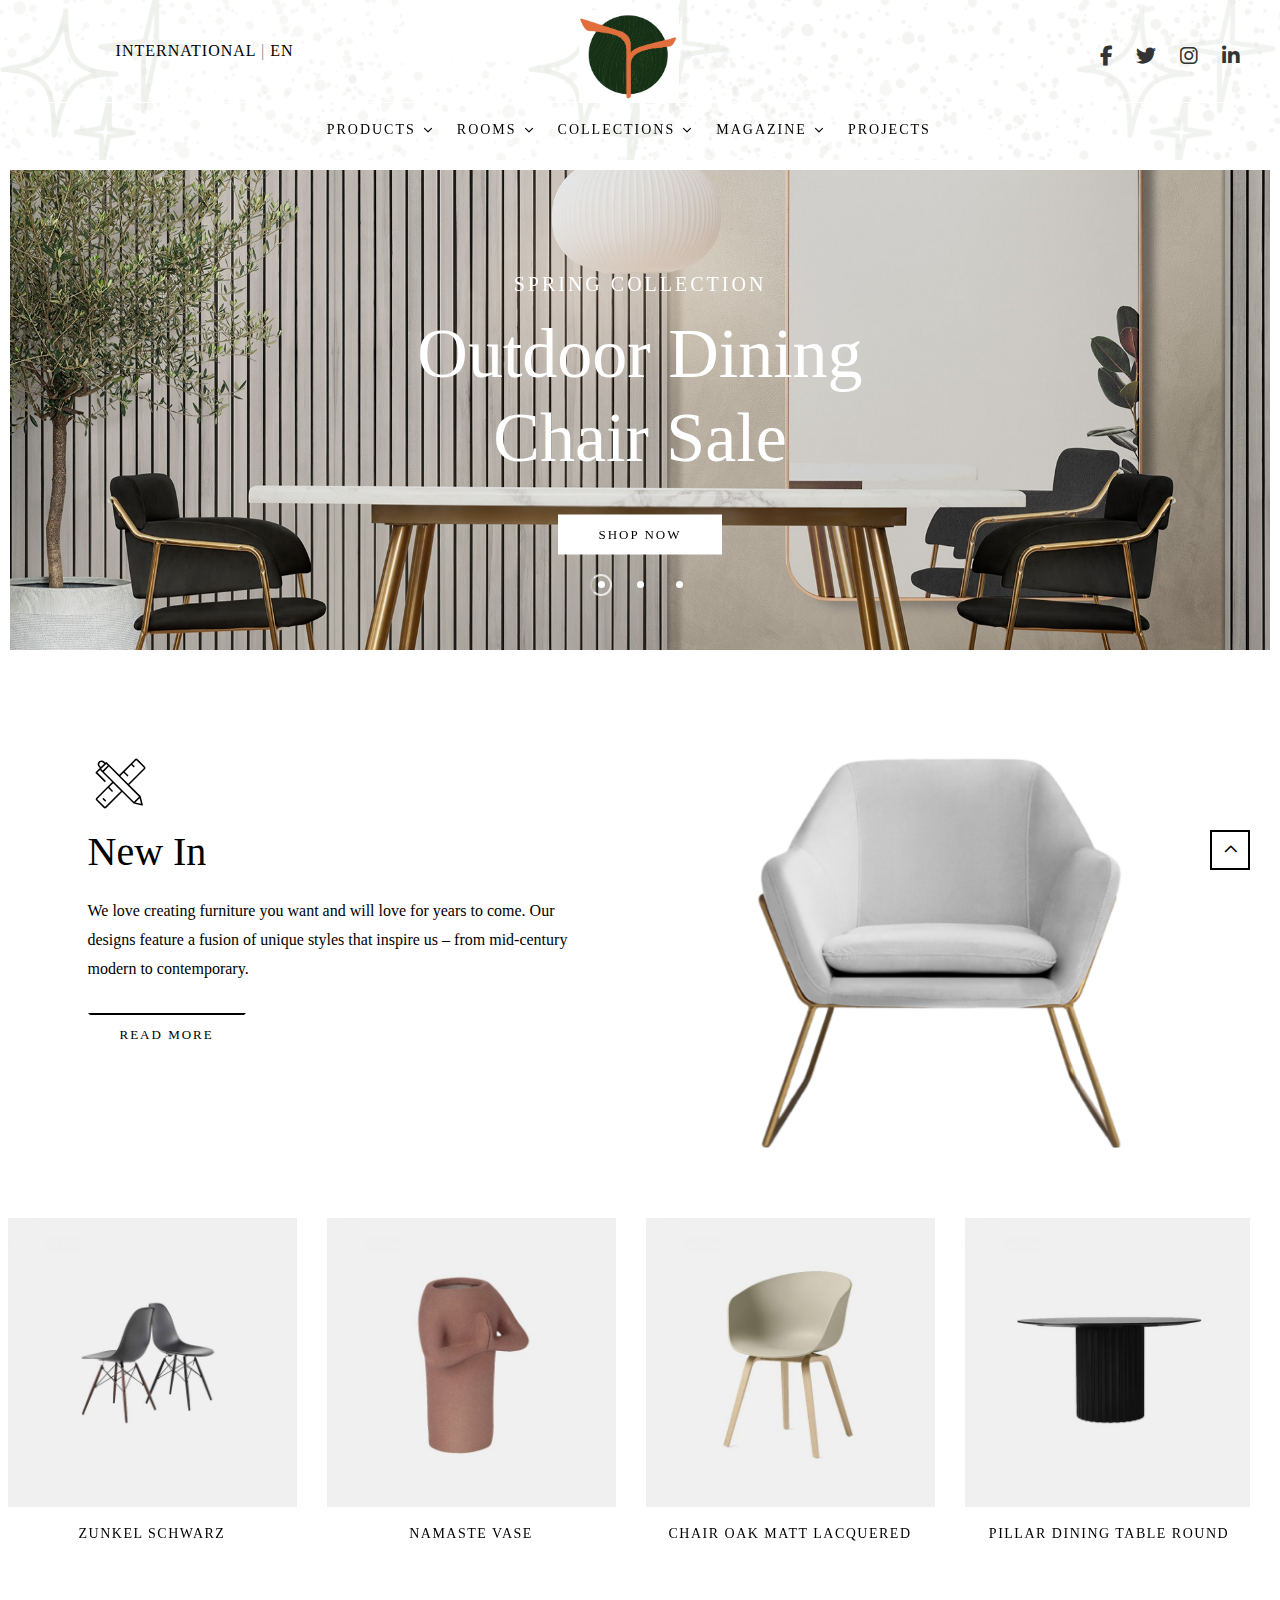
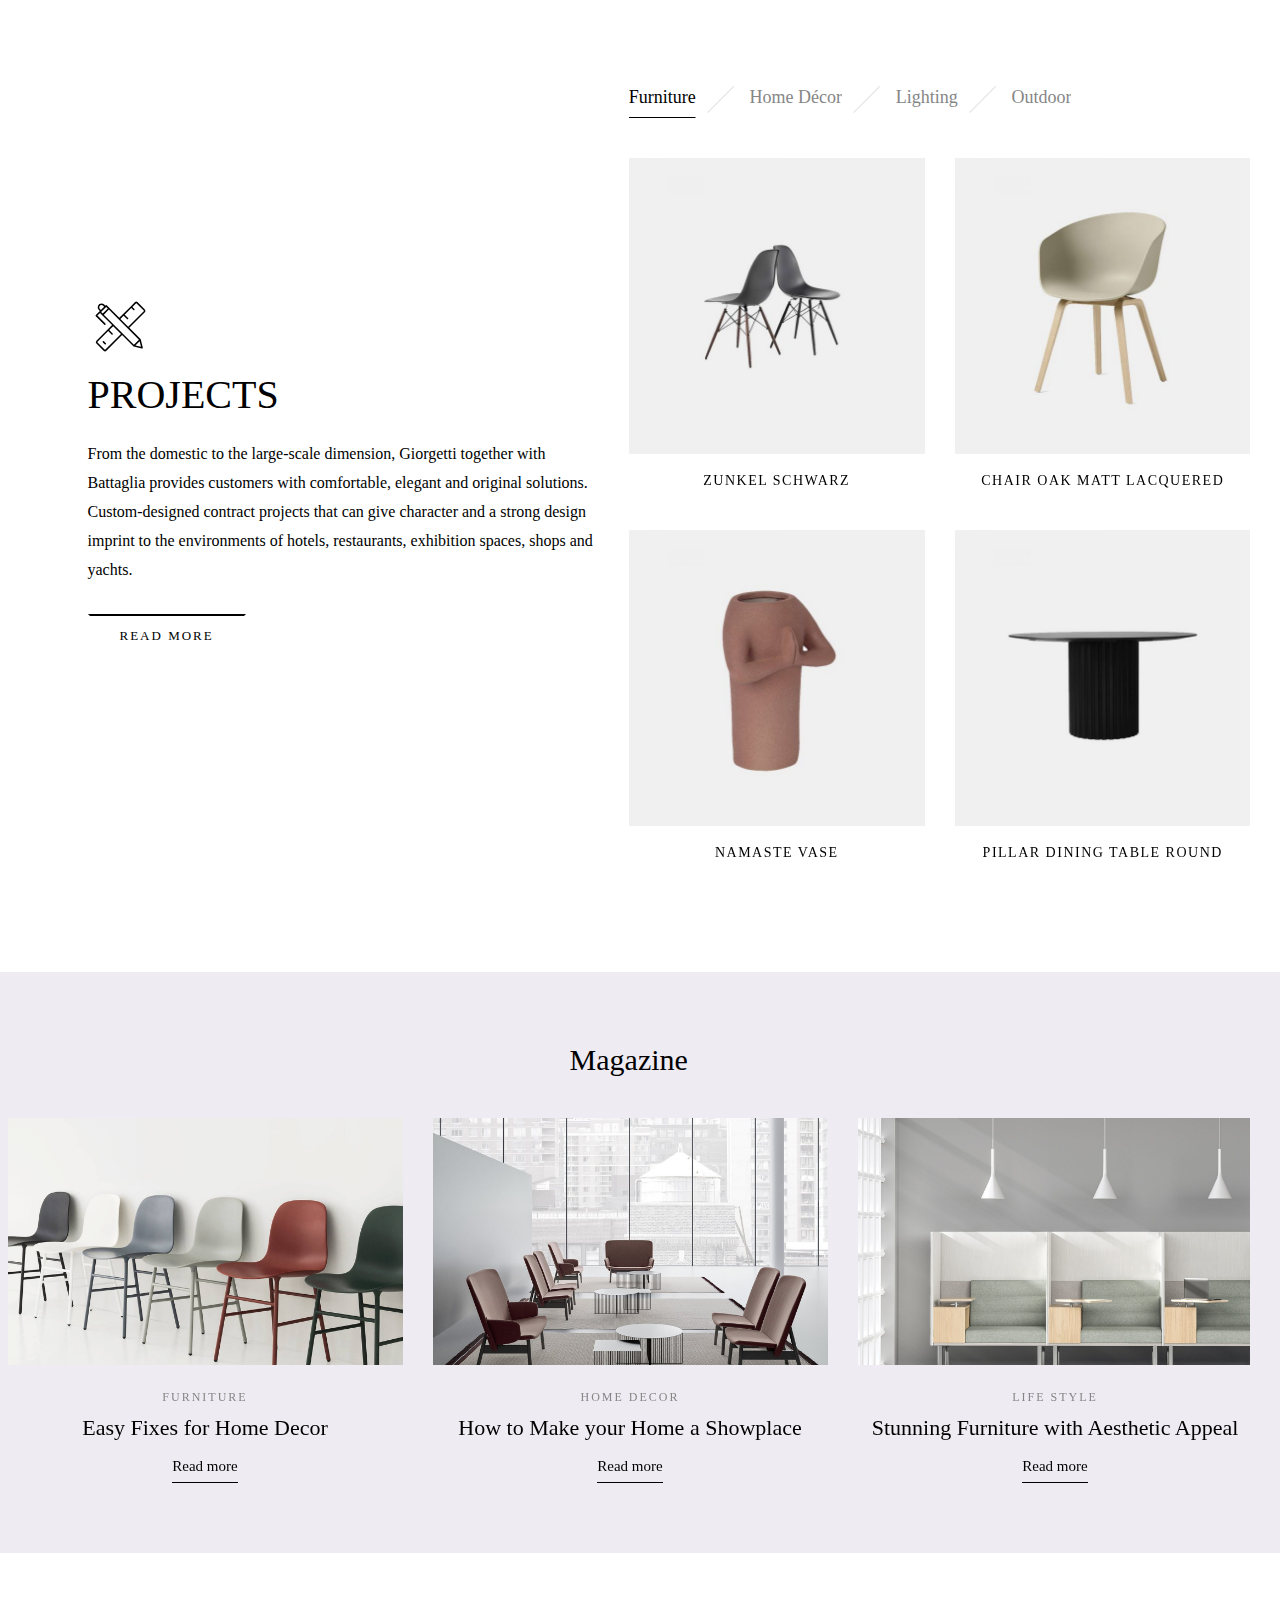
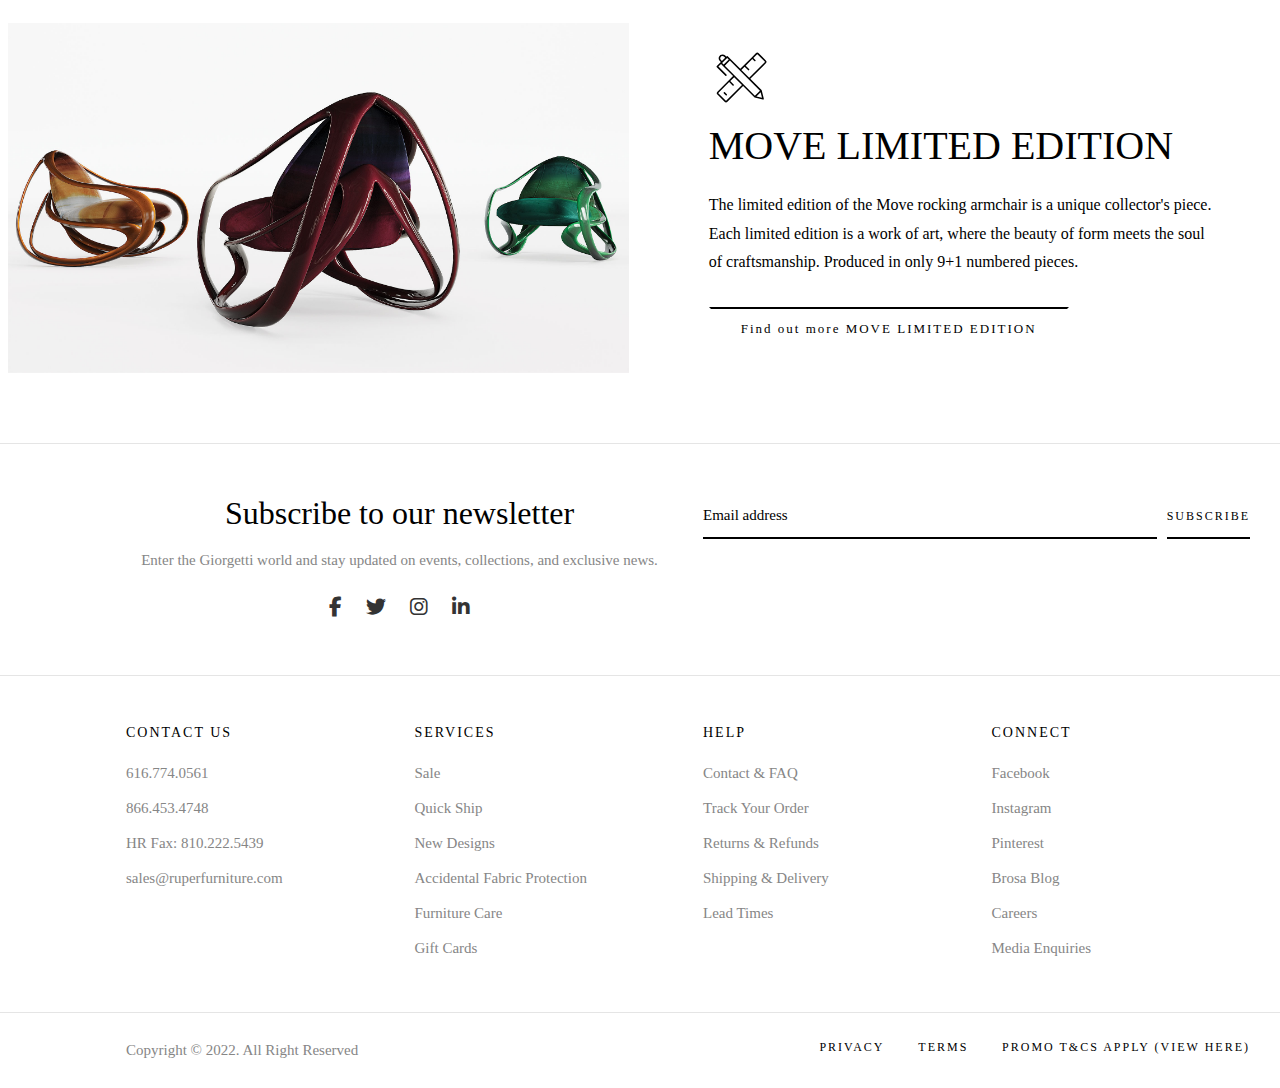
<file: index.html>
<!DOCTYPE html>
<html lang="en">

<head>
		<!-- Meta Data -->
		<meta charset="UTF-8">
		<meta http-equiv="X-UA-Compatible" content="IE=edge">
		<meta name="viewport" content="width=device-width, initial-scale=1">
		<title>Home | Thirteen Story</title>
		
		<!-- Favicon -->
		<link rel="shortcut icon" type="image/x-icon" href="media/favicon.png">
		
		<!-- Dependency Styles -->
		<link rel="stylesheet" href="libs/bootstrap/css/bootstrap.min.css" type="text/css">
		<link rel="stylesheet" href="libs/feather-font/css/iconfont.css" type="text/css">
		<link rel="stylesheet" href="libs/icomoon-font/css/icomoon.css" type="text/css">
		<link rel="stylesheet" href="libs/font-awesome/css/font-awesome.css" type="text/css">
		<link rel="stylesheet" href="libs/wpbingofont/css/wpbingofont.css" type="text/css">
		<link rel="stylesheet" href="libs/elegant-icons/css/elegant.css" type="text/css">
		<link rel="stylesheet" href="libs/slick/css/slick.css" type="text/css">
		<link rel="stylesheet" href="libs/slick/css/slick-theme.css" type="text/css">
		<link rel="stylesheet" href="libs/mmenu/css/mmenu.min.css" type="text/css">
		<link href="https://fonts.googleapis.com/css2?family=Josefin+Sans:wght@300;400;700&display=swap" rel="stylesheet">

		<link rel="stylesheet" href="https://cdnjs.cloudflare.com/ajax/libs/font-awesome/6.4.2/css/all.min.css">

		<!-- Site Stylesheet -->
		<link rel="stylesheet" href="assets/css/app.css" type="text/css">
		<link rel="stylesheet" href="assets/css/responsive.css" type="text/css">
		
		<!-- Google Web Fonts -->
		
	</head>
	
	<body class="home home-12 title-12">
		<div id="page" class="hfeed page-wrapper">
			<header id="site-header" class="site-header header-v4 color-white bg-black" style="background-image: url('img/bg1.png'); background-size: cover; background-position: center;">

				<div class="header-mobile">
					<div class="section-padding">
						<div class="section-container">
							<div class="row">
								<div class="col-xl-4 col-lg-4 col-md-4 col-sm-3 col-3 header-left">
									<div class="navbar-header">
										<button type="button" id="show-megamenu" class="navbar-toggle"></button>
									</div>
								</div>
								<div class="col-xl-4 col-lg-4 col-md-4 col-sm-6 col-6 header-center">
									<div class="site-logo">
										<a href="index12.html">
											<img width="400" height="79" src="assets/logo.png" alt="Ruper – Furniture HTML Theme" />
										</a>
									</div>
								</div>
								
							</div>
						</div>
					</div>

					<div class="header-mobile-fixed">
						<!-- Shop -->
						<div class="shop-page">
							<a href="shop-grid-left.html"><i class="wpb-icon-shop"></i></a>
						</div>

						<!-- Login -->
						<div class="my-account">
							<div class="login-header">
								<a href="page-my-account.html"><i class="wpb-icon-user"></i></a>
							</div>
						</div>

						<!-- Search -->
						<div class="search-box">
							<div class="search-toggle"><i class="wpb-icon-magnifying-glass"></i></div>
						</div>

						<!-- Wishlist -->
						<div class="wishlist-box">
							<a href="shop-wishlist.html"><i class="wpb-icon-heart"></i></a>
						</div>
					</div>
				</div>

				<div class="header-desktop">
					<div class="header-top">
						<div class="section-padding">
							<div class="section-container p-l-r">
								<div class="row">
									<div class="col-xl-4 col-lg-4 col-md-12 col-sm-12 col-12 d-flex justify-content-center align-items-center text-center header-left">
									    <div class="header-page-link">
									        <div class="language-switcher">
									            <span>
									                <a href="#">International</a> | <a href="#">EN</a>
									            </span>
									        </div>
									    </div>
									</div>


									<div class="col-xl-4 col-lg-4 col-md-12 col-sm-12 col-12 text-center header-center">
										<div class="site-logo">
											<a href="index12.html">
												<img width="400" height="79" src="assets/logo2.png" alt="Ruper – Furniture HTML Theme" />
											</a>
										</div>
									</div>

									<div class="col-xl-4 col-lg-4 col-md-12 col-sm-12 col-12 header-right">
										<div class="social-icons">
										    <a href="#" class="social-link"><i class="fa-brands fa-facebook-f"></i></a>
										    <a href="#" class="social-link"><i class="fa-brands fa-twitter"></i></a>
										    <a href="#" class="social-link"><i class="fa-brands fa-instagram"></i></a>
										    <a href="#" class="social-link"><i class="fa-brands fa-linkedin-in"></i></a>
										</div>

									</div>
								</div>
							</div>
						</div>
					</div>
					<div class="header-wrapper">
						<div class="section-padding">
							<div class="section-container p-l-r">
								<div class="row">
									<div class="col-xl-12 col-lg-12 col-md-12 col-sm-12 col-12 text-center">
										<div class="site-navigation">
											<nav id="main-navigation">
												<ul id="menu-main-menu" class="menu">
													<li class="level-0 menu-item menu-item-has-children mega-menu current-menu-item">
														<a href="index.html"><span class="menu-item-text">Products</span></a>
														
													</li>
													<li class="level-0 menu-item menu-item-has-children">
														<a href="shop-grid-left.html"><span class="menu-item-text">Rooms</span></a>
														
													</li>
													<li class="level-0 menu-item menu-item-has-children mega-menu mega-menu-fullwidth align-center">
														<a href="blog-grid-left.html"><span class="menu-item-text">Collections</span></a>
														
													</li>
													<li class="level-0 menu-item menu-item-has-children">
														<a href="#"><span class="menu-item-text">Magazine</span></a>
														
													</li>
													<li class="level-0 menu-item">
														<a href="page-contact.html"><span class="menu-item-text">Projects</span></a>
													</li>
												</ul>
											</nav>
										</div>
									</div>
								</div>
							</div>
						</div>
					</div>
				</div>
			</header>

			<div id="site-main" class="site-main">
				<div id="main-content" class="main-content">
					<div id="primary" class="content-area">
						<div id="content" class="site-content" role="main">
							<section class="section section-small-padding m-t-10 m-b-10">
								<!-- Block Sliders -->
								<div class="block block-sliders layout-12 color-white auto-height nav-center">
									<div class="slick-sliders" data-autoplay="false" data-dots="true" data-nav="false" data-columns4="1" data-columns3="1" data-columns2="1" data-columns1="1" data-columns1440="1" data-columns="1">
										<div class="item slick-slide">
											<div class="item-content">
												<div class="content-image">
													<img width="1920" height="1080" src="media/slider/33.jpg" alt="Image Slider">
												</div>
												<div class="item-info horizontal-center vertical-middle">
													<div class="content text-center">
														<div class="subtitle-slider">Spring Collection</div>
														<h2 class="title-slider">Outdoor Dining<br> Chair Sale </h2>
														<a class="button-slider button-white" href="shop-grid-left.html">SHOP NOW</a>
													</div>
												</div>
											</div>
										</div>
										<div class="item slick-slide">
											<div class="item-content">
												<div class="content-image">
													<img width="1920" height="1080" src="media/slider/32.jpg" alt="Image Slider">
												</div>
												<div class="item-info horizontal-center vertical-middle">
													<div class="content text-center">
														<div class="subtitle-slider">Spring Collection</div>
														<h2 class="title-slider">Summer <br>Collection 2022</h2>
														<a class="button-slider button-white" href="shop-grid-left.html">SHOP NOW</a>
													</div>
												</div>
											</div>
										</div>
										<div class="item slick-slide">
											<div class="item-content">
												<div class="content-image">
													<img width="1920" height="1080" src="media/slider/33.jpg" alt="Image Slider">
												</div>
												<div class="item-info horizontal-center vertical-middle">
													<div class="content text-center">
														<div class="subtitle-slider">Spring Collection</div>
														<h2 class="title-slider">Spring <br> Collection 2022</h2>
														<a class="button-slider button-white" href="shop-grid-left.html">SHOP NOW</a>
													</div>
												</div>
											</div>
										</div>
									</div>
								</div>
							</section>

							<section class="section section-padding m-b-70">
									<div class="section-container">
										<!-- Block Banners -->
										<div class="block block-banners banners-effect">
											<div class="block-widget-wrap">
												
												<div class="block-content">
													<div class="block-widget-banner layout-16 no-space">
														<div class="banners">
															<div class="row">
																<div class="col-md-6 banner-infor background-1">
																	<div class="banner-wrapper-infor">
																		<div class="info">
																			<div class="content">
																				<div class="banner-icon">
																					<svg xmlns="http://www.w3.org/2000/svg" xmlns:xlink="http://www.w3.org/1999/xlink" x="0" y="0" viewBox="0 0 512 512" style="enable-background:new 0 0 512 512" xml:space="preserve"><g><path xmlns="http://www.w3.org/2000/svg" d="m125.533 372.73a6 6 0 1 0 -8.484 8.486l14.821 14.821a6 6 0 1 0 8.484-8.486z" fill="" data-original="" style=""></path><path xmlns="http://www.w3.org/2000/svg" d="m128.675 241.7a6 6 0 0 0 8.484-8.485l-63.036-63.036 20.662-20.433 17.063 17.063 77.822 77.822-123.2 123.2a16 16 0 0 0 0 22.628l56.15 56.15a16.02 16.02 0 0 0 22.627 0l123.2-123.2 88.818 88.818a5.933 5.933 0 0 0 .83.678c.081.057.163.11.247.162a5.957 5.957 0 0 0 .806.425c.043.018.084.043.128.061a6.09 6.09 0 0 0 .8.257l64.1 15.793a6 6 0 0 0 7.261-7.261l-15.794-64.1a6.042 6.042 0 0 0 -.257-.8c-.018-.044-.043-.085-.062-.129a6 6 0 0 0 -.424-.805c-.052-.084-.106-.166-.163-.248a5.965 5.965 0 0 0 -.678-.83l-88.817-88.817 122.458-122.449a16 16 0 0 0 0-22.628l-56.15-56.151a16.019 16.019 0 0 0 -22.627 0l-32.188 32.187-90.267 90.268-99.037-99.04a6 6 0 0 0 -8.485 0l-2.936 2.936-8.126-8.262a29.823 29.823 0 0 0 -21.4-8.976h-.022a30.042 30.042 0 0 0 -21.241 51.285l8.319 8.317-32.14 31.789a6 6 0 0 0 -.024 8.509zm272.66 117.978-39.824 39.822-236.934-236.932 39.823-39.824zm-264.57 78.451a4.008 4.008 0 0 1 -5.659 0l-56.15-56.15a4 4 0 0 1 0-5.657l83.967-83.967 26.8 26.8a6 6 0 1 0 8.484-8.486l-26.8-26.8 30.751-30.75 61.808 61.807zm236.511-33.423 33.264-33.263 10.875 44.138zm-92.984-233.72 26.8 26.8a6 6 0 1 0 8.484-8.486l-26.8-26.8 52.2-52.2 15.861 15.861a6 6 0 1 0 8.484-8.485l-15.861-15.859 27.946-27.946a4.007 4.007 0 0 1 5.658 0l56.151 56.15a4.006 4.006 0 0 1 0 5.657l-122.454 122.455-61.808-61.808zm-124.376-56.727-39.824 39.824-12.728-12.728 39.824-39.824zm-62.207 3.041a18.042 18.042 0 0 1 12.757-30.8h.013a17.911 17.911 0 0 1 12.85 5.391l8.2 8.332-24.329 24.324-1.13 1.117z" fill="" data-original="" style=""></path></g></svg>
																				</div>
																				<a class="link-title" href="blog-grid-right.html">
																					<h3 class="title-banner">New In</h3>
																				</a>
																				<div class="banner-image-description">
																	 		 		We love creating furniture you want and will love for years to come. Our designs feature a fusion of unique styles that inspire us – from mid-century modern to contemporary. 
																				</div>
																				<a class="button button-outline" href="blog-grid-right.html">READ MORE</a>
																			</div>
																		</div>
																	</div>
																</div>
																<div class="col-md-6">
																	<div class="banner-image">
																		<a href="shop-grid-left.html">
																			<img src="img/img.png" alt="Banner Image">
																		</a>
																	</div>
																</div>
																
															</div>
														</div>
													</div>
												</div>
											</div>
										</div>
									</div>
								</section>

							<section class="section section-padding m-b-30">
								<div class="section-container">
									<!-- Block Products -->
									<div class="block block-products slider">
										<div class="block-widget-wrap">
											
											<div class="block-content">
												<div class="content-product-list slick-wrap">
													<div class="slick-sliders products-list grid" data-slidestoscroll="true" data-dots="false" data-nav="1" data-columns4="1" data-columns3="2" data-columns2="3" data-columns1="3" data-columns1440="4" data-columns="4">
														<div class="item-product slick-slide">
															<div class="items">
																<div class="products-entry clearfix product-wapper">
																	<div class="products-thumb">
																		
																		<div class="product-thumb-hover">
																			<a href="shop-details.html">
																				<img width="600" height="600" src="media/product/1.jpg" class="post-image" alt="">
																				<img width="600" height="600" src="media/product/1-2.jpg" class="hover-image back" alt="">
																			</a>
																		</div>		
																		
																	</div>
																	<div class="products-content">
																		<div class="contents text-center">
																			<h3 class="product-title"><a href="shop-details.html">Zunkel Schwarz</a></h3>
																			
																		</div>
																	</div>
																</div>
															</div>
														</div>

														<div class="item-product slick-slide">
															<div class="items">
																<div class="products-entry clearfix product-wapper">
																	<div class="products-thumb">
																		
																		<div class="product-thumb-hover">
																			<a href="shop-details.html">
																				<img width="600" height="600" src="media/product/2.jpg" class="post-image" alt="">
																				<img width="600" height="600" src="media/product/2-2.jpg" class="hover-image back" alt="">
																			</a>
																		</div>		
																		
																	</div>
																	<div class="products-content">
																		<div class="contents text-center">
																			<h3 class="product-title"><a href="shop-details.html">Namaste Vase</a></h3>
																			
																		</div>
																	</div>
																</div>
															</div>
														</div>

														<div class="item-product slick-slide">
															<div class="items">
																<div class="products-entry clearfix product-wapper">
																	<div class="products-thumb">
																		
																		<div class="product-thumb-hover">
																			<a href="shop-details.html">
																				<img width="600" height="600" src="media/product/3.jpg" class="post-image" alt="">
																				<img width="600" height="600" src="media/product/3-2.jpg" class="hover-image back" alt="">
																			</a>
																		</div>		
																		
																	</div>
																	<div class="products-content">
																		<div class="contents text-center">
																			<h3 class="product-title"><a href="shop-details.html">Chair Oak Matt Lacquered</a></h3>
																			
																		</div>
																	</div>
																</div>
															</div>
														</div>

														<div class="item-product slick-slide">
															<div class="items">
																<div class="products-entry clearfix product-wapper">
																	<div class="products-thumb">
																		
																		<div class="product-thumb-hover">
																			<a href="shop-details.html">
																				<img width="600" height="600" src="media/product/4.jpg" class="post-image" alt="">
																				<img width="600" height="600" src="media/product/4-2.jpg" class="hover-image back" alt="">
																			</a>
																		</div>		
																		
																	</div>
																	<div class="products-content">
																		<div class="contents text-center">
																			<h3 class="product-title"><a href="shop-details.html">Pillar Dining Table Round</a></h3>
																			
																		</div>
																	</div>
																</div>
															</div>
														</div>

														<div class="item-product slick-slide">
															<div class="items">
																<div class="products-entry clearfix product-wapper">
																	<div class="products-thumb">
																		
																		<div class="product-thumb-hover">
																			<a href="shop-details.html">
																				<img width="600" height="600" src="media/product/5.jpg" class="post-image" alt="">
																				<img width="600" height="600" src="media/product/5-2.jpg" class="hover-image back" alt="">
																			</a>
																		</div>
																		
																		
																	</div>
																	<div class="products-content">
																		<div class="contents text-center">
																			<h3 class="product-title"><a href="shop-details.html">Amp Pendant Light Large</a></h3>
																			<span class="price">
																				<del aria-hidden="true"><span>₹150.00</span></del> 
																				<ins><span>₹140.00</span></ins>
																			</span>
																		</div>
																	</div>
																</div>
															</div>
														</div>

													</div>
												</div>
											</div>
										</div>
									</div>
								</div>
							</section>
							
							<section class="section section-padding m-b-70">
									<div class="section-container">
										<!-- Block Banners -->
										<div class="block block-banners banners-effect">
											<div class="block-widget-wrap">
												
												<div class="block-content">
													<div class="block-widget-banner layout-16 no-space">
														<div class="banners">
															<div class="row">
																<div class="col-md-6 banner-infor background-1">
																	<div class="banner-wrapper-infor">
																		<div class="info">
																			<div class="content">
																				<div class="banner-icon">
																					<svg xmlns="http://www.w3.org/2000/svg" xmlns:xlink="http://www.w3.org/1999/xlink" x="0" y="0" viewBox="0 0 512 512" style="enable-background:new 0 0 512 512" xml:space="preserve"><g><path xmlns="http://www.w3.org/2000/svg" d="m125.533 372.73a6 6 0 1 0 -8.484 8.486l14.821 14.821a6 6 0 1 0 8.484-8.486z" fill="" data-original="" style=""></path><path xmlns="http://www.w3.org/2000/svg" d="m128.675 241.7a6 6 0 0 0 8.484-8.485l-63.036-63.036 20.662-20.433 17.063 17.063 77.822 77.822-123.2 123.2a16 16 0 0 0 0 22.628l56.15 56.15a16.02 16.02 0 0 0 22.627 0l123.2-123.2 88.818 88.818a5.933 5.933 0 0 0 .83.678c.081.057.163.11.247.162a5.957 5.957 0 0 0 .806.425c.043.018.084.043.128.061a6.09 6.09 0 0 0 .8.257l64.1 15.793a6 6 0 0 0 7.261-7.261l-15.794-64.1a6.042 6.042 0 0 0 -.257-.8c-.018-.044-.043-.085-.062-.129a6 6 0 0 0 -.424-.805c-.052-.084-.106-.166-.163-.248a5.965 5.965 0 0 0 -.678-.83l-88.817-88.817 122.458-122.449a16 16 0 0 0 0-22.628l-56.15-56.151a16.019 16.019 0 0 0 -22.627 0l-32.188 32.187-90.267 90.268-99.037-99.04a6 6 0 0 0 -8.485 0l-2.936 2.936-8.126-8.262a29.823 29.823 0 0 0 -21.4-8.976h-.022a30.042 30.042 0 0 0 -21.241 51.285l8.319 8.317-32.14 31.789a6 6 0 0 0 -.024 8.509zm272.66 117.978-39.824 39.822-236.934-236.932 39.823-39.824zm-264.57 78.451a4.008 4.008 0 0 1 -5.659 0l-56.15-56.15a4 4 0 0 1 0-5.657l83.967-83.967 26.8 26.8a6 6 0 1 0 8.484-8.486l-26.8-26.8 30.751-30.75 61.808 61.807zm236.511-33.423 33.264-33.263 10.875 44.138zm-92.984-233.72 26.8 26.8a6 6 0 1 0 8.484-8.486l-26.8-26.8 52.2-52.2 15.861 15.861a6 6 0 1 0 8.484-8.485l-15.861-15.859 27.946-27.946a4.007 4.007 0 0 1 5.658 0l56.151 56.15a4.006 4.006 0 0 1 0 5.657l-122.454 122.455-61.808-61.808zm-124.376-56.727-39.824 39.824-12.728-12.728 39.824-39.824zm-62.207 3.041a18.042 18.042 0 0 1 12.757-30.8h.013a17.911 17.911 0 0 1 12.85 5.391l8.2 8.332-24.329 24.324-1.13 1.117z" fill="" data-original="" style=""></path></g></svg>
																				</div>
																				<a class="link-title" href="blog-grid-right.html">
																					<h3 class="title-banner">PROJECTS</h3>
																				</a>
																				<div class="banner-image-description">
																	 		 		From the domestic to the large-scale dimension, Giorgetti together with Battaglia provides customers with comfortable, elegant and original solutions. Custom-designed contract projects that can give character and a strong design imprint to the environments of hotels, restaurants, exhibition spaces, shops and yachts.
																				</div>
																				<a class="button button-outline" href="blog-grid-right.html">READ MORE</a>
																			</div>
																		</div>
																	</div>
																</div>
																<div class="col-md-6">
												<div class="p-t-30">
													<!-- Block Products -->
													<div class="block block-products slide-two-rows">
														<ul class="nav nav-tabs align-left small-text" role="tablist">
															<li class="nav-item">
																<a class="nav-link active" data-toggle="tab" href="#furniture" role="tab">Furniture</a>
															</li>
															<li class="nav-item">
																<a class="nav-link" data-toggle="tab" href="#home-decor" role="tab">Home Décor</a>
															</li>
															<li class="nav-item">
																<a class="nav-link" data-toggle="tab" href="#lighting" role="tab">Lighting</a>
															</li>
															<li class="nav-item">
																<a class="nav-link" data-toggle="tab" href="#outdoor" role="tab">Outdoor</a>
															</li>
														</ul>
														<div class="tab-content">
															<div class="tab-pane fade show active" id="furniture" role="tabpanel">
																<div class="content-product-list slick-wrap">
																	<div class="slick-sliders products-list grid" data-slidestoscroll="true" data-item_row="2" data-dots="0" data-nav="0" data-columns4="2" data-columns3="2" data-columns2="2" data-columns1="2" data-columns1440="2" data-columns="2">
																		<div class="item-product slick-slide">
																			<div class="items">
																				<div class="products-entry clearfix product-wapper">
																					<div class="products-thumb">
																						
																						<div class="product-thumb-hover">
																							<a href="shop-details.html">
																								<img width="600" height="600" src="media/product/1.jpg" class="post-image" alt="">
																								<img width="600" height="600" src="media/product/1-2.jpg" class="hover-image back" alt="">
																							</a>
																						</div>		
																						
																					</div>
																					<div class="products-content">
																						<div class="contents text-center">
																							<h3 class="product-title"><a href="shop-details.html">Zunkel Schwarz</a></h3>
																							
																						</div>
																					</div>
																				</div>
																			</div>
																			<div class="items">
																				<div class="products-entry clearfix product-wapper">
																					<div class="products-thumb">
																						
																						<div class="product-thumb-hover">
																							<a href="shop-details.html">
																								<img width="600" height="600" src="media/product/2.jpg" class="post-image" alt="">
																								<img width="600" height="600" src="media/product/2-2.jpg" class="hover-image back" alt="">
																							</a>
																						</div>		
																						
																					</div>
																					<div class="products-content">
																						<div class="contents text-center">
																							<h3 class="product-title"><a href="shop-details.html">Namaste Vase</a></h3>
																							
																						</div>
																					</div>
																				</div>
																			</div>
																		</div>
																		<div class="item-product slick-slide">
																			<div class="items">
																				<div class="products-entry clearfix product-wapper">
																					<div class="products-thumb">
																						
																						<div class="product-thumb-hover">
																							<a href="shop-details.html">
																								<img width="600" height="600" src="media/product/3.jpg" class="post-image" alt="">
																								<img width="600" height="600" src="media/product/3-2.jpg" class="hover-image back" alt="">
																							</a>
																						</div>		
																						
																					</div>
																					<div class="products-content">
																						<div class="contents text-center">
																							<h3 class="product-title"><a href="shop-details.html">Chair Oak Matt Lacquered</a></h3>
																							
																						</div>
																					</div>
																				</div>
																			</div>
																			<div class="items">
																				<div class="products-entry clearfix product-wapper">
																					<div class="products-thumb">
																						
																						<div class="product-thumb-hover">
																							<a href="shop-details.html">
																								<img width="600" height="600" src="media/product/4.jpg" class="post-image" alt="">
																								<img width="600" height="600" src="media/product/4-2.jpg" class="hover-image back" alt="">
																							</a>
																						</div>		
																						
																					</div>
																					<div class="products-content">
																						<div class="contents text-center">
																							<h3 class="product-title"><a href="shop-details.html">Pillar Dining Table Round</a></h3>
																							
																						</div>
																					</div>
																				</div>
																			</div>
																		</div>
																		<div class="item-product slick-slide">
																			<div class="items">
																				<div class="products-entry clearfix product-wapper">
																					<div class="products-thumb">
																						
																						<div class="product-thumb-hover">
																							<a href="shop-details.html">
																								<img width="600" height="600" src="media/product/2.jpg" class="post-image" alt="">
																								<img width="600" height="600" src="media/product/2-2.jpg" class="hover-image back" alt="">
																							</a>
																						</div>		
																						
																					</div>
																					<div class="products-content">
																						<div class="contents text-center">
																							<h3 class="product-title"><a href="shop-details.html">Namaste Vase</a></h3>
																							
																						</div>
																					</div>
																				</div>
																			</div>
																			<div class="items">
																				<div class="products-entry clearfix product-wapper">
																					<div class="products-thumb">
																						
																						<div class="product-thumb-hover">
																							<a href="shop-details.html">
																								<img width="600" height="600" src="media/product/1.jpg" class="post-image" alt="">
																								<img width="600" height="600" src="media/product/1-2.jpg" class="hover-image back" alt="">
																							</a>
																						</div>		
																						
																					</div>
																					<div class="products-content">
																						<div class="contents text-center">
																							<h3 class="product-title"><a href="shop-details.html">Zunkel Schwarz</a></h3>
																							
																						</div>
																					</div>
																				</div>
																			</div>
																		</div>
																	</div>
																</div>
															</div>
															<div class="tab-pane fade" id="home-decor" role="tabpanel">
																<div class="content-product-list slick-wrap">
																	<div class="slick-sliders products-list grid" data-slidestoscroll="true" data-item_row="2" data-dots="0" data-nav="0" data-columns4="2" data-columns3="2" data-columns2="2" data-columns1="2" data-columns1440="2" data-columns="2">
																		<div class="item-product slick-slide">
																			<div class="items">
																				<div class="products-entry clearfix product-wapper">
																					<div class="products-thumb">
																						<div class="product-lable">
																							<div class="onsale">-7%</div>
																						</div>
																						<div class="product-thumb-hover">
																							<a href="shop-details.html">
																								<img width="600" height="600" src="media/product/5.jpg" class="post-image" alt="">
																								<img width="600" height="600" src="media/product/5-2.jpg" class="hover-image back" alt="">
																							</a>
																						</div>
																						
																						<div class="product-stock">    
																							<span class="stock">Out Of Stock</span>
																						</div>
																					</div>
																					<div class="products-content">
																						<div class="contents text-center">
																							<h3 class="product-title"><a href="shop-details.html">Amp Pendant Light Large</a></h3>
																							
																						</div>
																					</div>
																				</div>
																			</div>
																			<div class="items">
																				<div class="products-entry clearfix product-wapper">
																					<div class="products-thumb">
																						
																						<div class="product-thumb-hover">
																							<a href="shop-details.html">
																								<img width="600" height="600" src="media/product/3.jpg" class="post-image" alt="">
																								<img width="600" height="600" src="media/product/3-2.jpg" class="hover-image back" alt="">
																							</a>
																						</div>		
																						
																					</div>
																					<div class="products-content">
																						<div class="contents text-center">
																							<h3 class="product-title"><a href="shop-details.html">Chair Oak Matt Lacquered</a></h3>
																							
																						</div>
																					</div>
																				</div>
																			</div>
																		</div>
																		<div class="item-product slick-slide">
																			<div class="items">
																				<div class="products-entry clearfix product-wapper">
																					<div class="products-thumb">
																						
																						<div class="product-thumb-hover">
																							<a href="shop-details.html">
																								<img width="600" height="600" src="media/product/2.jpg" class="post-image" alt="">
																								<img width="600" height="600" src="media/product/2-2.jpg" class="hover-image back" alt="">
																							</a>
																						</div>		
																						
																					</div>
																					<div class="products-content">
																						<div class="contents text-center">
																							<h3 class="product-title"><a href="shop-details.html">Namaste Vase</a></h3>
																							
																						</div>
																					</div>
																				</div>
																			</div>
																			<div class="items">
																				<div class="products-entry clearfix product-wapper">
																					<div class="products-thumb">
																						<div class="product-lable">
																							<div class="onsale">-33%</div>
																						</div>
																						<div class="product-thumb-hover">
																							<a href="shop-details.html">
																								<img width="600" height="600" src="media/product/4.jpg" class="post-image" alt="">
																								<img width="600" height="600" src="media/product/4-2.jpg" class="hover-image back" alt="">
																							</a>
																						</div>		
																						
																					</div>
																					<div class="products-content">
																						<div class="contents text-center">
																							<h3 class="product-title"><a href="shop-details.html">Pillar Dining Table Round</a></h3>
																							
																						</div>
																					</div>
																				</div>
																			</div>
																		</div>
																		<div class="item-product slick-slide">
																			<div class="items">
																				<div class="products-entry clearfix product-wapper">
																					<div class="products-thumb">
																						
																						<div class="product-thumb-hover">
																							<a href="shop-details.html">
																								<img width="600" height="600" src="media/product/3.jpg" class="post-image" alt="">
																								<img width="600" height="600" src="media/product/3-2.jpg" class="hover-image back" alt="">
																							</a>
																						</div>		
																						
																					</div>
																					<div class="products-content">
																						<div class="contents text-center">
																							<h3 class="product-title"><a href="shop-details.html">Chair Oak Matt Lacquered</a></h3>
																							
																						</div>
																					</div>
																				</div>
																			</div>
																			<div class="items">
																				<div class="products-entry clearfix product-wapper">
																					<div class="products-thumb">
																						<div class="product-lable">
																							<div class="onsale">-7%</div>
																						</div>
																						<div class="product-thumb-hover">
																							<a href="shop-details.html">
																								<img width="600" height="600" src="media/product/5.jpg" class="post-image" alt="">
																								<img width="600" height="600" src="media/product/5-2.jpg" class="hover-image back" alt="">
																							</a>
																						</div>
																						
																						<div class="product-stock">    
																							<span class="stock">Out Of Stock</span>
																						</div>
																					</div>
																					<div class="products-content">
																						<div class="contents text-center">
																							<h3 class="product-title"><a href="shop-details.html">Amp Pendant Light Large</a></h3>
																							
																						</div>
																					</div>
																				</div>
																			</div>
																		</div>
																	</div>
																</div>
															</div>
															<div class="tab-pane fade" id="lighting" role="tabpanel">
																<div class="content-product-list slick-wrap">
																	<div class="slick-sliders products-list grid" data-slidestoscroll="true" data-item_row="2" data-dots="0" data-nav="0" data-columns4="2" data-columns3="2" data-columns2="2" data-columns1="2" data-columns1440="2" data-columns="2">
																		<div class="item-product slick-slide">
																			<div class="items">
																				<div class="products-entry clearfix product-wapper">
																					<div class="products-thumb">
																						<div class="product-lable">
																							<div class="onsale">-33%</div>
																						</div>
																						<div class="product-thumb-hover">
																							<a href="shop-details.html">
																								<img width="600" height="600" src="media/product/4.jpg" class="post-image" alt="">
																								<img width="600" height="600" src="media/product/4-2.jpg" class="hover-image back" alt="">
																							</a>
																						</div>		
																						
																					</div>
																					<div class="products-content">
																						<div class="contents text-center">
																							<h3 class="product-title"><a href="shop-details.html">Pillar Dining Table Round</a></h3>
																							<span class="price">
																								<del aria-hidden="true"><span>$150.00</span></del> 
																								<ins><span>$100.00</span></ins>
																							</span>
																						</div>
																					</div>
																				</div>
																			</div>
																			<div class="items">
																				<div class="products-entry clearfix product-wapper">
																					<div class="products-thumb">
																						
																						<div class="product-thumb-hover">
																							<a href="shop-details.html">
																								<img width="600" height="600" src="media/product/1.jpg" class="post-image" alt="">
																								<img width="600" height="600" src="media/product/1-2.jpg" class="hover-image back" alt="">
																							</a>
																						</div>		
																						
																					</div>
																					<div class="products-content">
																						<div class="contents text-center">
																							<h3 class="product-title"><a href="shop-details.html">Zunkel Schwarz</a></h3>
																							<span class="price">$100.00</span>
																						</div>
																					</div>
																				</div>
																			</div>
																		</div>
																		<div class="item-product slick-slide">
																			<div class="items">
																				<div class="products-entry clearfix product-wapper">
																					<div class="products-thumb">
																						
																						<div class="product-thumb-hover">
																							<a href="shop-details.html">
																								<img width="600" height="600" src="media/product/2.jpg" class="post-image" alt="">
																								<img width="600" height="600" src="media/product/2-2.jpg" class="hover-image back" alt="">
																							</a>
																						</div>		
																						
																					</div>
																					<div class="products-content">
																						<div class="contents text-center">
																							<h3 class="product-title"><a href="shop-details.html">Namaste Vase</a></h3>
																							
																						</div>
																					</div>
																				</div>
																			</div>
																			<div class="items">
																				<div class="products-entry clearfix product-wapper">
																					<div class="products-thumb">
																						
																						<div class="product-thumb-hover">
																							<a href="shop-details.html">
																								<img width="600" height="600" src="media/product/3.jpg" class="post-image" alt="">
																								<img width="600" height="600" src="media/product/3-2.jpg" class="hover-image back" alt="">
																							</a>
																						</div>		
																						
																					</div>
																					<div class="products-content">
																						<div class="contents text-center">
																							<h3 class="product-title"><a href="shop-details.html">Chair Oak Matt Lacquered</a></h3>
																							
																						</div>
																					</div>
																				</div>
																			</div>
																		</div>
																		<div class="item-product slick-slide">
																			<div class="items">
																				<div class="products-entry clearfix product-wapper">
																					<div class="products-thumb">
																						
																						<div class="product-thumb-hover">
																							<a href="shop-details.html">
																								<img width="600" height="600" src="media/product/1.jpg" class="post-image" alt="">
																								<img width="600" height="600" src="media/product/1-2.jpg" class="hover-image back" alt="">
																							</a>
																						</div>		
																						
																					</div>
																					<div class="products-content">
																						<div class="contents text-center">
																							<h3 class="product-title"><a href="shop-details.html">Zunkel Schwarz</a></h3>
																							<span class="price">$100.00</span>
																						</div>
																					</div>
																				</div>
																			</div>
																			<div class="items">
																				<div class="products-entry clearfix product-wapper">
																					<div class="products-thumb">
																						<div class="product-lable">
																							<div class="onsale">-33%</div>
																						</div>
																						<div class="product-thumb-hover">
																							<a href="shop-details.html">
																								<img width="600" height="600" src="media/product/4.jpg" class="post-image" alt="">
																								<img width="600" height="600" src="media/product/4-2.jpg" class="hover-image back" alt="">
																							</a>
																						</div>		
																						
																					</div>
																					<div class="products-content">
																						<div class="contents text-center">
																							<h3 class="product-title"><a href="shop-details.html">Pillar Dining Table Round</a></h3>
																							<span class="price">
																								<del aria-hidden="true"><span>$150.00</span></del> 
																								<ins><span>$100.00</span></ins>
																							</span>
																						</div>
																					</div>
																				</div>
																			</div>
																		</div>
																	</div>
																</div>
															</div>
															<div class="tab-pane fade" id="outdoor" role="tabpanel">
																<div class="content-product-list slick-wrap">
																	<div class="slick-sliders products-list grid" data-slidestoscroll="true" data-item_row="2" data-dots="0" data-nav="0" data-columns4="2" data-columns3="2" data-columns2="2" data-columns1="2" data-columns1440="2" data-columns="2">
																		<div class="item-product slick-slide">
																			<div class="items">
																				<div class="products-entry clearfix product-wapper">
																					<div class="products-thumb">
																						
																						<div class="product-thumb-hover">
																							<a href="shop-details.html">
																								<img width="600" height="600" src="media/product/1.jpg" class="post-image" alt="">
																								<img width="600" height="600" src="media/product/1-2.jpg" class="hover-image back" alt="">
																							</a>
																						</div>		
																						
																					</div>
																					<div class="products-content">
																						<div class="contents text-center">
																							<h3 class="product-title"><a href="shop-details.html">Zunkel Schwarz</a></h3>
																							
																						</div>
																					</div>
																				</div>
																			</div>
																			<div class="items">
																				<div class="products-entry clearfix product-wapper">
																					<div class="products-thumb">
																						
																						<div class="product-thumb-hover">
																							<a href="shop-details.html">
																								<img width="600" height="600" src="media/product/3.jpg" class="post-image" alt="">
																								<img width="600" height="600" src="media/product/3-2.jpg" class="hover-image back" alt="">
																							</a>
																						</div>		
																						
																					</div>
																					<div class="products-content">
																						<div class="contents text-center">
																							<h3 class="product-title"><a href="shop-details.html">Chair Oak Matt Lacquered</a></h3>
																							
																						</div>
																					</div>
																				</div>
																			</div>
																		</div>
																		<div class="item-product slick-slide">
																			<div class="items">
																				<div class="products-entry clearfix product-wapper">
																					<div class="products-thumb">
																						
																						<div class="product-thumb-hover">
																							<a href="shop-details.html">
																								<img width="600" height="600" src="media/product/2.jpg" class="post-image" alt="">
																								<img width="600" height="600" src="media/product/2-2.jpg" class="hover-image back" alt="">
																							</a>
																						</div>
																						
																					</div>
																					<div class="products-content">
																						<div class="contents text-center">
																							<h3 class="product-title"><a href="shop-details.html">Namaste Vase</a></h3>
																							
																						</div>
																					</div>
																				</div>
																			</div>
																			<div class="items">
																				<div class="products-entry clearfix product-wapper">
																					<div class="products-thumb">
																						<div class="product-lable">
																							<div class="onsale">-33%</div>
																						</div>
																						<div class="product-thumb-hover">
																							<a href="shop-details.html">
																								<img width="600" height="600" src="media/product/4.jpg" class="post-image" alt="">
																								<img width="600" height="600" src="media/product/4-2.jpg" class="hover-image back" alt="">
																							</a>
																						</div>		
																						
																					</div>
																					<div class="products-content">
																						<div class="contents text-center">
																							<h3 class="product-title"><a href="shop-details.html">Pillar Dining Table Round</a></h3>
																							
																						</div>
																					</div>
																				</div>
																			</div>
																		</div>
																		<div class="item-product slick-slide">
																			<div class="items">
																				<div class="products-entry clearfix product-wapper">
																					<div class="products-thumb">
																						
																						<div class="product-thumb-hover">
																							<a href="shop-details.html">
																								<img width="600" height="600" src="media/product/3.jpg" class="post-image" alt="">
																								<img width="600" height="600" src="media/product/3-2.jpg" class="hover-image back" alt="">
																							</a>
																						</div>		
																						
																					</div>
																					<div class="products-content">
																						<div class="contents text-center">
																							<h3 class="product-title"><a href="shop-details.html">Chair Oak Matt Lacquered</a></h3>
																							
																						</div>
																					</div>
																				</div>
																			</div>
																			<div class="items">
																				<div class="products-entry clearfix product-wapper">
																					<div class="products-thumb">
																						
																						<div class="product-thumb-hover">
																							<a href="shop-details.html">
																								<img width="600" height="600" src="media/product/1.jpg" class="post-image" alt="">
																								<img width="600" height="600" src="media/product/1-2.jpg" class="hover-image back" alt="">
																							</a>
																						</div>		
																						
																					</div>
																					<div class="products-content">
																						<div class="contents text-center">
																							<h3 class="product-title"><a href="shop-details.html">Zunkel Schwarz</a></h3>
																							
																						</div>
																					</div>
																				</div>
																			</div>
																		</div>
																	</div>
																</div>
															</div>
														</div>
													</div>
												</div>
											</div>
																
															</div>
														</div>
													</div>
												</div>
											</div>
										</div>
									</div>
								</section>



								<section class="section section-padding background-4 p-t-70 p-b-70 m-b-70">
								<div class="section-container">
									<!-- Block Posts -->
									<div class="block block-posts layout-2">
										<div class="block-widget-wrap">
											<div class="block-title"><h2>Magazine</h2></div>
											<div class="block-content">
												<div class="posts-wrap slick-wrap">
													<div class="slick-sliders" data-slidestoscroll="true" data-dots="0" data-nav="1" data-columns4="1" data-columns3="2" data-columns2="3" data-columns1="3" data-columns="3">
														<div class="post-grid post">	
															<div class="post-inner">
																<div class="post-image">
																	<a class="post-thumbnail" href="blog-details-right.html">
																		<img width="720" height="484" src="media/blog/1.jpg" alt="Easy Fixes for Home Decor">
																	</a>
																</div>
																<div class="post-content">
																	<div class="post-categories">
																		<a href="blog-grid-right.html">Furniture</a>
																	</div>
																	<h2 class="post-title">
																		<a href="blog-details-right.html">Easy Fixes for Home Decor</a>
																	</h2>
																	<div class="btn-read-more">
																		<a class="read-more btn-underline center" href="blog-details-right.html">Read more</a>
																	</div>
																</div>
															</div>
														</div>
														<div class="post-grid post">	
															<div class="post-inner">
																<div class="post-image">
																	<a class="post-thumbnail" href="blog-details-right.html">
																		<img width="720" height="484" src="media/blog/2.jpg" alt="How to Make your Home a Showplace">
																	</a>
																</div>
																<div class="post-content">
																	<div class="post-categories">
																		<a href="blog-grid-right.html">Home Decor</a>
																	</div>
																	<h2 class="post-title">
																		<a href="blog-details-right.html">How to Make your Home a Showplace</a>
																	</h2>
																	<div class="btn-read-more">
																		<a class="read-more btn-underline center" href="blog-details-right.html">Read more</a>
																	</div>
																</div>
															</div>
														</div>
														<div class="post-grid post">	
															<div class="post-inner">
																<div class="post-image">
																	<a class="post-thumbnail" href="blog-details-right.html">
																		<img width="720" height="484" src="media/blog/3.jpg" alt="Stunning Furniture with Aesthetic Appeal">
																	</a>
																</div>
																<div class="post-content">
																	<div class="post-categories">
																		<a href="blog-grid-right.html">Life Style</a>
																	</div>
																	<h2 class="post-title">
																		<a href="blog-details-right.html">Stunning Furniture with Aesthetic Appeal</a>
																	</h2>
																	<div class="btn-read-more">
																		<a class="read-more btn-underline center" href="blog-details-right.html">Read more</a>
																	</div>
																</div>
															</div>
														</div>
														<div class="post-grid post">	
															<div class="post-inner">
																<div class="post-image">
																	<a class="post-thumbnail" href="blog-details-right.html">
																		<img width="720" height="484" src="media/blog/4.jpg" alt="How to Choose the Right Sectional Sofa">
																	</a>
																</div>
																<div class="post-content">
																	<div class="post-categories">
																		<a href="blog-grid-right.html">Office</a>
																	</div>
																	<h2 class="post-title">
																		<a href="blog-details-right.html">How to Choose the Right Sectional Sofa</a>
																	</h2>
																	<div class="btn-read-more">
																		<a class="read-more btn-underline center" href="blog-details-right.html">Read more</a>
																	</div>
																</div>
															</div>
														</div>
													</div>
												</div>
											</div>
										</div>
									</div>
								</div>
							</section>

							<section class="section section-padding m-b-70">
									<div class="section-container">
										<!-- Block Banners -->
										<div class="block block-banners banners-effect">
											<div class="block-widget-wrap">
												
												<div class="block-content">
													<div class="block-widget-banner layout-16 no-space">
														<div class="banners">
															<div class="row">
																<div class="col-md-6">
																	<div class="banner-image">
																		<a href="shop-grid-left.html">
																			<img src="img/img2.jpg" alt="Banner Image">
																		</a>
																	</div>
																</div>
																<div class="col-md-6 banner-infor background-1">
																	<div class="banner-wrapper-infor">
																		<div class="info">
																			<div class="content">
																				<div class="banner-icon">
																					<svg xmlns="http://www.w3.org/2000/svg" xmlns:xlink="http://www.w3.org/1999/xlink" x="0" y="0" viewBox="0 0 512 512" style="enable-background:new 0 0 512 512" xml:space="preserve"><g><path xmlns="http://www.w3.org/2000/svg" d="m125.533 372.73a6 6 0 1 0 -8.484 8.486l14.821 14.821a6 6 0 1 0 8.484-8.486z" fill="" data-original="" style=""></path><path xmlns="http://www.w3.org/2000/svg" d="m128.675 241.7a6 6 0 0 0 8.484-8.485l-63.036-63.036 20.662-20.433 17.063 17.063 77.822 77.822-123.2 123.2a16 16 0 0 0 0 22.628l56.15 56.15a16.02 16.02 0 0 0 22.627 0l123.2-123.2 88.818 88.818a5.933 5.933 0 0 0 .83.678c.081.057.163.11.247.162a5.957 5.957 0 0 0 .806.425c.043.018.084.043.128.061a6.09 6.09 0 0 0 .8.257l64.1 15.793a6 6 0 0 0 7.261-7.261l-15.794-64.1a6.042 6.042 0 0 0 -.257-.8c-.018-.044-.043-.085-.062-.129a6 6 0 0 0 -.424-.805c-.052-.084-.106-.166-.163-.248a5.965 5.965 0 0 0 -.678-.83l-88.817-88.817 122.458-122.449a16 16 0 0 0 0-22.628l-56.15-56.151a16.019 16.019 0 0 0 -22.627 0l-32.188 32.187-90.267 90.268-99.037-99.04a6 6 0 0 0 -8.485 0l-2.936 2.936-8.126-8.262a29.823 29.823 0 0 0 -21.4-8.976h-.022a30.042 30.042 0 0 0 -21.241 51.285l8.319 8.317-32.14 31.789a6 6 0 0 0 -.024 8.509zm272.66 117.978-39.824 39.822-236.934-236.932 39.823-39.824zm-264.57 78.451a4.008 4.008 0 0 1 -5.659 0l-56.15-56.15a4 4 0 0 1 0-5.657l83.967-83.967 26.8 26.8a6 6 0 1 0 8.484-8.486l-26.8-26.8 30.751-30.75 61.808 61.807zm236.511-33.423 33.264-33.263 10.875 44.138zm-92.984-233.72 26.8 26.8a6 6 0 1 0 8.484-8.486l-26.8-26.8 52.2-52.2 15.861 15.861a6 6 0 1 0 8.484-8.485l-15.861-15.859 27.946-27.946a4.007 4.007 0 0 1 5.658 0l56.151 56.15a4.006 4.006 0 0 1 0 5.657l-122.454 122.455-61.808-61.808zm-124.376-56.727-39.824 39.824-12.728-12.728 39.824-39.824zm-62.207 3.041a18.042 18.042 0 0 1 12.757-30.8h.013a17.911 17.911 0 0 1 12.85 5.391l8.2 8.332-24.329 24.324-1.13 1.117z" fill="" data-original="" style=""></path></g></svg>
																				</div>
																				<a class="link-title" href="blog-grid-right.html">
																					<h3 class="title-banner">MOVE LIMITED EDITION</h3>
																				</a>
																				<div class="banner-image-description">
																	 		 		The limited edition of the Move rocking armchair is a unique collector's piece. Each limited edition is a work of art, where the beauty of form meets the soul of craftsmanship. Produced in only 9+1 numbered pieces.
																				</div>
																				<a class="button button-outline" href="blog-grid-right.html">Find out more MOVE LIMITED EDITION</a>
																			</div>
																		</div>
																	</div>
																</div>
																
																
															</div>
														</div>
													</div>
												</div>
											</div>
										</div>
									</div>
								</section>


							
							
						</div><!-- #content -->
					</div><!-- #primary -->
				</div><!-- #main-content -->
			</div>

			<footer id="site-footer" class="site-footer small-space">
				<div class="footer-top">
					<div class="section-padding padding-1">
						<div class="section-container">
							<div class="block block-newsletter layout-2">
								<div class="block-widget-wrap">
									<div class="row">
										<div class="col-md-6">
										    <div class="newsletter-title-wrap text-center">
										        <h2 class="newsletter-title">Subscribe to our newsletter</h2>
										        <div class="newsletter-text">
										            Enter the Giorgetti world and stay updated on events, collections, and exclusive news.
										        </div>
										        <!-- Social Icons -->
										       <div class="social-icons mt-3">
												    <a href="#" class="social-link"><i class="fa-brands fa-facebook-f"></i></a>
												    <a href="#" class="social-link"><i class="fa-brands fa-twitter"></i></a>
												    <a href="#" class="social-link"><i class="fa-brands fa-instagram"></i></a>
												    <a href="#" class="social-link"><i class="fa-brands fa-linkedin-in"></i></a>
												</div>

										    </div>
										</div>


										<div class="col-md-6">
											<form action="#" method="post" class="newsletter-form">
												<input type="email" name="your-email" value="" size="40" placeholder="Email address">
												<span class="btn-submit">
													<input type="submit" value="SUBSCRIBE">
												</span>
											</form>
										</div>
									</div>
								</div>
							</div>
						</div>
					</div>
				</div>
				<div class="footer">
					<div class="section-padding padding-1">
						<div class="section-container">
							<div class="block-widget-wrap">
								<div class="row">
									<div class="col-lg-3 col-md-6 col-6">
										<div class="block block-menu">
											<h2 class="block-title">Contact Us</h2>
											<div class="block-content">
												<ul>
													<li>
														<a href="page-contact.html">616.774.0561</a>
													</li>
													<li>
														<a href="page-contact.html">866.453.4748</a>
													</li>
													<li>
														<a href="page-contact.html">HR Fax: 810.222.5439</a>
													</li>
													<li>
														<a href="page-contact.html">sales@ruperfurniture.com</a>
													</li>
												</ul>
											</div>
										</div>
									</div>
									<div class="col-lg-3 col-md-6 col-6">
										<div class="block block-menu">
											<h2 class="block-title">Services</h2>
											<div class="block-content">
												<ul>
													<li>
														<a href="page-about.html">Sale</a>
													</li>
													<li>
														<a href="page-about.html">Quick Ship</a>
													</li>
													<li>
														<a href="page-about.html">New Designs</a>
													</li>
													<li>
														<a href="page-about.html">Accidental Fabric Protection</a>
													</li>
													<li>
														<a href="page-about.html">Furniture Care</a>
													</li>
													<li>
														<a href="page-about.html">Gift Cards</a>
													</li>
												</ul>
											</div>
										</div>
									</div>
									<div class="col-lg-3 col-md-6 col-6">
										<div class="block block-menu">
											<h2 class="block-title">Help</h2>
											<div class="block-content">
												<ul>
													<li>
														<a href="page-faq.html">Contact & FAQ</a>
													</li>
													<li>
														<a href="page-faq.html">Track Your Order</a>
													</li>
													<li>
														<a href="page-faq.html">Returns & Refunds</a>
													</li>
													<li>
														<a href="page-faq.html">Shipping & Delivery</a>
													</li>
													<li>
														<a href="page-faq.html">Lead Times</a>
													</li>
												</ul>
											</div>
										</div>
									</div>
									<div class="col-lg-3 col-md-6 col-6">
										<div class="block block-menu">
											<h2 class="block-title">Connect</h2>
											<div class="block-content">
												<ul>
													<li>
														<a href="#">Facebook</a>
													</li>
													<li>
														<a href="#">Instagram</a>
													</li>
													<li>
														<a href="#">Pinterest</a>
													</li>
													<li>
														<a href="#">Brosa Blog</a>
													</li>
													<li>
														<a href="#">Careers</a>
													</li>
													<li>
														<a href="#">Media Enquiries</a>
													</li>
												</ul>
											</div>
										</div>
									</div>
									
								</div>
							</div>
						</div>
					</div>
				</div>
				<div class="footer-bottom">
					<div class="section-padding padding-1">
						<div class="section-container">
							<div class="block-widget-wrap">
								<div class="row">
									<div class="col-md-6">
										<div class="footer-left">
											<p class="copyright">Copyright © 2022. All Right Reserved</p>
										</div>
									</div>
									<div class="col-md-6">
										<div class="footer-right">
											<div class="block block-menu">
												<div class="block-content">
													<ul>
														<li>
															<a href="page-about.html">Privacy</a>
														</li>
														<li>
															<a href="page-about.html">Terms</a>
														</li>
														<li>
															<a href="page-about.html">Promo T&Cs Apply (view here)</a>
														</li>
													</ul>
												</div>
											</div>
										</div>
									</div>
								</div>
							</div>
						</div>
					</div>
				</div>
			</footer>
		</div>

		<!-- Back Top button -->
		<div class="back-top button-show">
			<i class="arrow_carrot-up"></i>
		</div>

		<!-- Search -->
		<div class="search-overlay">
			<div class="close-search"></div>
			<div class="wrapper-search">
				<form role="search" method="get" class="search-from ajax-search" action="#">
					<div class="search-box">
						<button id="searchsubmit" class="btn" type="submit">
							<i class="icon-search"></i>
						</button>
						<input id="myInput" type="text" autocomplete="off" value="" name="s" class="input-search s" placeholder="Search...">
						<div class="search-top">
							<div class="close-search">Cancel</div>
						</div>
						<div class="content-menu_search">
							<label>Suggested</label>
							<ul id="menu_search" class="menu">
								<li><a href="#">Furniture</a></li>
								<li><a href="#">Home Décor</a></li>
								<li><a href="#">Industrial</a></li>
								<li><a href="#">Kitchen</a></li>
							</ul>			
						</div>
					</div>
				</form>	
			</div>	
		</div>

		<!-- Wishlist -->
		<div class="wishlist-popup">
			<div class="wishlist-popup-inner">
                <div class="wishlist-popup-content">
                    <div class="wishlist-popup-content-top">
                        <span class="wishlist-name">Wishlist</span>
						<span class="wishlist-count-wrapper"><span class="wishlist-count">2</span></span>                                
						<span class="wishlist-popup-close"></span>
                    </div>
                    <div class="wishlist-popup-content-mid">
						<table class="wishlist-items">                        
							<tbody>
								<tr class="wishlist-item">
									<td class="wishlist-item-remove"><span></span></td>
									<td class="wishlist-item-image">
                                    	<a href="shop-details.html">
											<img width="600" height="600" src="media/product/3.jpg" alt="">                                        
										</a>
		                       		</td>
			                        <td class="wishlist-item-info">
										<div class="wishlist-item-name">
											<a href="shop-details.html">Chair Oak Matt Lacquered</a>
										</div>
										<div class="wishlist-item-price">
											<span>₹150.00</span>
										</div>
										<div class="wishlist-item-time">June 4, 2022</div>                                
									</td>
			                        <td class="wishlist-item-actions">
			                            <div class="wishlist-item-stock">
											In stock 
										</div>
			                            <div class="wishlist-item-add">
											<div data-title="Add to cart">
												<a rel="nofollow" href="#" class="button">Add to cart</a>
											</div>
										</div>
	                                </td>
								</tr>
								<tr class="wishlist-item">
									<td class="wishlist-item-remove"><span></span></td>
									<td class="wishlist-item-image">
                                    	<a href="shop-details.html">
											<img width="600" height="600" src="media/product/4.jpg" alt="">                                        
										</a>
		                       		</td>
			                        <td class="wishlist-item-info">
										<div class="wishlist-item-name">
											<a href="shop-details.html">Pillar Dining Table Round</a>
										</div>
										<div class="wishlist-item-price">
											<del aria-hidden="true"><span>₹150.00</span></del> 
											<ins><span>₹100.00</span></ins>
										</div>
										<div class="wishlist-item-time">June 4, 2022</div>                                
									</td>
			                        <td class="wishlist-item-actions">
			                            <div class="wishlist-item-stock">
											In stock 
										</div>
			                            <div class="wishlist-item-add">
											<div data-title="Add to cart">
												<a rel="nofollow" href="#" class="button">Add to cart</a>
											</div>
										</div>
	                                </td>
								</tr>
							</tbody>
						</table>
					</div>
                    <div class="wishlist-popup-content-bot">
                        <div class="wishlist-popup-content-bot-inner">
                            <a class="wishlist-page" href="shop-wishlist.html">
								Open wishlist page                                    
							</a>
                            <span class="wishlist-continue" data-url="">
                                Continue shopping                                        
                            </span>
                        </div>
                        <div class="wishlist-notice wishlist-notice-show">Added to the wishlist!</div>
                    </div>
                </div>
            </div>
		</div>

		<!-- Compare -->
		<div class="compare-popup">
		    <div class="compare-popup-inner">
		        <div class="compare-table">
		            <div class="compare-table-inner">
                    	<a href="#" id="compare-table-close" class="compare-table-close">
                    		<span class="compare-table-close-icon"></span>
                    	</a>
                    	<div class="compare-table-items">
                    		<table id="product-table" class="product-table">
                    			<thead>
                    				<tr>
                    					<th>
                    						<a href="#" class="compare-table-settings">Settings</a>
                    					</th>
                    					<th>
                    						<a href="shop-details.html">Chair Oak Matt Lacquered</a> <span class="remove">remove</span>
                    					</th>
                    					<th>
                    						<a href="shop-details.html">Zunkel Schwarz</a> <span class="remove">remove</span>
                    					</th>
                    					<th>
                    						<a href="shop-details.html">Namaste Vase</a> <span class="remove">remove</span>
                    					</th>
                    				</tr>
                    			</thead>
                    			<tbody>
                    				<tr class="tr-image">
                    					<td class="td-label">Image</td>
                    					<td>
                    						<a href="shop-details.html">
                    							<img width="600" height="600" src="media/product/3.jpg" alt="">
                    						</a>
                    					</td>
                    					<td>
                    						<a href="shop-details.html">
                    							<img width="600" height="600" src="media/product/1.jpg" alt="">
                    						</a>
                    					</td>
                    					<td>
                    						<a href="shop-details.html">
                    							<img width="600" height="600" src="media/product/2.jpg" alt="">
                    						</a>
                    					</td>
                    				</tr>
                    				<tr class="tr-sku">
                    					<td class="td-label">SKU</td>
                    					<td>VN00189</td>
                    					<td></td>
                    					<td>D1116</td>
                    				</tr>
                    				<tr class="tr-rating">
                    					<td class="td-label">Rating</td>
                    					<td>
                    						<div class="star-rating">
                    							<span style="width:80%"></span>
                    						</div>
                    					</td>
                    					<td>
                    						<div class="star-rating">
                    							<span style="width:100%"></span>
                    						</div>
                    					</td>
                    					<td></td>
                    				</tr>
                    				<tr class="tr-price">
                    					<td class="td-label">Price</td>
                    					<td><span class="amount">₹150.00</span></td>
                    					<td><del><span class="amount">₹150.00</span></del> <ins><span class="amount">₹100.00</span></ins></td>
                    					<td><span class="amount">₹200.00</span></td>
                    				</tr>
                    				<tr class="tr-add-to-cart">
                    					<td class="td-label">Add to cart</td>
                    					<td>
                    						<div data-title="Add to cart">
                    							<a href="#" class="button">Add to cart</a>
                    						</div>
                    					</td>
                    					<td>
                    						<div data-title="Add to cart">
                    							<a href="#" class="button">Add to cart</a>
                    						</div>
                    					</td>
                    					<td>
                    						<div data-title="Add to cart">
                    							<a href="#" class="button">Add to cart</a>
                    						</div>
                    					</td>
                    				</tr>
                    				<tr class="tr-description">
                    					<td class="td-label">Description</td>
                    					<td>Phasellus sed volutpat orci. Fusce eget lore mauris vehicula elementum gravida nec dui. Aenean aliquam varius ipsum, non ultricies tellus sodales eu. Donec dignissim viverra nunc, ut aliquet magna posuere eget.</td>
                    					<td>Lorem ipsum dolor sit amet, consectetur adipiscing elit, sed do eiusmod tempor incididunt ut labore et dolore magna aliqua. Ut enim ad minim veniam, quis nostrud exercitation ullamco laboris nisi ut aliquip ex ea commodo consequat. Duis aute irure dolor in reprehenderit in voluptate velit esse cillum dolore eu fugiat nulla pariatur.</td>
                    					<td>The EcoSmart Fleece Hoodie full-zip hooded jacket provides medium weight fleece comfort all year around. Feel better in this sweatshirt because Hanes keeps plastic bottles of landfills by using recycled polyester.7.8 ounce fleece sweatshirt made with up to 5 percent polyester created from recycled plastic.</td>
                    				</tr>
                    				<tr class="tr-content">
                    					<td class="td-label">Content</td>
                    					<td>Lorem ipsum dolor sit amet, consectetur adipisicing elit, sed do eiusmod tempor incididunt ut labore et dolore magna aliqua. Ut enim ad minim veniam, quis nostrud exercitation ullamco laboris nisi ut aliquip ex ea commodo consequat. Duis aute irure dolor in reprehenderit in voluptate velit esse cillum dolore eu fugiat nulla pariatur. Excepteur sint occaecat cupidatat non proident, sunt in culpa qui officia deserunt mollit anim id est laborum. Sed ut perspiciatis unde omnis iste natus error sit voluptatem accusantium doloremque laudantium, totam rem aperiam, eaque ipsa quae ab illo inventore veritatis et quasi architecto beatae vitae dicta sunt explicabo. Nemo enim ipsam voluptatem quia voluptas sit aspernatur aut odit aut fugit, sed quia consequuntur magni dolores eos qui ratione voluptatem sequi nesciunt. Neque porro quisquam est, qui dolorem ipsum quia dolor sit amet, consectetur, adipisci velit, sed quia non numquam eius modi tempora incidunt ut labore et dolore magnam aliquam quaerat voluptatem.</td>
                    					<td>Lorem ipsum dolor sit amet, consectetur adipisicing elit, sed do eiusmod tempor incididunt ut labore et dolore magna aliqua. Ut enim ad minim veniam, quis nostrud exercitation ullamco laboris nisi ut aliquip ex ea commodo consequat. Duis aute irure dolor in reprehenderit in voluptate velit esse cillum dolore eu fugiat nulla pariatur. Excepteur sint occaecat cupidatat non proident, sunt in culpa qui officia deserunt mollit anim id est laborum. Sed ut perspiciatis unde omnis iste natus error sit voluptatem accusantium doloremque laudantium, totam rem aperiam, eaque ipsa quae ab illo inventore veritatis et quasi architecto beatae vitae dicta sunt explicabo. Nemo enim ipsam voluptatem quia voluptas sit aspernatur aut odit aut fugit, sed quia consequuntur magni dolores eos qui ratione voluptatem sequi nesciunt. Neque porro quisquam est, qui dolorem ipsum quia dolor sit amet, consectetur, adipisci velit, sed quia non numquam eius modi tempora incidunt ut labore et dolore magnam aliquam quaerat voluptatem.</td>
                    					<td>Lorem ipsum dolor sit amet, consectetur adipisicing elit, sed do eiusmod tempor incididunt ut labore et dolore magna aliqua. Ut enim ad minim veniam, quis nostrud exercitation ullamco laboris nisi ut aliquip ex ea commodo consequat. Duis aute irure dolor in reprehenderit in voluptate velit esse cillum dolore eu fugiat nulla pariatur. Excepteur sint occaecat cupidatat non proident, sunt in culpa qui officia deserunt mollit anim id est laborum. Sed ut perspiciatis unde omnis iste natus error sit voluptatem accusantium doloremque laudantium, totam rem aperiam, eaque ipsa quae ab illo inventore veritatis et quasi architecto beatae vitae dicta sunt explicabo. Nemo enim ipsam voluptatem quia voluptas sit aspernatur aut odit aut fugit, sed quia consequuntur magni dolores eos qui ratione voluptatem sequi nesciunt. Neque porro quisquam est, qui dolorem ipsum quia dolor sit amet, consectetur, adipisci velit, sed quia non numquam eius modi tempora incidunt ut labore et dolore magnam aliquam quaerat voluptatem.</td>
                    				</tr>
                    				<tr class="tr-dimensions">
                    					<td class="td-label">Dimensions</td>
                    					<td>N/A</td>
                    					<td>N/A</td>
                    					<td>N/A</td>
                    				</tr>
                    			</tbody>
                    		</table>
                    	</div>
		            </div>
		        </div>
		    </div>
		</div>

		<!-- Quickview -->
		<div class="quickview-popup">
			<div id="quickview-container"> 
				<div class="quickview-container"> 
					<a href="#" class="quickview-close"></a> 
					<div class="quickview-notices-wrapper"></div> 
					<div class="product single-product product-type-simple">
						<div class="product-detail">
							<div class="row"> 
								<div class="img-quickview"> 
									<div class="product-images-slider">
										<div id="quickview-slick-carousel"> 
											<div class="images"> 
												<div class="scroll-image">
													<div class="slick-wrap">
														<div class="slick-sliders image-additional" data-dots="true" data-columns4="1" data-columns3="1" data-columns2="1" data-columns1="1" data-columns="1" data-nav="true">
															<div class="img-thumbnail slick-slide"> 
																<a href="media/product/3.jpg" class="image-scroll" title="">
																	<img width="900" height="900" src="media/product/3.jpg" alt="">
																</a> 
															</div>
															<div class="img-thumbnail slick-slide"> 
																<a href="media/product/3-2.jpg" class="image-scroll" title="">
																	<img width="900" height="900" src="media/product/3-2.jpg" alt="">
																</a> 
															</div>
														</div>
													</div>
												</div> 
											</div> 
										</div> 
									</div> 
								</div> 
								<div class="quickview-single-info">
									<div class="product-content-detail entry-summary">
										<h1 class="product-title entry-title">Chair Oak Matt Lacquered</h1>
										<div class="price-single">
											<div class="price">
												<del><span>₹150.00</span></del>
												<span>₹100.00</span>
											</div>
										</div>
										<div class="product-rating"> 
											<div class="star-rating" role="img" aria-label="Rated 4.00 out of 5">
												<span style="width:80%">Rated <strong class="rating">4.00</strong> out of 5 based on <span class="rating">1</span> customer rating</span>
											</div> 
											<a href="#" class="review-link">(<span class="count">1</span> customer review)</a> 
										</div>
										<div class="description"> 
											<p>Lorem ipsum dolor sit amet, consectetur adipiscing elit, sed do eiusmod tempor incididunt ut labore…</p> 
										</div>
										<form class="cart" method="post" enctype="multipart/form-data">
											<div class="quantity-button">
												<div class="quantity"> 
													<button type="button" class="plus">+</button> 
													<input type="number" class="input-text qty text" step="1" min="1" max="" name="quantity" value="1" title="Qty" size="4" placeholder="" inputmode="numeric" autocomplete="off"> 
													<button type="button" class="minus">-</button> 
												</div> 
												<button type="submit" class="single-add-to-cart-button button alt">Add to cart</button> 
											</div> 
											<button class="button quick-buy">Buy It Now</button>
										</form> 
									</div> 
								</div> 
							</div> 
						</div>
					</div> 
					<div class="clearfix"></div> 
				</div> 
			</div>
		</div>

		<!-- Page Loader -->
		<div class="page-preloader">
	    	<div class="loader">
	    		<div></div>
	    		<div></div>
	    	</div>
	    </div>

		<!-- Dependency Scripts -->
		<script src="libs/popper/js/popper.min.js"></script>
		<script src="libs/jquery/js/jquery.min.js"></script>
		<script src="libs/bootstrap/js/bootstrap.min.js"></script>
		<script src="libs/slick/js/slick.min.js"></script>
		<script src="libs/countdown/js/jquery.countdown.min.js"></script>
		<script src="libs/mmenu/js/jquery.mmenu.all.min.js"></script>
		
		<!-- Site Scripts -->
		<script src="assets/js/app.js"></script>
	</body>

</html>
</file>
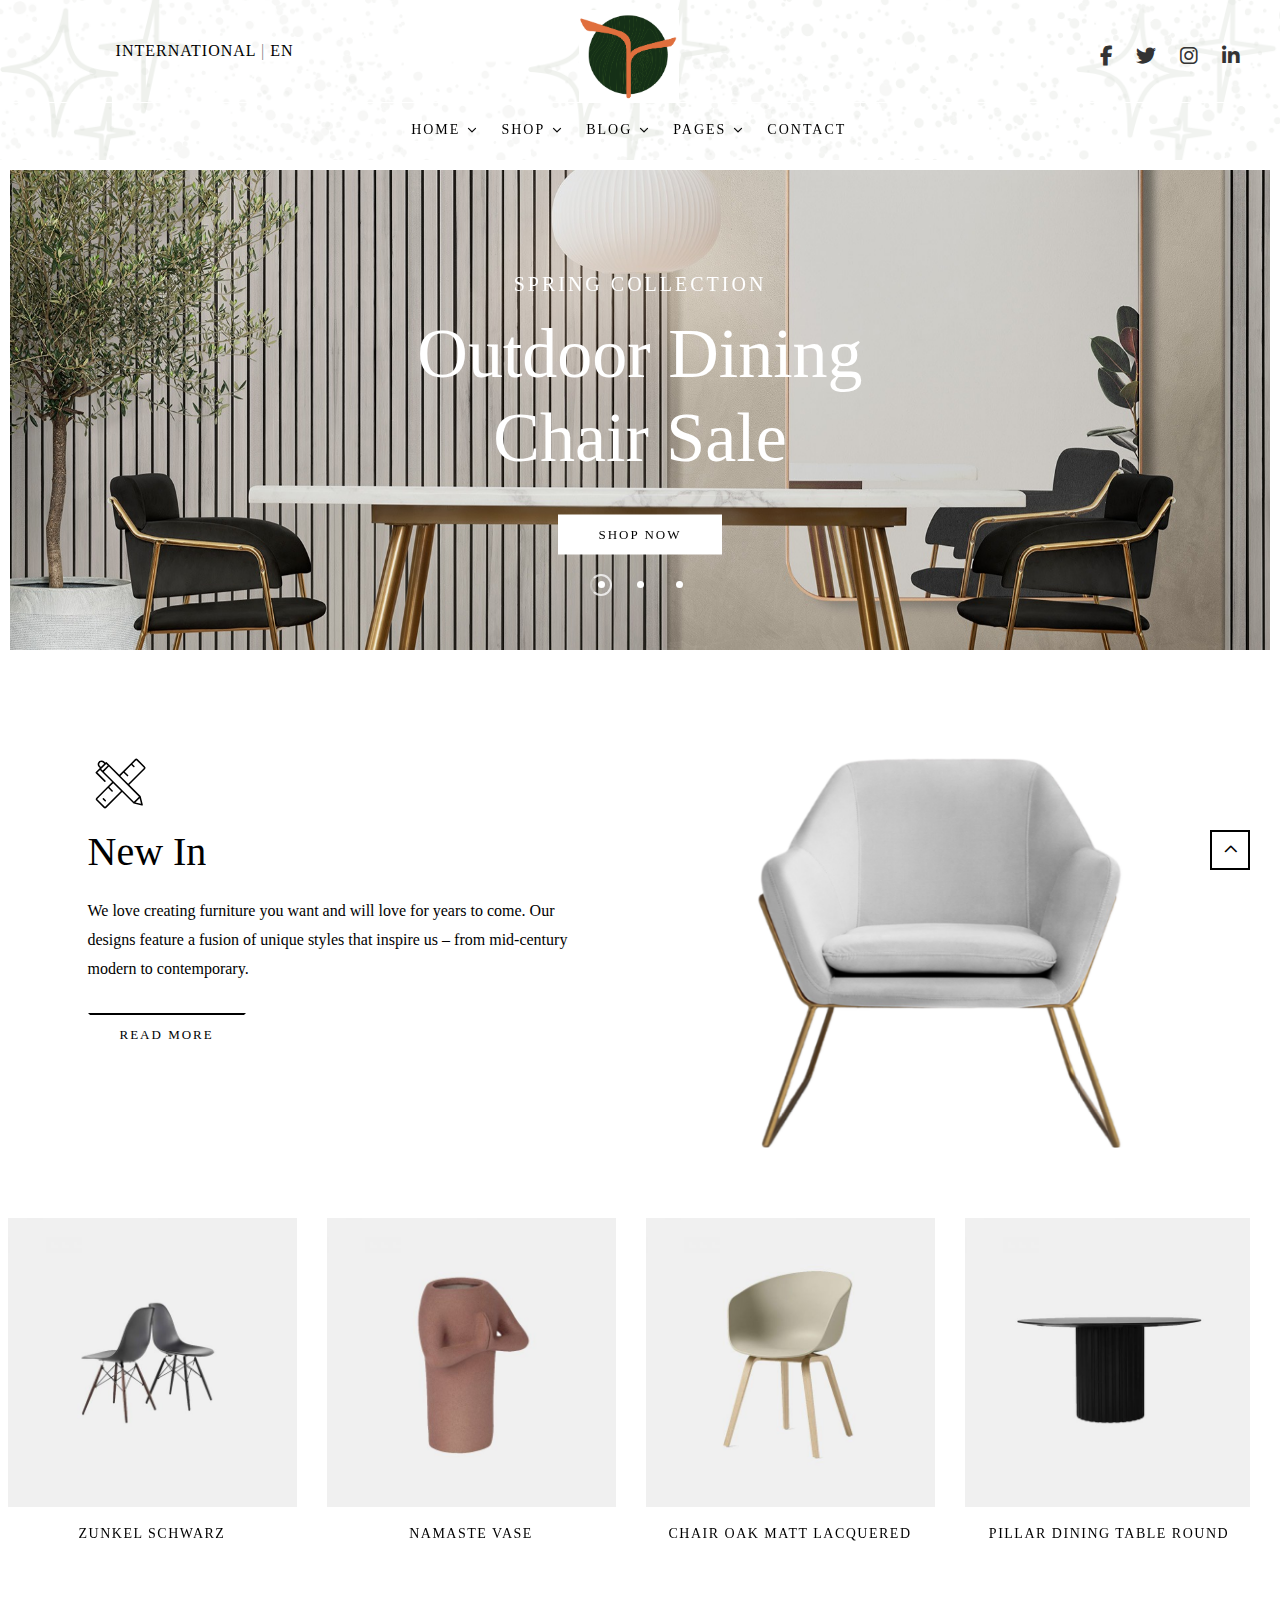
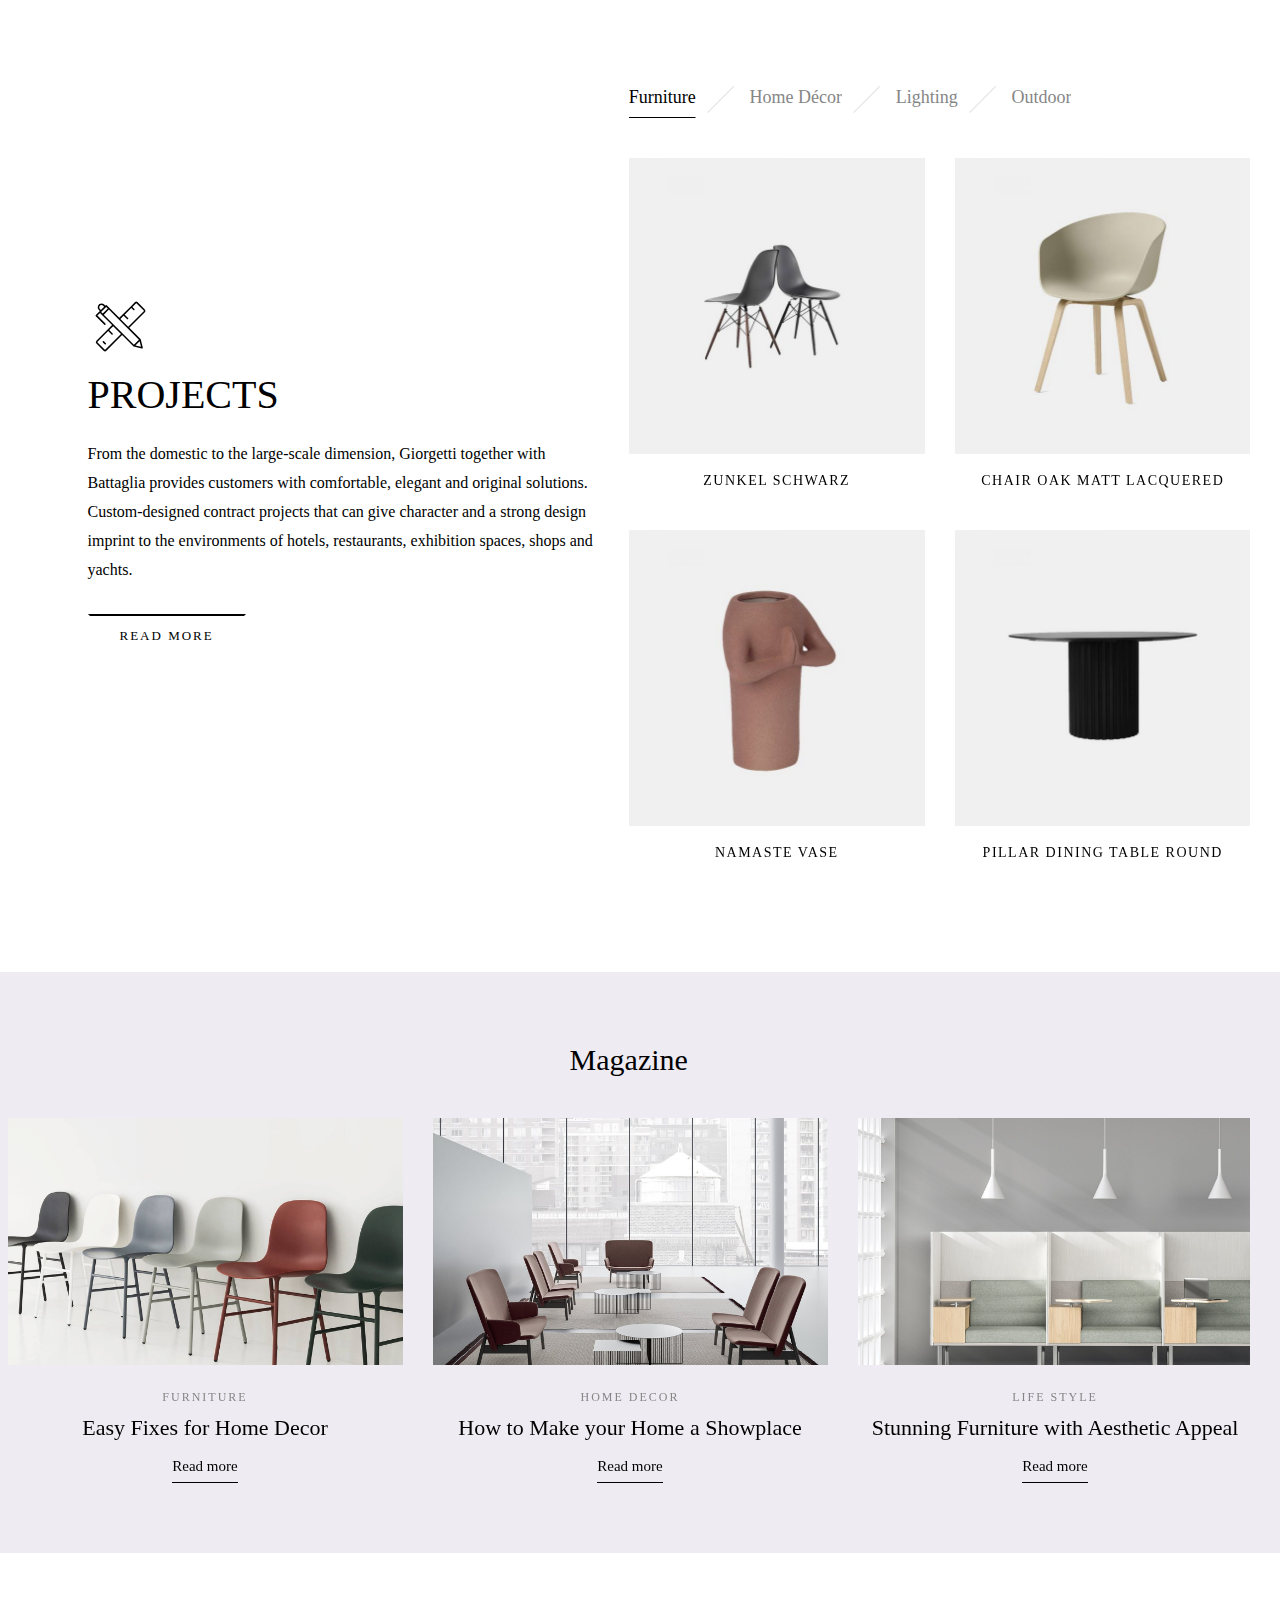
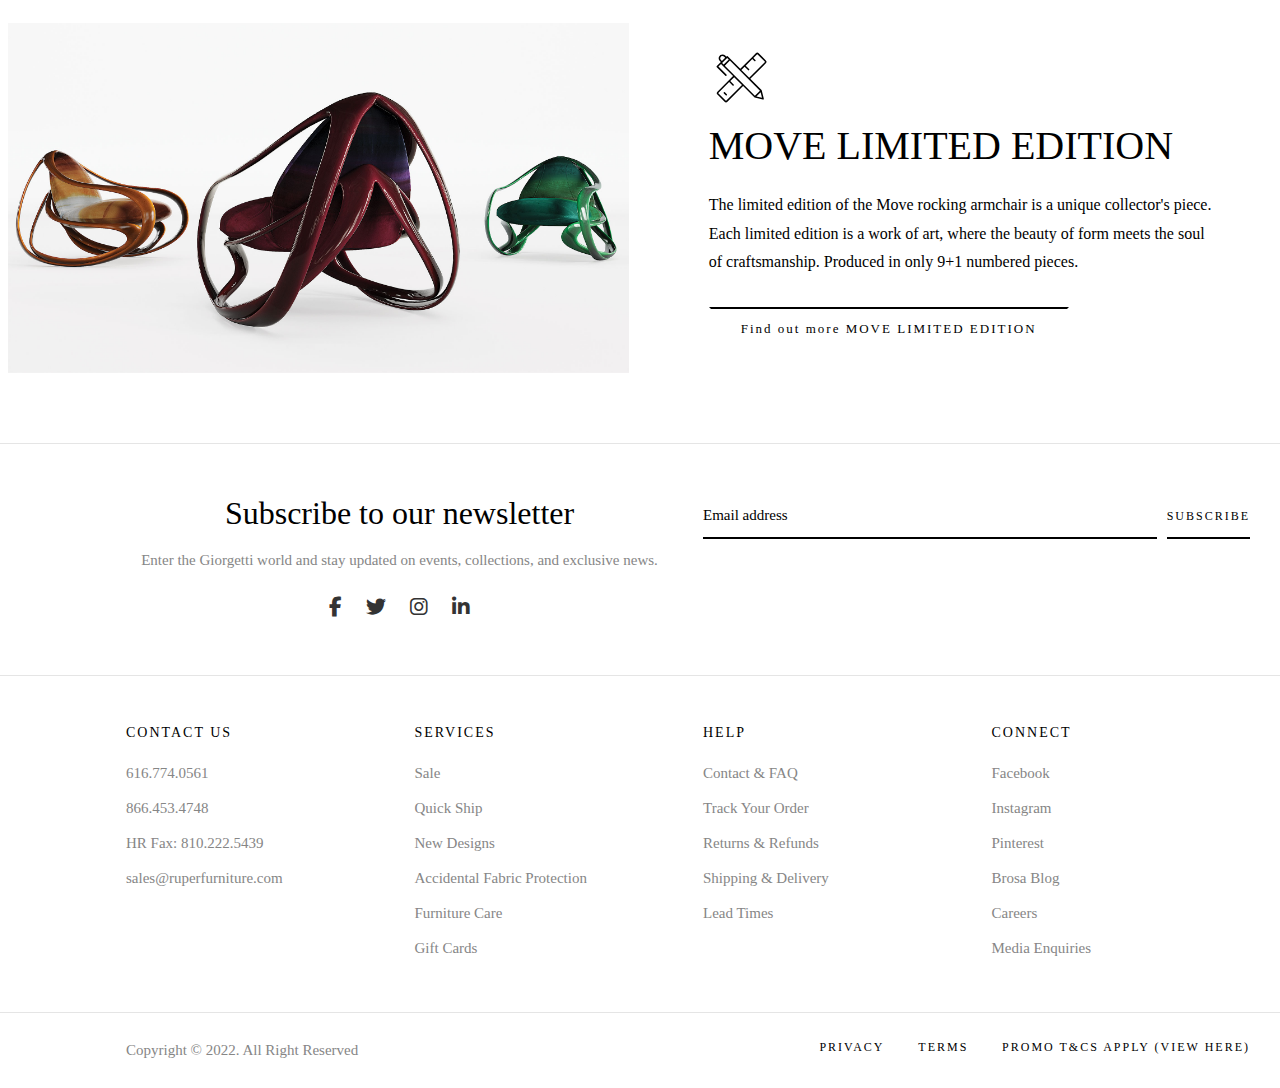
<file: index12.html>
<!DOCTYPE html>
<html lang="en">

<head>
		<!-- Meta Data -->
		<meta charset="UTF-8">
		<meta http-equiv="X-UA-Compatible" content="IE=edge">
		<meta name="viewport" content="width=device-width, initial-scale=1">
		<title>Home Scandinavian | Ruper</title>
		
		<!-- Favicon -->
		<link rel="shortcut icon" type="image/x-icon" href="media/favicon.png">
		
		<!-- Dependency Styles -->
		<link rel="stylesheet" href="libs/bootstrap/css/bootstrap.min.css" type="text/css">
		<link rel="stylesheet" href="libs/feather-font/css/iconfont.css" type="text/css">
		<link rel="stylesheet" href="libs/icomoon-font/css/icomoon.css" type="text/css">
		<link rel="stylesheet" href="libs/font-awesome/css/font-awesome.css" type="text/css">
		<link rel="stylesheet" href="libs/wpbingofont/css/wpbingofont.css" type="text/css">
		<link rel="stylesheet" href="libs/elegant-icons/css/elegant.css" type="text/css">
		<link rel="stylesheet" href="libs/slick/css/slick.css" type="text/css">
		<link rel="stylesheet" href="libs/slick/css/slick-theme.css" type="text/css">
		<link rel="stylesheet" href="libs/mmenu/css/mmenu.min.css" type="text/css">
		<link href="https://fonts.googleapis.com/css2?family=Josefin+Sans:wght@300;400;700&display=swap" rel="stylesheet">

		<link rel="stylesheet" href="https://cdnjs.cloudflare.com/ajax/libs/font-awesome/6.4.2/css/all.min.css">

		<!-- Site Stylesheet -->
		<link rel="stylesheet" href="assets/css/app.css" type="text/css">
		<link rel="stylesheet" href="assets/css/responsive.css" type="text/css">
		
		<!-- Google Web Fonts -->
		
	</head>
	
	<body class="home home-12 title-12">
		<div id="page" class="hfeed page-wrapper">
			<header id="site-header" class="site-header header-v4 color-white bg-black" style="background-image: url('img/bg1.png'); background-size: cover; background-position: center;">

				<div class="header-mobile">
					<div class="section-padding">
						<div class="section-container">
							<div class="row">
								<div class="col-xl-4 col-lg-4 col-md-4 col-sm-3 col-3 header-left">
									<div class="navbar-header">
										<button type="button" id="show-megamenu" class="navbar-toggle"></button>
									</div>
								</div>
								<div class="col-xl-4 col-lg-4 col-md-4 col-sm-6 col-6 header-center">
									<div class="site-logo">
										<a href="index12.html">
											<img width="400" height="79" src="assets/logo.png" alt="Ruper – Furniture HTML Theme" />
										</a>
									</div>
								</div>
								
							</div>
						</div>
					</div>

					<div class="header-mobile-fixed">
						<!-- Shop -->
						<div class="shop-page">
							<a href="shop-grid-left.html"><i class="wpb-icon-shop"></i></a>
						</div>

						<!-- Login -->
						<div class="my-account">
							<div class="login-header">
								<a href="page-my-account.html"><i class="wpb-icon-user"></i></a>
							</div>
						</div>

						<!-- Search -->
						<div class="search-box">
							<div class="search-toggle"><i class="wpb-icon-magnifying-glass"></i></div>
						</div>

						<!-- Wishlist -->
						<div class="wishlist-box">
							<a href="shop-wishlist.html"><i class="wpb-icon-heart"></i></a>
						</div>
					</div>
				</div>

				<div class="header-desktop">
					<div class="header-top">
						<div class="section-padding">
							<div class="section-container p-l-r">
								<div class="row">
									<div class="col-xl-4 col-lg-4 col-md-12 col-sm-12 col-12 d-flex justify-content-center align-items-center text-center header-left">
									    <div class="header-page-link">
									        <div class="language-switcher">
									            <span>
									                <a href="#">International</a> | <a href="#">EN</a>
									            </span>
									        </div>
									    </div>
									</div>


									<div class="col-xl-4 col-lg-4 col-md-12 col-sm-12 col-12 text-center header-center">
										<div class="site-logo">
											<a href="index12.html">
												<img width="400" height="79" src="assets/logo2.png" alt="Ruper – Furniture HTML Theme" />
											</a>
										</div>
									</div>

									<div class="col-xl-4 col-lg-4 col-md-12 col-sm-12 col-12 header-right">
										<div class="social-icons">
										    <a href="#" class="social-link"><i class="fa-brands fa-facebook-f"></i></a>
										    <a href="#" class="social-link"><i class="fa-brands fa-twitter"></i></a>
										    <a href="#" class="social-link"><i class="fa-brands fa-instagram"></i></a>
										    <a href="#" class="social-link"><i class="fa-brands fa-linkedin-in"></i></a>
										</div>

									</div>
								</div>
							</div>
						</div>
					</div>
					<div class="header-wrapper">
						<div class="section-padding">
							<div class="section-container p-l-r">
								<div class="row">
									<div class="col-xl-12 col-lg-12 col-md-12 col-sm-12 col-12 text-center">
										<div class="site-navigation">
											<nav id="main-navigation">
												<ul id="menu-main-menu" class="menu">
													<li class="level-0 menu-item menu-item-has-children mega-menu current-menu-item">
														<a href="index.html"><span class="menu-item-text">Home</span></a>
														
													</li>
													<li class="level-0 menu-item menu-item-has-children">
														<a href="shop-grid-left.html"><span class="menu-item-text">Shop</span></a>
														
													</li>
													<li class="level-0 menu-item menu-item-has-children mega-menu mega-menu-fullwidth align-center">
														<a href="blog-grid-left.html"><span class="menu-item-text">Blog</span></a>
														
													</li>
													<li class="level-0 menu-item menu-item-has-children">
														<a href="#"><span class="menu-item-text">Pages</span></a>
														
													</li>
													<li class="level-0 menu-item">
														<a href="page-contact.html"><span class="menu-item-text">Contact</span></a>
													</li>
												</ul>
											</nav>
										</div>
									</div>
								</div>
							</div>
						</div>
					</div>
				</div>
			</header>

			<div id="site-main" class="site-main">
				<div id="main-content" class="main-content">
					<div id="primary" class="content-area">
						<div id="content" class="site-content" role="main">
							<section class="section section-small-padding m-t-10 m-b-10">
								<!-- Block Sliders -->
								<div class="block block-sliders layout-12 color-white auto-height nav-center">
									<div class="slick-sliders" data-autoplay="false" data-dots="true" data-nav="false" data-columns4="1" data-columns3="1" data-columns2="1" data-columns1="1" data-columns1440="1" data-columns="1">
										<div class="item slick-slide">
											<div class="item-content">
												<div class="content-image">
													<img width="1920" height="1080" src="media/slider/33.jpg" alt="Image Slider">
												</div>
												<div class="item-info horizontal-center vertical-middle">
													<div class="content text-center">
														<div class="subtitle-slider">Spring Collection</div>
														<h2 class="title-slider">Outdoor Dining<br> Chair Sale </h2>
														<a class="button-slider button-white" href="shop-grid-left.html">SHOP NOW</a>
													</div>
												</div>
											</div>
										</div>
										<div class="item slick-slide">
											<div class="item-content">
												<div class="content-image">
													<img width="1920" height="1080" src="media/slider/32.jpg" alt="Image Slider">
												</div>
												<div class="item-info horizontal-center vertical-middle">
													<div class="content text-center">
														<div class="subtitle-slider">Spring Collection</div>
														<h2 class="title-slider">Summer <br>Collection 2022</h2>
														<a class="button-slider button-white" href="shop-grid-left.html">SHOP NOW</a>
													</div>
												</div>
											</div>
										</div>
										<div class="item slick-slide">
											<div class="item-content">
												<div class="content-image">
													<img width="1920" height="1080" src="media/slider/33.jpg" alt="Image Slider">
												</div>
												<div class="item-info horizontal-center vertical-middle">
													<div class="content text-center">
														<div class="subtitle-slider">Spring Collection</div>
														<h2 class="title-slider">Spring <br> Collection 2022</h2>
														<a class="button-slider button-white" href="shop-grid-left.html">SHOP NOW</a>
													</div>
												</div>
											</div>
										</div>
									</div>
								</div>
							</section>

							<section class="section section-padding m-b-70">
									<div class="section-container">
										<!-- Block Banners -->
										<div class="block block-banners banners-effect">
											<div class="block-widget-wrap">
												
												<div class="block-content">
													<div class="block-widget-banner layout-16 no-space">
														<div class="banners">
															<div class="row">
																<div class="col-md-6 banner-infor background-1">
																	<div class="banner-wrapper-infor">
																		<div class="info">
																			<div class="content">
																				<div class="banner-icon">
																					<svg xmlns="http://www.w3.org/2000/svg" xmlns:xlink="http://www.w3.org/1999/xlink" x="0" y="0" viewBox="0 0 512 512" style="enable-background:new 0 0 512 512" xml:space="preserve"><g><path xmlns="http://www.w3.org/2000/svg" d="m125.533 372.73a6 6 0 1 0 -8.484 8.486l14.821 14.821a6 6 0 1 0 8.484-8.486z" fill="" data-original="" style=""></path><path xmlns="http://www.w3.org/2000/svg" d="m128.675 241.7a6 6 0 0 0 8.484-8.485l-63.036-63.036 20.662-20.433 17.063 17.063 77.822 77.822-123.2 123.2a16 16 0 0 0 0 22.628l56.15 56.15a16.02 16.02 0 0 0 22.627 0l123.2-123.2 88.818 88.818a5.933 5.933 0 0 0 .83.678c.081.057.163.11.247.162a5.957 5.957 0 0 0 .806.425c.043.018.084.043.128.061a6.09 6.09 0 0 0 .8.257l64.1 15.793a6 6 0 0 0 7.261-7.261l-15.794-64.1a6.042 6.042 0 0 0 -.257-.8c-.018-.044-.043-.085-.062-.129a6 6 0 0 0 -.424-.805c-.052-.084-.106-.166-.163-.248a5.965 5.965 0 0 0 -.678-.83l-88.817-88.817 122.458-122.449a16 16 0 0 0 0-22.628l-56.15-56.151a16.019 16.019 0 0 0 -22.627 0l-32.188 32.187-90.267 90.268-99.037-99.04a6 6 0 0 0 -8.485 0l-2.936 2.936-8.126-8.262a29.823 29.823 0 0 0 -21.4-8.976h-.022a30.042 30.042 0 0 0 -21.241 51.285l8.319 8.317-32.14 31.789a6 6 0 0 0 -.024 8.509zm272.66 117.978-39.824 39.822-236.934-236.932 39.823-39.824zm-264.57 78.451a4.008 4.008 0 0 1 -5.659 0l-56.15-56.15a4 4 0 0 1 0-5.657l83.967-83.967 26.8 26.8a6 6 0 1 0 8.484-8.486l-26.8-26.8 30.751-30.75 61.808 61.807zm236.511-33.423 33.264-33.263 10.875 44.138zm-92.984-233.72 26.8 26.8a6 6 0 1 0 8.484-8.486l-26.8-26.8 52.2-52.2 15.861 15.861a6 6 0 1 0 8.484-8.485l-15.861-15.859 27.946-27.946a4.007 4.007 0 0 1 5.658 0l56.151 56.15a4.006 4.006 0 0 1 0 5.657l-122.454 122.455-61.808-61.808zm-124.376-56.727-39.824 39.824-12.728-12.728 39.824-39.824zm-62.207 3.041a18.042 18.042 0 0 1 12.757-30.8h.013a17.911 17.911 0 0 1 12.85 5.391l8.2 8.332-24.329 24.324-1.13 1.117z" fill="" data-original="" style=""></path></g></svg>
																				</div>
																				<a class="link-title" href="blog-grid-right.html">
																					<h3 class="title-banner">New In</h3>
																				</a>
																				<div class="banner-image-description">
																	 		 		We love creating furniture you want and will love for years to come. Our designs feature a fusion of unique styles that inspire us – from mid-century modern to contemporary. 
																				</div>
																				<a class="button button-outline" href="blog-grid-right.html">READ MORE</a>
																			</div>
																		</div>
																	</div>
																</div>
																<div class="col-md-6">
																	<div class="banner-image">
																		<a href="shop-grid-left.html">
																			<img src="img/img.png" alt="Banner Image">
																		</a>
																	</div>
																</div>
																
															</div>
														</div>
													</div>
												</div>
											</div>
										</div>
									</div>
								</section>

							<section class="section section-padding m-b-30">
								<div class="section-container">
									<!-- Block Products -->
									<div class="block block-products slider">
										<div class="block-widget-wrap">
											
											<div class="block-content">
												<div class="content-product-list slick-wrap">
													<div class="slick-sliders products-list grid" data-slidestoscroll="true" data-dots="false" data-nav="1" data-columns4="1" data-columns3="2" data-columns2="3" data-columns1="3" data-columns1440="4" data-columns="4">
														<div class="item-product slick-slide">
															<div class="items">
																<div class="products-entry clearfix product-wapper">
																	<div class="products-thumb">
																		
																		<div class="product-thumb-hover">
																			<a href="shop-details.html">
																				<img width="600" height="600" src="media/product/1.jpg" class="post-image" alt="">
																				<img width="600" height="600" src="media/product/1-2.jpg" class="hover-image back" alt="">
																			</a>
																		</div>		
																		
																	</div>
																	<div class="products-content">
																		<div class="contents text-center">
																			<h3 class="product-title"><a href="shop-details.html">Zunkel Schwarz</a></h3>
																			
																		</div>
																	</div>
																</div>
															</div>
														</div>

														<div class="item-product slick-slide">
															<div class="items">
																<div class="products-entry clearfix product-wapper">
																	<div class="products-thumb">
																		
																		<div class="product-thumb-hover">
																			<a href="shop-details.html">
																				<img width="600" height="600" src="media/product/2.jpg" class="post-image" alt="">
																				<img width="600" height="600" src="media/product/2-2.jpg" class="hover-image back" alt="">
																			</a>
																		</div>		
																		
																	</div>
																	<div class="products-content">
																		<div class="contents text-center">
																			<h3 class="product-title"><a href="shop-details.html">Namaste Vase</a></h3>
																			
																		</div>
																	</div>
																</div>
															</div>
														</div>

														<div class="item-product slick-slide">
															<div class="items">
																<div class="products-entry clearfix product-wapper">
																	<div class="products-thumb">
																		
																		<div class="product-thumb-hover">
																			<a href="shop-details.html">
																				<img width="600" height="600" src="media/product/3.jpg" class="post-image" alt="">
																				<img width="600" height="600" src="media/product/3-2.jpg" class="hover-image back" alt="">
																			</a>
																		</div>		
																		
																	</div>
																	<div class="products-content">
																		<div class="contents text-center">
																			<h3 class="product-title"><a href="shop-details.html">Chair Oak Matt Lacquered</a></h3>
																			
																		</div>
																	</div>
																</div>
															</div>
														</div>

														<div class="item-product slick-slide">
															<div class="items">
																<div class="products-entry clearfix product-wapper">
																	<div class="products-thumb">
																		
																		<div class="product-thumb-hover">
																			<a href="shop-details.html">
																				<img width="600" height="600" src="media/product/4.jpg" class="post-image" alt="">
																				<img width="600" height="600" src="media/product/4-2.jpg" class="hover-image back" alt="">
																			</a>
																		</div>		
																		
																	</div>
																	<div class="products-content">
																		<div class="contents text-center">
																			<h3 class="product-title"><a href="shop-details.html">Pillar Dining Table Round</a></h3>
																			
																		</div>
																	</div>
																</div>
															</div>
														</div>

														<div class="item-product slick-slide">
															<div class="items">
																<div class="products-entry clearfix product-wapper">
																	<div class="products-thumb">
																		
																		<div class="product-thumb-hover">
																			<a href="shop-details.html">
																				<img width="600" height="600" src="media/product/5.jpg" class="post-image" alt="">
																				<img width="600" height="600" src="media/product/5-2.jpg" class="hover-image back" alt="">
																			</a>
																		</div>
																		
																		
																	</div>
																	<div class="products-content">
																		<div class="contents text-center">
																			<h3 class="product-title"><a href="shop-details.html">Amp Pendant Light Large</a></h3>
																			<span class="price">
																				<del aria-hidden="true"><span>₹150.00</span></del> 
																				<ins><span>₹140.00</span></ins>
																			</span>
																		</div>
																	</div>
																</div>
															</div>
														</div>

													</div>
												</div>
											</div>
										</div>
									</div>
								</div>
							</section>
							
							<section class="section section-padding m-b-70">
									<div class="section-container">
										<!-- Block Banners -->
										<div class="block block-banners banners-effect">
											<div class="block-widget-wrap">
												
												<div class="block-content">
													<div class="block-widget-banner layout-16 no-space">
														<div class="banners">
															<div class="row">
																<div class="col-md-6 banner-infor background-1">
																	<div class="banner-wrapper-infor">
																		<div class="info">
																			<div class="content">
																				<div class="banner-icon">
																					<svg xmlns="http://www.w3.org/2000/svg" xmlns:xlink="http://www.w3.org/1999/xlink" x="0" y="0" viewBox="0 0 512 512" style="enable-background:new 0 0 512 512" xml:space="preserve"><g><path xmlns="http://www.w3.org/2000/svg" d="m125.533 372.73a6 6 0 1 0 -8.484 8.486l14.821 14.821a6 6 0 1 0 8.484-8.486z" fill="" data-original="" style=""></path><path xmlns="http://www.w3.org/2000/svg" d="m128.675 241.7a6 6 0 0 0 8.484-8.485l-63.036-63.036 20.662-20.433 17.063 17.063 77.822 77.822-123.2 123.2a16 16 0 0 0 0 22.628l56.15 56.15a16.02 16.02 0 0 0 22.627 0l123.2-123.2 88.818 88.818a5.933 5.933 0 0 0 .83.678c.081.057.163.11.247.162a5.957 5.957 0 0 0 .806.425c.043.018.084.043.128.061a6.09 6.09 0 0 0 .8.257l64.1 15.793a6 6 0 0 0 7.261-7.261l-15.794-64.1a6.042 6.042 0 0 0 -.257-.8c-.018-.044-.043-.085-.062-.129a6 6 0 0 0 -.424-.805c-.052-.084-.106-.166-.163-.248a5.965 5.965 0 0 0 -.678-.83l-88.817-88.817 122.458-122.449a16 16 0 0 0 0-22.628l-56.15-56.151a16.019 16.019 0 0 0 -22.627 0l-32.188 32.187-90.267 90.268-99.037-99.04a6 6 0 0 0 -8.485 0l-2.936 2.936-8.126-8.262a29.823 29.823 0 0 0 -21.4-8.976h-.022a30.042 30.042 0 0 0 -21.241 51.285l8.319 8.317-32.14 31.789a6 6 0 0 0 -.024 8.509zm272.66 117.978-39.824 39.822-236.934-236.932 39.823-39.824zm-264.57 78.451a4.008 4.008 0 0 1 -5.659 0l-56.15-56.15a4 4 0 0 1 0-5.657l83.967-83.967 26.8 26.8a6 6 0 1 0 8.484-8.486l-26.8-26.8 30.751-30.75 61.808 61.807zm236.511-33.423 33.264-33.263 10.875 44.138zm-92.984-233.72 26.8 26.8a6 6 0 1 0 8.484-8.486l-26.8-26.8 52.2-52.2 15.861 15.861a6 6 0 1 0 8.484-8.485l-15.861-15.859 27.946-27.946a4.007 4.007 0 0 1 5.658 0l56.151 56.15a4.006 4.006 0 0 1 0 5.657l-122.454 122.455-61.808-61.808zm-124.376-56.727-39.824 39.824-12.728-12.728 39.824-39.824zm-62.207 3.041a18.042 18.042 0 0 1 12.757-30.8h.013a17.911 17.911 0 0 1 12.85 5.391l8.2 8.332-24.329 24.324-1.13 1.117z" fill="" data-original="" style=""></path></g></svg>
																				</div>
																				<a class="link-title" href="blog-grid-right.html">
																					<h3 class="title-banner">PROJECTS</h3>
																				</a>
																				<div class="banner-image-description">
																	 		 		From the domestic to the large-scale dimension, Giorgetti together with Battaglia provides customers with comfortable, elegant and original solutions. Custom-designed contract projects that can give character and a strong design imprint to the environments of hotels, restaurants, exhibition spaces, shops and yachts.
																				</div>
																				<a class="button button-outline" href="blog-grid-right.html">READ MORE</a>
																			</div>
																		</div>
																	</div>
																</div>
																<div class="col-md-6">
												<div class="p-t-30">
													<!-- Block Products -->
													<div class="block block-products slide-two-rows">
														<ul class="nav nav-tabs align-left small-text" role="tablist">
															<li class="nav-item">
																<a class="nav-link active" data-toggle="tab" href="#furniture" role="tab">Furniture</a>
															</li>
															<li class="nav-item">
																<a class="nav-link" data-toggle="tab" href="#home-decor" role="tab">Home Décor</a>
															</li>
															<li class="nav-item">
																<a class="nav-link" data-toggle="tab" href="#lighting" role="tab">Lighting</a>
															</li>
															<li class="nav-item">
																<a class="nav-link" data-toggle="tab" href="#outdoor" role="tab">Outdoor</a>
															</li>
														</ul>
														<div class="tab-content">
															<div class="tab-pane fade show active" id="furniture" role="tabpanel">
																<div class="content-product-list slick-wrap">
																	<div class="slick-sliders products-list grid" data-slidestoscroll="true" data-item_row="2" data-dots="0" data-nav="0" data-columns4="2" data-columns3="2" data-columns2="2" data-columns1="2" data-columns1440="2" data-columns="2">
																		<div class="item-product slick-slide">
																			<div class="items">
																				<div class="products-entry clearfix product-wapper">
																					<div class="products-thumb">
																						
																						<div class="product-thumb-hover">
																							<a href="shop-details.html">
																								<img width="600" height="600" src="media/product/1.jpg" class="post-image" alt="">
																								<img width="600" height="600" src="media/product/1-2.jpg" class="hover-image back" alt="">
																							</a>
																						</div>		
																						
																					</div>
																					<div class="products-content">
																						<div class="contents text-center">
																							<h3 class="product-title"><a href="shop-details.html">Zunkel Schwarz</a></h3>
																							
																						</div>
																					</div>
																				</div>
																			</div>
																			<div class="items">
																				<div class="products-entry clearfix product-wapper">
																					<div class="products-thumb">
																						
																						<div class="product-thumb-hover">
																							<a href="shop-details.html">
																								<img width="600" height="600" src="media/product/2.jpg" class="post-image" alt="">
																								<img width="600" height="600" src="media/product/2-2.jpg" class="hover-image back" alt="">
																							</a>
																						</div>		
																						
																					</div>
																					<div class="products-content">
																						<div class="contents text-center">
																							<h3 class="product-title"><a href="shop-details.html">Namaste Vase</a></h3>
																							
																						</div>
																					</div>
																				</div>
																			</div>
																		</div>
																		<div class="item-product slick-slide">
																			<div class="items">
																				<div class="products-entry clearfix product-wapper">
																					<div class="products-thumb">
																						
																						<div class="product-thumb-hover">
																							<a href="shop-details.html">
																								<img width="600" height="600" src="media/product/3.jpg" class="post-image" alt="">
																								<img width="600" height="600" src="media/product/3-2.jpg" class="hover-image back" alt="">
																							</a>
																						</div>		
																						
																					</div>
																					<div class="products-content">
																						<div class="contents text-center">
																							<h3 class="product-title"><a href="shop-details.html">Chair Oak Matt Lacquered</a></h3>
																							
																						</div>
																					</div>
																				</div>
																			</div>
																			<div class="items">
																				<div class="products-entry clearfix product-wapper">
																					<div class="products-thumb">
																						
																						<div class="product-thumb-hover">
																							<a href="shop-details.html">
																								<img width="600" height="600" src="media/product/4.jpg" class="post-image" alt="">
																								<img width="600" height="600" src="media/product/4-2.jpg" class="hover-image back" alt="">
																							</a>
																						</div>		
																						
																					</div>
																					<div class="products-content">
																						<div class="contents text-center">
																							<h3 class="product-title"><a href="shop-details.html">Pillar Dining Table Round</a></h3>
																							
																						</div>
																					</div>
																				</div>
																			</div>
																		</div>
																		<div class="item-product slick-slide">
																			<div class="items">
																				<div class="products-entry clearfix product-wapper">
																					<div class="products-thumb">
																						
																						<div class="product-thumb-hover">
																							<a href="shop-details.html">
																								<img width="600" height="600" src="media/product/2.jpg" class="post-image" alt="">
																								<img width="600" height="600" src="media/product/2-2.jpg" class="hover-image back" alt="">
																							</a>
																						</div>		
																						
																					</div>
																					<div class="products-content">
																						<div class="contents text-center">
																							<h3 class="product-title"><a href="shop-details.html">Namaste Vase</a></h3>
																							
																						</div>
																					</div>
																				</div>
																			</div>
																			<div class="items">
																				<div class="products-entry clearfix product-wapper">
																					<div class="products-thumb">
																						
																						<div class="product-thumb-hover">
																							<a href="shop-details.html">
																								<img width="600" height="600" src="media/product/1.jpg" class="post-image" alt="">
																								<img width="600" height="600" src="media/product/1-2.jpg" class="hover-image back" alt="">
																							</a>
																						</div>		
																						
																					</div>
																					<div class="products-content">
																						<div class="contents text-center">
																							<h3 class="product-title"><a href="shop-details.html">Zunkel Schwarz</a></h3>
																							
																						</div>
																					</div>
																				</div>
																			</div>
																		</div>
																	</div>
																</div>
															</div>
															<div class="tab-pane fade" id="home-decor" role="tabpanel">
																<div class="content-product-list slick-wrap">
																	<div class="slick-sliders products-list grid" data-slidestoscroll="true" data-item_row="2" data-dots="0" data-nav="0" data-columns4="2" data-columns3="2" data-columns2="2" data-columns1="2" data-columns1440="2" data-columns="2">
																		<div class="item-product slick-slide">
																			<div class="items">
																				<div class="products-entry clearfix product-wapper">
																					<div class="products-thumb">
																						<div class="product-lable">
																							<div class="onsale">-7%</div>
																						</div>
																						<div class="product-thumb-hover">
																							<a href="shop-details.html">
																								<img width="600" height="600" src="media/product/5.jpg" class="post-image" alt="">
																								<img width="600" height="600" src="media/product/5-2.jpg" class="hover-image back" alt="">
																							</a>
																						</div>
																						
																						<div class="product-stock">    
																							<span class="stock">Out Of Stock</span>
																						</div>
																					</div>
																					<div class="products-content">
																						<div class="contents text-center">
																							<h3 class="product-title"><a href="shop-details.html">Amp Pendant Light Large</a></h3>
																							
																						</div>
																					</div>
																				</div>
																			</div>
																			<div class="items">
																				<div class="products-entry clearfix product-wapper">
																					<div class="products-thumb">
																						
																						<div class="product-thumb-hover">
																							<a href="shop-details.html">
																								<img width="600" height="600" src="media/product/3.jpg" class="post-image" alt="">
																								<img width="600" height="600" src="media/product/3-2.jpg" class="hover-image back" alt="">
																							</a>
																						</div>		
																						
																					</div>
																					<div class="products-content">
																						<div class="contents text-center">
																							<h3 class="product-title"><a href="shop-details.html">Chair Oak Matt Lacquered</a></h3>
																							
																						</div>
																					</div>
																				</div>
																			</div>
																		</div>
																		<div class="item-product slick-slide">
																			<div class="items">
																				<div class="products-entry clearfix product-wapper">
																					<div class="products-thumb">
																						
																						<div class="product-thumb-hover">
																							<a href="shop-details.html">
																								<img width="600" height="600" src="media/product/2.jpg" class="post-image" alt="">
																								<img width="600" height="600" src="media/product/2-2.jpg" class="hover-image back" alt="">
																							</a>
																						</div>		
																						
																					</div>
																					<div class="products-content">
																						<div class="contents text-center">
																							<h3 class="product-title"><a href="shop-details.html">Namaste Vase</a></h3>
																							
																						</div>
																					</div>
																				</div>
																			</div>
																			<div class="items">
																				<div class="products-entry clearfix product-wapper">
																					<div class="products-thumb">
																						<div class="product-lable">
																							<div class="onsale">-33%</div>
																						</div>
																						<div class="product-thumb-hover">
																							<a href="shop-details.html">
																								<img width="600" height="600" src="media/product/4.jpg" class="post-image" alt="">
																								<img width="600" height="600" src="media/product/4-2.jpg" class="hover-image back" alt="">
																							</a>
																						</div>		
																						
																					</div>
																					<div class="products-content">
																						<div class="contents text-center">
																							<h3 class="product-title"><a href="shop-details.html">Pillar Dining Table Round</a></h3>
																							
																						</div>
																					</div>
																				</div>
																			</div>
																		</div>
																		<div class="item-product slick-slide">
																			<div class="items">
																				<div class="products-entry clearfix product-wapper">
																					<div class="products-thumb">
																						
																						<div class="product-thumb-hover">
																							<a href="shop-details.html">
																								<img width="600" height="600" src="media/product/3.jpg" class="post-image" alt="">
																								<img width="600" height="600" src="media/product/3-2.jpg" class="hover-image back" alt="">
																							</a>
																						</div>		
																						
																					</div>
																					<div class="products-content">
																						<div class="contents text-center">
																							<h3 class="product-title"><a href="shop-details.html">Chair Oak Matt Lacquered</a></h3>
																							
																						</div>
																					</div>
																				</div>
																			</div>
																			<div class="items">
																				<div class="products-entry clearfix product-wapper">
																					<div class="products-thumb">
																						<div class="product-lable">
																							<div class="onsale">-7%</div>
																						</div>
																						<div class="product-thumb-hover">
																							<a href="shop-details.html">
																								<img width="600" height="600" src="media/product/5.jpg" class="post-image" alt="">
																								<img width="600" height="600" src="media/product/5-2.jpg" class="hover-image back" alt="">
																							</a>
																						</div>
																						
																						<div class="product-stock">    
																							<span class="stock">Out Of Stock</span>
																						</div>
																					</div>
																					<div class="products-content">
																						<div class="contents text-center">
																							<h3 class="product-title"><a href="shop-details.html">Amp Pendant Light Large</a></h3>
																							
																						</div>
																					</div>
																				</div>
																			</div>
																		</div>
																	</div>
																</div>
															</div>
															<div class="tab-pane fade" id="lighting" role="tabpanel">
																<div class="content-product-list slick-wrap">
																	<div class="slick-sliders products-list grid" data-slidestoscroll="true" data-item_row="2" data-dots="0" data-nav="0" data-columns4="2" data-columns3="2" data-columns2="2" data-columns1="2" data-columns1440="2" data-columns="2">
																		<div class="item-product slick-slide">
																			<div class="items">
																				<div class="products-entry clearfix product-wapper">
																					<div class="products-thumb">
																						<div class="product-lable">
																							<div class="onsale">-33%</div>
																						</div>
																						<div class="product-thumb-hover">
																							<a href="shop-details.html">
																								<img width="600" height="600" src="media/product/4.jpg" class="post-image" alt="">
																								<img width="600" height="600" src="media/product/4-2.jpg" class="hover-image back" alt="">
																							</a>
																						</div>		
																						
																					</div>
																					<div class="products-content">
																						<div class="contents text-center">
																							<h3 class="product-title"><a href="shop-details.html">Pillar Dining Table Round</a></h3>
																							<span class="price">
																								<del aria-hidden="true"><span>$150.00</span></del> 
																								<ins><span>$100.00</span></ins>
																							</span>
																						</div>
																					</div>
																				</div>
																			</div>
																			<div class="items">
																				<div class="products-entry clearfix product-wapper">
																					<div class="products-thumb">
																						
																						<div class="product-thumb-hover">
																							<a href="shop-details.html">
																								<img width="600" height="600" src="media/product/1.jpg" class="post-image" alt="">
																								<img width="600" height="600" src="media/product/1-2.jpg" class="hover-image back" alt="">
																							</a>
																						</div>		
																						
																					</div>
																					<div class="products-content">
																						<div class="contents text-center">
																							<h3 class="product-title"><a href="shop-details.html">Zunkel Schwarz</a></h3>
																							<span class="price">$100.00</span>
																						</div>
																					</div>
																				</div>
																			</div>
																		</div>
																		<div class="item-product slick-slide">
																			<div class="items">
																				<div class="products-entry clearfix product-wapper">
																					<div class="products-thumb">
																						
																						<div class="product-thumb-hover">
																							<a href="shop-details.html">
																								<img width="600" height="600" src="media/product/2.jpg" class="post-image" alt="">
																								<img width="600" height="600" src="media/product/2-2.jpg" class="hover-image back" alt="">
																							</a>
																						</div>		
																						
																					</div>
																					<div class="products-content">
																						<div class="contents text-center">
																							<h3 class="product-title"><a href="shop-details.html">Namaste Vase</a></h3>
																							
																						</div>
																					</div>
																				</div>
																			</div>
																			<div class="items">
																				<div class="products-entry clearfix product-wapper">
																					<div class="products-thumb">
																						
																						<div class="product-thumb-hover">
																							<a href="shop-details.html">
																								<img width="600" height="600" src="media/product/3.jpg" class="post-image" alt="">
																								<img width="600" height="600" src="media/product/3-2.jpg" class="hover-image back" alt="">
																							</a>
																						</div>		
																						
																					</div>
																					<div class="products-content">
																						<div class="contents text-center">
																							<h3 class="product-title"><a href="shop-details.html">Chair Oak Matt Lacquered</a></h3>
																							
																						</div>
																					</div>
																				</div>
																			</div>
																		</div>
																		<div class="item-product slick-slide">
																			<div class="items">
																				<div class="products-entry clearfix product-wapper">
																					<div class="products-thumb">
																						
																						<div class="product-thumb-hover">
																							<a href="shop-details.html">
																								<img width="600" height="600" src="media/product/1.jpg" class="post-image" alt="">
																								<img width="600" height="600" src="media/product/1-2.jpg" class="hover-image back" alt="">
																							</a>
																						</div>		
																						
																					</div>
																					<div class="products-content">
																						<div class="contents text-center">
																							<h3 class="product-title"><a href="shop-details.html">Zunkel Schwarz</a></h3>
																							<span class="price">$100.00</span>
																						</div>
																					</div>
																				</div>
																			</div>
																			<div class="items">
																				<div class="products-entry clearfix product-wapper">
																					<div class="products-thumb">
																						<div class="product-lable">
																							<div class="onsale">-33%</div>
																						</div>
																						<div class="product-thumb-hover">
																							<a href="shop-details.html">
																								<img width="600" height="600" src="media/product/4.jpg" class="post-image" alt="">
																								<img width="600" height="600" src="media/product/4-2.jpg" class="hover-image back" alt="">
																							</a>
																						</div>		
																						
																					</div>
																					<div class="products-content">
																						<div class="contents text-center">
																							<h3 class="product-title"><a href="shop-details.html">Pillar Dining Table Round</a></h3>
																							<span class="price">
																								<del aria-hidden="true"><span>$150.00</span></del> 
																								<ins><span>$100.00</span></ins>
																							</span>
																						</div>
																					</div>
																				</div>
																			</div>
																		</div>
																	</div>
																</div>
															</div>
															<div class="tab-pane fade" id="outdoor" role="tabpanel">
																<div class="content-product-list slick-wrap">
																	<div class="slick-sliders products-list grid" data-slidestoscroll="true" data-item_row="2" data-dots="0" data-nav="0" data-columns4="2" data-columns3="2" data-columns2="2" data-columns1="2" data-columns1440="2" data-columns="2">
																		<div class="item-product slick-slide">
																			<div class="items">
																				<div class="products-entry clearfix product-wapper">
																					<div class="products-thumb">
																						
																						<div class="product-thumb-hover">
																							<a href="shop-details.html">
																								<img width="600" height="600" src="media/product/1.jpg" class="post-image" alt="">
																								<img width="600" height="600" src="media/product/1-2.jpg" class="hover-image back" alt="">
																							</a>
																						</div>		
																						
																					</div>
																					<div class="products-content">
																						<div class="contents text-center">
																							<h3 class="product-title"><a href="shop-details.html">Zunkel Schwarz</a></h3>
																							
																						</div>
																					</div>
																				</div>
																			</div>
																			<div class="items">
																				<div class="products-entry clearfix product-wapper">
																					<div class="products-thumb">
																						
																						<div class="product-thumb-hover">
																							<a href="shop-details.html">
																								<img width="600" height="600" src="media/product/3.jpg" class="post-image" alt="">
																								<img width="600" height="600" src="media/product/3-2.jpg" class="hover-image back" alt="">
																							</a>
																						</div>		
																						
																					</div>
																					<div class="products-content">
																						<div class="contents text-center">
																							<h3 class="product-title"><a href="shop-details.html">Chair Oak Matt Lacquered</a></h3>
																							
																						</div>
																					</div>
																				</div>
																			</div>
																		</div>
																		<div class="item-product slick-slide">
																			<div class="items">
																				<div class="products-entry clearfix product-wapper">
																					<div class="products-thumb">
																						
																						<div class="product-thumb-hover">
																							<a href="shop-details.html">
																								<img width="600" height="600" src="media/product/2.jpg" class="post-image" alt="">
																								<img width="600" height="600" src="media/product/2-2.jpg" class="hover-image back" alt="">
																							</a>
																						</div>
																						
																					</div>
																					<div class="products-content">
																						<div class="contents text-center">
																							<h3 class="product-title"><a href="shop-details.html">Namaste Vase</a></h3>
																							
																						</div>
																					</div>
																				</div>
																			</div>
																			<div class="items">
																				<div class="products-entry clearfix product-wapper">
																					<div class="products-thumb">
																						<div class="product-lable">
																							<div class="onsale">-33%</div>
																						</div>
																						<div class="product-thumb-hover">
																							<a href="shop-details.html">
																								<img width="600" height="600" src="media/product/4.jpg" class="post-image" alt="">
																								<img width="600" height="600" src="media/product/4-2.jpg" class="hover-image back" alt="">
																							</a>
																						</div>		
																						
																					</div>
																					<div class="products-content">
																						<div class="contents text-center">
																							<h3 class="product-title"><a href="shop-details.html">Pillar Dining Table Round</a></h3>
																							
																						</div>
																					</div>
																				</div>
																			</div>
																		</div>
																		<div class="item-product slick-slide">
																			<div class="items">
																				<div class="products-entry clearfix product-wapper">
																					<div class="products-thumb">
																						
																						<div class="product-thumb-hover">
																							<a href="shop-details.html">
																								<img width="600" height="600" src="media/product/3.jpg" class="post-image" alt="">
																								<img width="600" height="600" src="media/product/3-2.jpg" class="hover-image back" alt="">
																							</a>
																						</div>		
																						
																					</div>
																					<div class="products-content">
																						<div class="contents text-center">
																							<h3 class="product-title"><a href="shop-details.html">Chair Oak Matt Lacquered</a></h3>
																							
																						</div>
																					</div>
																				</div>
																			</div>
																			<div class="items">
																				<div class="products-entry clearfix product-wapper">
																					<div class="products-thumb">
																						
																						<div class="product-thumb-hover">
																							<a href="shop-details.html">
																								<img width="600" height="600" src="media/product/1.jpg" class="post-image" alt="">
																								<img width="600" height="600" src="media/product/1-2.jpg" class="hover-image back" alt="">
																							</a>
																						</div>		
																						
																					</div>
																					<div class="products-content">
																						<div class="contents text-center">
																							<h3 class="product-title"><a href="shop-details.html">Zunkel Schwarz</a></h3>
																							
																						</div>
																					</div>
																				</div>
																			</div>
																		</div>
																	</div>
																</div>
															</div>
														</div>
													</div>
												</div>
											</div>
																
															</div>
														</div>
													</div>
												</div>
											</div>
										</div>
									</div>
								</section>



								<section class="section section-padding background-4 p-t-70 p-b-70 m-b-70">
								<div class="section-container">
									<!-- Block Posts -->
									<div class="block block-posts layout-2">
										<div class="block-widget-wrap">
											<div class="block-title"><h2>Magazine</h2></div>
											<div class="block-content">
												<div class="posts-wrap slick-wrap">
													<div class="slick-sliders" data-slidestoscroll="true" data-dots="0" data-nav="1" data-columns4="1" data-columns3="2" data-columns2="3" data-columns1="3" data-columns="3">
														<div class="post-grid post">	
															<div class="post-inner">
																<div class="post-image">
																	<a class="post-thumbnail" href="blog-details-right.html">
																		<img width="720" height="484" src="media/blog/1.jpg" alt="Easy Fixes for Home Decor">
																	</a>
																</div>
																<div class="post-content">
																	<div class="post-categories">
																		<a href="blog-grid-right.html">Furniture</a>
																	</div>
																	<h2 class="post-title">
																		<a href="blog-details-right.html">Easy Fixes for Home Decor</a>
																	</h2>
																	<div class="btn-read-more">
																		<a class="read-more btn-underline center" href="blog-details-right.html">Read more</a>
																	</div>
																</div>
															</div>
														</div>
														<div class="post-grid post">	
															<div class="post-inner">
																<div class="post-image">
																	<a class="post-thumbnail" href="blog-details-right.html">
																		<img width="720" height="484" src="media/blog/2.jpg" alt="How to Make your Home a Showplace">
																	</a>
																</div>
																<div class="post-content">
																	<div class="post-categories">
																		<a href="blog-grid-right.html">Home Decor</a>
																	</div>
																	<h2 class="post-title">
																		<a href="blog-details-right.html">How to Make your Home a Showplace</a>
																	</h2>
																	<div class="btn-read-more">
																		<a class="read-more btn-underline center" href="blog-details-right.html">Read more</a>
																	</div>
																</div>
															</div>
														</div>
														<div class="post-grid post">	
															<div class="post-inner">
																<div class="post-image">
																	<a class="post-thumbnail" href="blog-details-right.html">
																		<img width="720" height="484" src="media/blog/3.jpg" alt="Stunning Furniture with Aesthetic Appeal">
																	</a>
																</div>
																<div class="post-content">
																	<div class="post-categories">
																		<a href="blog-grid-right.html">Life Style</a>
																	</div>
																	<h2 class="post-title">
																		<a href="blog-details-right.html">Stunning Furniture with Aesthetic Appeal</a>
																	</h2>
																	<div class="btn-read-more">
																		<a class="read-more btn-underline center" href="blog-details-right.html">Read more</a>
																	</div>
																</div>
															</div>
														</div>
														<div class="post-grid post">	
															<div class="post-inner">
																<div class="post-image">
																	<a class="post-thumbnail" href="blog-details-right.html">
																		<img width="720" height="484" src="media/blog/4.jpg" alt="How to Choose the Right Sectional Sofa">
																	</a>
																</div>
																<div class="post-content">
																	<div class="post-categories">
																		<a href="blog-grid-right.html">Office</a>
																	</div>
																	<h2 class="post-title">
																		<a href="blog-details-right.html">How to Choose the Right Sectional Sofa</a>
																	</h2>
																	<div class="btn-read-more">
																		<a class="read-more btn-underline center" href="blog-details-right.html">Read more</a>
																	</div>
																</div>
															</div>
														</div>
													</div>
												</div>
											</div>
										</div>
									</div>
								</div>
							</section>

							<section class="section section-padding m-b-70">
									<div class="section-container">
										<!-- Block Banners -->
										<div class="block block-banners banners-effect">
											<div class="block-widget-wrap">
												
												<div class="block-content">
													<div class="block-widget-banner layout-16 no-space">
														<div class="banners">
															<div class="row">
																<div class="col-md-6">
																	<div class="banner-image">
																		<a href="shop-grid-left.html">
																			<img src="img/img2.jpg" alt="Banner Image">
																		</a>
																	</div>
																</div>
																<div class="col-md-6 banner-infor background-1">
																	<div class="banner-wrapper-infor">
																		<div class="info">
																			<div class="content">
																				<div class="banner-icon">
																					<svg xmlns="http://www.w3.org/2000/svg" xmlns:xlink="http://www.w3.org/1999/xlink" x="0" y="0" viewBox="0 0 512 512" style="enable-background:new 0 0 512 512" xml:space="preserve"><g><path xmlns="http://www.w3.org/2000/svg" d="m125.533 372.73a6 6 0 1 0 -8.484 8.486l14.821 14.821a6 6 0 1 0 8.484-8.486z" fill="" data-original="" style=""></path><path xmlns="http://www.w3.org/2000/svg" d="m128.675 241.7a6 6 0 0 0 8.484-8.485l-63.036-63.036 20.662-20.433 17.063 17.063 77.822 77.822-123.2 123.2a16 16 0 0 0 0 22.628l56.15 56.15a16.02 16.02 0 0 0 22.627 0l123.2-123.2 88.818 88.818a5.933 5.933 0 0 0 .83.678c.081.057.163.11.247.162a5.957 5.957 0 0 0 .806.425c.043.018.084.043.128.061a6.09 6.09 0 0 0 .8.257l64.1 15.793a6 6 0 0 0 7.261-7.261l-15.794-64.1a6.042 6.042 0 0 0 -.257-.8c-.018-.044-.043-.085-.062-.129a6 6 0 0 0 -.424-.805c-.052-.084-.106-.166-.163-.248a5.965 5.965 0 0 0 -.678-.83l-88.817-88.817 122.458-122.449a16 16 0 0 0 0-22.628l-56.15-56.151a16.019 16.019 0 0 0 -22.627 0l-32.188 32.187-90.267 90.268-99.037-99.04a6 6 0 0 0 -8.485 0l-2.936 2.936-8.126-8.262a29.823 29.823 0 0 0 -21.4-8.976h-.022a30.042 30.042 0 0 0 -21.241 51.285l8.319 8.317-32.14 31.789a6 6 0 0 0 -.024 8.509zm272.66 117.978-39.824 39.822-236.934-236.932 39.823-39.824zm-264.57 78.451a4.008 4.008 0 0 1 -5.659 0l-56.15-56.15a4 4 0 0 1 0-5.657l83.967-83.967 26.8 26.8a6 6 0 1 0 8.484-8.486l-26.8-26.8 30.751-30.75 61.808 61.807zm236.511-33.423 33.264-33.263 10.875 44.138zm-92.984-233.72 26.8 26.8a6 6 0 1 0 8.484-8.486l-26.8-26.8 52.2-52.2 15.861 15.861a6 6 0 1 0 8.484-8.485l-15.861-15.859 27.946-27.946a4.007 4.007 0 0 1 5.658 0l56.151 56.15a4.006 4.006 0 0 1 0 5.657l-122.454 122.455-61.808-61.808zm-124.376-56.727-39.824 39.824-12.728-12.728 39.824-39.824zm-62.207 3.041a18.042 18.042 0 0 1 12.757-30.8h.013a17.911 17.911 0 0 1 12.85 5.391l8.2 8.332-24.329 24.324-1.13 1.117z" fill="" data-original="" style=""></path></g></svg>
																				</div>
																				<a class="link-title" href="blog-grid-right.html">
																					<h3 class="title-banner">MOVE LIMITED EDITION</h3>
																				</a>
																				<div class="banner-image-description">
																	 		 		The limited edition of the Move rocking armchair is a unique collector's piece. Each limited edition is a work of art, where the beauty of form meets the soul of craftsmanship. Produced in only 9+1 numbered pieces.
																				</div>
																				<a class="button button-outline" href="blog-grid-right.html">Find out more MOVE LIMITED EDITION</a>
																			</div>
																		</div>
																	</div>
																</div>
																
																
															</div>
														</div>
													</div>
												</div>
											</div>
										</div>
									</div>
								</section>


							
							
						</div><!-- #content -->
					</div><!-- #primary -->
				</div><!-- #main-content -->
			</div>

			<footer id="site-footer" class="site-footer small-space">
				<div class="footer-top">
					<div class="section-padding padding-1">
						<div class="section-container">
							<div class="block block-newsletter layout-2">
								<div class="block-widget-wrap">
									<div class="row">
										<div class="col-md-6">
										    <div class="newsletter-title-wrap text-center">
										        <h2 class="newsletter-title">Subscribe to our newsletter</h2>
										        <div class="newsletter-text">
										            Enter the Giorgetti world and stay updated on events, collections, and exclusive news.
										        </div>
										        <!-- Social Icons -->
										       <div class="social-icons mt-3">
												    <a href="#" class="social-link"><i class="fa-brands fa-facebook-f"></i></a>
												    <a href="#" class="social-link"><i class="fa-brands fa-twitter"></i></a>
												    <a href="#" class="social-link"><i class="fa-brands fa-instagram"></i></a>
												    <a href="#" class="social-link"><i class="fa-brands fa-linkedin-in"></i></a>
												</div>

										    </div>
										</div>


										<div class="col-md-6">
											<form action="#" method="post" class="newsletter-form">
												<input type="email" name="your-email" value="" size="40" placeholder="Email address">
												<span class="btn-submit">
													<input type="submit" value="SUBSCRIBE">
												</span>
											</form>
										</div>
									</div>
								</div>
							</div>
						</div>
					</div>
				</div>
				<div class="footer">
					<div class="section-padding padding-1">
						<div class="section-container">
							<div class="block-widget-wrap">
								<div class="row">
									<div class="col-lg-3 col-md-6 col-6">
										<div class="block block-menu">
											<h2 class="block-title">Contact Us</h2>
											<div class="block-content">
												<ul>
													<li>
														<a href="page-contact.html">616.774.0561</a>
													</li>
													<li>
														<a href="page-contact.html">866.453.4748</a>
													</li>
													<li>
														<a href="page-contact.html">HR Fax: 810.222.5439</a>
													</li>
													<li>
														<a href="page-contact.html">sales@ruperfurniture.com</a>
													</li>
												</ul>
											</div>
										</div>
									</div>
									<div class="col-lg-3 col-md-6 col-6">
										<div class="block block-menu">
											<h2 class="block-title">Services</h2>
											<div class="block-content">
												<ul>
													<li>
														<a href="page-about.html">Sale</a>
													</li>
													<li>
														<a href="page-about.html">Quick Ship</a>
													</li>
													<li>
														<a href="page-about.html">New Designs</a>
													</li>
													<li>
														<a href="page-about.html">Accidental Fabric Protection</a>
													</li>
													<li>
														<a href="page-about.html">Furniture Care</a>
													</li>
													<li>
														<a href="page-about.html">Gift Cards</a>
													</li>
												</ul>
											</div>
										</div>
									</div>
									<div class="col-lg-3 col-md-6 col-6">
										<div class="block block-menu">
											<h2 class="block-title">Help</h2>
											<div class="block-content">
												<ul>
													<li>
														<a href="page-faq.html">Contact & FAQ</a>
													</li>
													<li>
														<a href="page-faq.html">Track Your Order</a>
													</li>
													<li>
														<a href="page-faq.html">Returns & Refunds</a>
													</li>
													<li>
														<a href="page-faq.html">Shipping & Delivery</a>
													</li>
													<li>
														<a href="page-faq.html">Lead Times</a>
													</li>
												</ul>
											</div>
										</div>
									</div>
									<div class="col-lg-3 col-md-6 col-6">
										<div class="block block-menu">
											<h2 class="block-title">Connect</h2>
											<div class="block-content">
												<ul>
													<li>
														<a href="#">Facebook</a>
													</li>
													<li>
														<a href="#">Instagram</a>
													</li>
													<li>
														<a href="#">Pinterest</a>
													</li>
													<li>
														<a href="#">Brosa Blog</a>
													</li>
													<li>
														<a href="#">Careers</a>
													</li>
													<li>
														<a href="#">Media Enquiries</a>
													</li>
												</ul>
											</div>
										</div>
									</div>
									
								</div>
							</div>
						</div>
					</div>
				</div>
				<div class="footer-bottom">
					<div class="section-padding padding-1">
						<div class="section-container">
							<div class="block-widget-wrap">
								<div class="row">
									<div class="col-md-6">
										<div class="footer-left">
											<p class="copyright">Copyright © 2022. All Right Reserved</p>
										</div>
									</div>
									<div class="col-md-6">
										<div class="footer-right">
											<div class="block block-menu">
												<div class="block-content">
													<ul>
														<li>
															<a href="page-about.html">Privacy</a>
														</li>
														<li>
															<a href="page-about.html">Terms</a>
														</li>
														<li>
															<a href="page-about.html">Promo T&Cs Apply (view here)</a>
														</li>
													</ul>
												</div>
											</div>
										</div>
									</div>
								</div>
							</div>
						</div>
					</div>
				</div>
			</footer>
		</div>

		<!-- Back Top button -->
		<div class="back-top button-show">
			<i class="arrow_carrot-up"></i>
		</div>

		<!-- Search -->
		<div class="search-overlay">
			<div class="close-search"></div>
			<div class="wrapper-search">
				<form role="search" method="get" class="search-from ajax-search" action="#">
					<div class="search-box">
						<button id="searchsubmit" class="btn" type="submit">
							<i class="icon-search"></i>
						</button>
						<input id="myInput" type="text" autocomplete="off" value="" name="s" class="input-search s" placeholder="Search...">
						<div class="search-top">
							<div class="close-search">Cancel</div>
						</div>
						<div class="content-menu_search">
							<label>Suggested</label>
							<ul id="menu_search" class="menu">
								<li><a href="#">Furniture</a></li>
								<li><a href="#">Home Décor</a></li>
								<li><a href="#">Industrial</a></li>
								<li><a href="#">Kitchen</a></li>
							</ul>			
						</div>
					</div>
				</form>	
			</div>	
		</div>

		<!-- Wishlist -->
		<div class="wishlist-popup">
			<div class="wishlist-popup-inner">
                <div class="wishlist-popup-content">
                    <div class="wishlist-popup-content-top">
                        <span class="wishlist-name">Wishlist</span>
						<span class="wishlist-count-wrapper"><span class="wishlist-count">2</span></span>                                
						<span class="wishlist-popup-close"></span>
                    </div>
                    <div class="wishlist-popup-content-mid">
						<table class="wishlist-items">                        
							<tbody>
								<tr class="wishlist-item">
									<td class="wishlist-item-remove"><span></span></td>
									<td class="wishlist-item-image">
                                    	<a href="shop-details.html">
											<img width="600" height="600" src="media/product/3.jpg" alt="">                                        
										</a>
		                       		</td>
			                        <td class="wishlist-item-info">
										<div class="wishlist-item-name">
											<a href="shop-details.html">Chair Oak Matt Lacquered</a>
										</div>
										<div class="wishlist-item-price">
											<span>₹150.00</span>
										</div>
										<div class="wishlist-item-time">June 4, 2022</div>                                
									</td>
			                        <td class="wishlist-item-actions">
			                            <div class="wishlist-item-stock">
											In stock 
										</div>
			                            <div class="wishlist-item-add">
											<div data-title="Add to cart">
												<a rel="nofollow" href="#" class="button">Add to cart</a>
											</div>
										</div>
	                                </td>
								</tr>
								<tr class="wishlist-item">
									<td class="wishlist-item-remove"><span></span></td>
									<td class="wishlist-item-image">
                                    	<a href="shop-details.html">
											<img width="600" height="600" src="media/product/4.jpg" alt="">                                        
										</a>
		                       		</td>
			                        <td class="wishlist-item-info">
										<div class="wishlist-item-name">
											<a href="shop-details.html">Pillar Dining Table Round</a>
										</div>
										<div class="wishlist-item-price">
											<del aria-hidden="true"><span>₹150.00</span></del> 
											<ins><span>₹100.00</span></ins>
										</div>
										<div class="wishlist-item-time">June 4, 2022</div>                                
									</td>
			                        <td class="wishlist-item-actions">
			                            <div class="wishlist-item-stock">
											In stock 
										</div>
			                            <div class="wishlist-item-add">
											<div data-title="Add to cart">
												<a rel="nofollow" href="#" class="button">Add to cart</a>
											</div>
										</div>
	                                </td>
								</tr>
							</tbody>
						</table>
					</div>
                    <div class="wishlist-popup-content-bot">
                        <div class="wishlist-popup-content-bot-inner">
                            <a class="wishlist-page" href="shop-wishlist.html">
								Open wishlist page                                    
							</a>
                            <span class="wishlist-continue" data-url="">
                                Continue shopping                                        
                            </span>
                        </div>
                        <div class="wishlist-notice wishlist-notice-show">Added to the wishlist!</div>
                    </div>
                </div>
            </div>
		</div>

		<!-- Compare -->
		<div class="compare-popup">
		    <div class="compare-popup-inner">
		        <div class="compare-table">
		            <div class="compare-table-inner">
                    	<a href="#" id="compare-table-close" class="compare-table-close">
                    		<span class="compare-table-close-icon"></span>
                    	</a>
                    	<div class="compare-table-items">
                    		<table id="product-table" class="product-table">
                    			<thead>
                    				<tr>
                    					<th>
                    						<a href="#" class="compare-table-settings">Settings</a>
                    					</th>
                    					<th>
                    						<a href="shop-details.html">Chair Oak Matt Lacquered</a> <span class="remove">remove</span>
                    					</th>
                    					<th>
                    						<a href="shop-details.html">Zunkel Schwarz</a> <span class="remove">remove</span>
                    					</th>
                    					<th>
                    						<a href="shop-details.html">Namaste Vase</a> <span class="remove">remove</span>
                    					</th>
                    				</tr>
                    			</thead>
                    			<tbody>
                    				<tr class="tr-image">
                    					<td class="td-label">Image</td>
                    					<td>
                    						<a href="shop-details.html">
                    							<img width="600" height="600" src="media/product/3.jpg" alt="">
                    						</a>
                    					</td>
                    					<td>
                    						<a href="shop-details.html">
                    							<img width="600" height="600" src="media/product/1.jpg" alt="">
                    						</a>
                    					</td>
                    					<td>
                    						<a href="shop-details.html">
                    							<img width="600" height="600" src="media/product/2.jpg" alt="">
                    						</a>
                    					</td>
                    				</tr>
                    				<tr class="tr-sku">
                    					<td class="td-label">SKU</td>
                    					<td>VN00189</td>
                    					<td></td>
                    					<td>D1116</td>
                    				</tr>
                    				<tr class="tr-rating">
                    					<td class="td-label">Rating</td>
                    					<td>
                    						<div class="star-rating">
                    							<span style="width:80%"></span>
                    						</div>
                    					</td>
                    					<td>
                    						<div class="star-rating">
                    							<span style="width:100%"></span>
                    						</div>
                    					</td>
                    					<td></td>
                    				</tr>
                    				<tr class="tr-price">
                    					<td class="td-label">Price</td>
                    					<td><span class="amount">₹150.00</span></td>
                    					<td><del><span class="amount">₹150.00</span></del> <ins><span class="amount">₹100.00</span></ins></td>
                    					<td><span class="amount">₹200.00</span></td>
                    				</tr>
                    				<tr class="tr-add-to-cart">
                    					<td class="td-label">Add to cart</td>
                    					<td>
                    						<div data-title="Add to cart">
                    							<a href="#" class="button">Add to cart</a>
                    						</div>
                    					</td>
                    					<td>
                    						<div data-title="Add to cart">
                    							<a href="#" class="button">Add to cart</a>
                    						</div>
                    					</td>
                    					<td>
                    						<div data-title="Add to cart">
                    							<a href="#" class="button">Add to cart</a>
                    						</div>
                    					</td>
                    				</tr>
                    				<tr class="tr-description">
                    					<td class="td-label">Description</td>
                    					<td>Phasellus sed volutpat orci. Fusce eget lore mauris vehicula elementum gravida nec dui. Aenean aliquam varius ipsum, non ultricies tellus sodales eu. Donec dignissim viverra nunc, ut aliquet magna posuere eget.</td>
                    					<td>Lorem ipsum dolor sit amet, consectetur adipiscing elit, sed do eiusmod tempor incididunt ut labore et dolore magna aliqua. Ut enim ad minim veniam, quis nostrud exercitation ullamco laboris nisi ut aliquip ex ea commodo consequat. Duis aute irure dolor in reprehenderit in voluptate velit esse cillum dolore eu fugiat nulla pariatur.</td>
                    					<td>The EcoSmart Fleece Hoodie full-zip hooded jacket provides medium weight fleece comfort all year around. Feel better in this sweatshirt because Hanes keeps plastic bottles of landfills by using recycled polyester.7.8 ounce fleece sweatshirt made with up to 5 percent polyester created from recycled plastic.</td>
                    				</tr>
                    				<tr class="tr-content">
                    					<td class="td-label">Content</td>
                    					<td>Lorem ipsum dolor sit amet, consectetur adipisicing elit, sed do eiusmod tempor incididunt ut labore et dolore magna aliqua. Ut enim ad minim veniam, quis nostrud exercitation ullamco laboris nisi ut aliquip ex ea commodo consequat. Duis aute irure dolor in reprehenderit in voluptate velit esse cillum dolore eu fugiat nulla pariatur. Excepteur sint occaecat cupidatat non proident, sunt in culpa qui officia deserunt mollit anim id est laborum. Sed ut perspiciatis unde omnis iste natus error sit voluptatem accusantium doloremque laudantium, totam rem aperiam, eaque ipsa quae ab illo inventore veritatis et quasi architecto beatae vitae dicta sunt explicabo. Nemo enim ipsam voluptatem quia voluptas sit aspernatur aut odit aut fugit, sed quia consequuntur magni dolores eos qui ratione voluptatem sequi nesciunt. Neque porro quisquam est, qui dolorem ipsum quia dolor sit amet, consectetur, adipisci velit, sed quia non numquam eius modi tempora incidunt ut labore et dolore magnam aliquam quaerat voluptatem.</td>
                    					<td>Lorem ipsum dolor sit amet, consectetur adipisicing elit, sed do eiusmod tempor incididunt ut labore et dolore magna aliqua. Ut enim ad minim veniam, quis nostrud exercitation ullamco laboris nisi ut aliquip ex ea commodo consequat. Duis aute irure dolor in reprehenderit in voluptate velit esse cillum dolore eu fugiat nulla pariatur. Excepteur sint occaecat cupidatat non proident, sunt in culpa qui officia deserunt mollit anim id est laborum. Sed ut perspiciatis unde omnis iste natus error sit voluptatem accusantium doloremque laudantium, totam rem aperiam, eaque ipsa quae ab illo inventore veritatis et quasi architecto beatae vitae dicta sunt explicabo. Nemo enim ipsam voluptatem quia voluptas sit aspernatur aut odit aut fugit, sed quia consequuntur magni dolores eos qui ratione voluptatem sequi nesciunt. Neque porro quisquam est, qui dolorem ipsum quia dolor sit amet, consectetur, adipisci velit, sed quia non numquam eius modi tempora incidunt ut labore et dolore magnam aliquam quaerat voluptatem.</td>
                    					<td>Lorem ipsum dolor sit amet, consectetur adipisicing elit, sed do eiusmod tempor incididunt ut labore et dolore magna aliqua. Ut enim ad minim veniam, quis nostrud exercitation ullamco laboris nisi ut aliquip ex ea commodo consequat. Duis aute irure dolor in reprehenderit in voluptate velit esse cillum dolore eu fugiat nulla pariatur. Excepteur sint occaecat cupidatat non proident, sunt in culpa qui officia deserunt mollit anim id est laborum. Sed ut perspiciatis unde omnis iste natus error sit voluptatem accusantium doloremque laudantium, totam rem aperiam, eaque ipsa quae ab illo inventore veritatis et quasi architecto beatae vitae dicta sunt explicabo. Nemo enim ipsam voluptatem quia voluptas sit aspernatur aut odit aut fugit, sed quia consequuntur magni dolores eos qui ratione voluptatem sequi nesciunt. Neque porro quisquam est, qui dolorem ipsum quia dolor sit amet, consectetur, adipisci velit, sed quia non numquam eius modi tempora incidunt ut labore et dolore magnam aliquam quaerat voluptatem.</td>
                    				</tr>
                    				<tr class="tr-dimensions">
                    					<td class="td-label">Dimensions</td>
                    					<td>N/A</td>
                    					<td>N/A</td>
                    					<td>N/A</td>
                    				</tr>
                    			</tbody>
                    		</table>
                    	</div>
		            </div>
		        </div>
		    </div>
		</div>

		<!-- Quickview -->
		<div class="quickview-popup">
			<div id="quickview-container"> 
				<div class="quickview-container"> 
					<a href="#" class="quickview-close"></a> 
					<div class="quickview-notices-wrapper"></div> 
					<div class="product single-product product-type-simple">
						<div class="product-detail">
							<div class="row"> 
								<div class="img-quickview"> 
									<div class="product-images-slider">
										<div id="quickview-slick-carousel"> 
											<div class="images"> 
												<div class="scroll-image">
													<div class="slick-wrap">
														<div class="slick-sliders image-additional" data-dots="true" data-columns4="1" data-columns3="1" data-columns2="1" data-columns1="1" data-columns="1" data-nav="true">
															<div class="img-thumbnail slick-slide"> 
																<a href="media/product/3.jpg" class="image-scroll" title="">
																	<img width="900" height="900" src="media/product/3.jpg" alt="">
																</a> 
															</div>
															<div class="img-thumbnail slick-slide"> 
																<a href="media/product/3-2.jpg" class="image-scroll" title="">
																	<img width="900" height="900" src="media/product/3-2.jpg" alt="">
																</a> 
															</div>
														</div>
													</div>
												</div> 
											</div> 
										</div> 
									</div> 
								</div> 
								<div class="quickview-single-info">
									<div class="product-content-detail entry-summary">
										<h1 class="product-title entry-title">Chair Oak Matt Lacquered</h1>
										<div class="price-single">
											<div class="price">
												<del><span>₹150.00</span></del>
												<span>₹100.00</span>
											</div>
										</div>
										<div class="product-rating"> 
											<div class="star-rating" role="img" aria-label="Rated 4.00 out of 5">
												<span style="width:80%">Rated <strong class="rating">4.00</strong> out of 5 based on <span class="rating">1</span> customer rating</span>
											</div> 
											<a href="#" class="review-link">(<span class="count">1</span> customer review)</a> 
										</div>
										<div class="description"> 
											<p>Lorem ipsum dolor sit amet, consectetur adipiscing elit, sed do eiusmod tempor incididunt ut labore…</p> 
										</div>
										<form class="cart" method="post" enctype="multipart/form-data">
											<div class="quantity-button">
												<div class="quantity"> 
													<button type="button" class="plus">+</button> 
													<input type="number" class="input-text qty text" step="1" min="1" max="" name="quantity" value="1" title="Qty" size="4" placeholder="" inputmode="numeric" autocomplete="off"> 
													<button type="button" class="minus">-</button> 
												</div> 
												<button type="submit" class="single-add-to-cart-button button alt">Add to cart</button> 
											</div> 
											<button class="button quick-buy">Buy It Now</button>
										</form> 
									</div> 
								</div> 
							</div> 
						</div>
					</div> 
					<div class="clearfix"></div> 
				</div> 
			</div>
		</div>

		<!-- Page Loader -->
		<div class="page-preloader">
	    	<div class="loader">
	    		<div></div>
	    		<div></div>
	    	</div>
	    </div>

		<!-- Dependency Scripts -->
		<script src="libs/popper/js/popper.min.js"></script>
		<script src="libs/jquery/js/jquery.min.js"></script>
		<script src="libs/bootstrap/js/bootstrap.min.js"></script>
		<script src="libs/slick/js/slick.min.js"></script>
		<script src="libs/countdown/js/jquery.countdown.min.js"></script>
		<script src="libs/mmenu/js/jquery.mmenu.all.min.js"></script>
		
		<!-- Site Scripts -->
		<script src="assets/js/app.js"></script>
	</body>

</html>
</file>
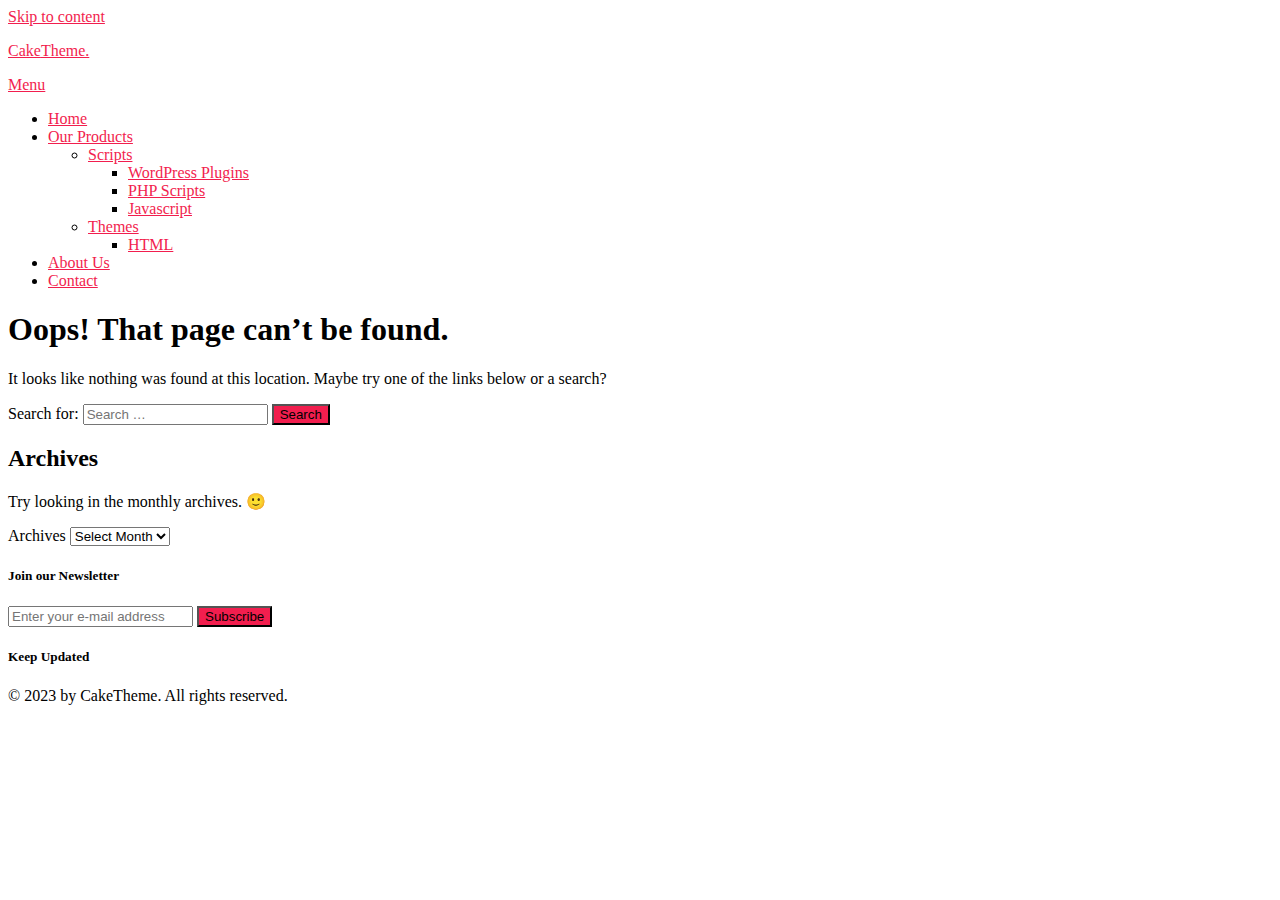
<file: libs/font-awesome/fonts/fontawesome-webfont3e6e.html>
<!DOCTYPE html>
<html lang="en-US">
<head>
<meta charset="UTF-8">
<meta name="viewport" content="width=device-width, initial-scale=1">
<link rel="profile" href="http://gmpg.org/xfn/11">
<title>Page not found &#8211; Cake</title>
<meta name='robots' content='max-image-preview:large' />
<link rel='dns-prefetch' href='//fonts.googleapis.com' />
<link rel="alternate" type="application/rss+xml" title="Cake &raquo; Feed" href="https://caketheme.com/feed/" />
<link rel="alternate" type="application/rss+xml" title="Cake &raquo; Comments Feed" href="https://caketheme.com/comments/feed/" />
<script type="text/javascript">
window._wpemojiSettings = {"baseUrl":"https:\/\/s.w.org\/images\/core\/emoji\/14.0.0\/72x72\/","ext":".png","svgUrl":"https:\/\/s.w.org\/images\/core\/emoji\/14.0.0\/svg\/","svgExt":".svg","source":{"concatemoji":"https:\/\/caketheme.com\/wp-includes\/js\/wp-emoji-release.min.js?ver=6.1.1"}};
/*! This file is auto-generated */
!function(e,a,t){var n,r,o,i=a.createElement("canvas"),p=i.getContext&&i.getContext("2d");function s(e,t){var a=String.fromCharCode,e=(p.clearRect(0,0,i.width,i.height),p.fillText(a.apply(this,e),0,0),i.toDataURL());return p.clearRect(0,0,i.width,i.height),p.fillText(a.apply(this,t),0,0),e===i.toDataURL()}function c(e){var t=a.createElement("script");t.src=e,t.defer=t.type="text/javascript",a.getElementsByTagName("head")[0].appendChild(t)}for(o=Array("flag","emoji"),t.supports={everything:!0,everythingExceptFlag:!0},r=0;r<o.length;r++)t.supports[o[r]]=function(e){if(p&&p.fillText)switch(p.textBaseline="top",p.font="600 32px Arial",e){case"flag":return s([127987,65039,8205,9895,65039],[127987,65039,8203,9895,65039])?!1:!s([55356,56826,55356,56819],[55356,56826,8203,55356,56819])&&!s([55356,57332,56128,56423,56128,56418,56128,56421,56128,56430,56128,56423,56128,56447],[55356,57332,8203,56128,56423,8203,56128,56418,8203,56128,56421,8203,56128,56430,8203,56128,56423,8203,56128,56447]);case"emoji":return!s([129777,127995,8205,129778,127999],[129777,127995,8203,129778,127999])}return!1}(o[r]),t.supports.everything=t.supports.everything&&t.supports[o[r]],"flag"!==o[r]&&(t.supports.everythingExceptFlag=t.supports.everythingExceptFlag&&t.supports[o[r]]);t.supports.everythingExceptFlag=t.supports.everythingExceptFlag&&!t.supports.flag,t.DOMReady=!1,t.readyCallback=function(){t.DOMReady=!0},t.supports.everything||(n=function(){t.readyCallback()},a.addEventListener?(a.addEventListener("DOMContentLoaded",n,!1),e.addEventListener("load",n,!1)):(e.attachEvent("onload",n),a.attachEvent("onreadystatechange",function(){"complete"===a.readyState&&t.readyCallback()})),(e=t.source||{}).concatemoji?c(e.concatemoji):e.wpemoji&&e.twemoji&&(c(e.twemoji),c(e.wpemoji)))}(window,document,window._wpemojiSettings);
</script>
<style type="text/css">
img.wp-smiley,
img.emoji {
	display: inline !important;
	border: none !important;
	box-shadow: none !important;
	height: 1em !important;
	width: 1em !important;
	margin: 0 0.07em !important;
	vertical-align: -0.1em !important;
	background: none !important;
	padding: 0 !important;
}
</style>
	<link rel='stylesheet' id='wp-block-library-css' href='https://caketheme.com/wp-includes/css/dist/block-library/style.min.css?ver=6.1.1' type='text/css' media='all' />
<link rel='stylesheet' id='classic-theme-styles-css' href='https://caketheme.com/wp-includes/css/classic-themes.min.css?ver=1' type='text/css' media='all' />
<style id='global-styles-inline-css' type='text/css'>
body{--wp--preset--color--black: #000000;--wp--preset--color--cyan-bluish-gray: #abb8c3;--wp--preset--color--white: #ffffff;--wp--preset--color--pale-pink: #f78da7;--wp--preset--color--vivid-red: #cf2e2e;--wp--preset--color--luminous-vivid-orange: #ff6900;--wp--preset--color--luminous-vivid-amber: #fcb900;--wp--preset--color--light-green-cyan: #7bdcb5;--wp--preset--color--vivid-green-cyan: #00d084;--wp--preset--color--pale-cyan-blue: #8ed1fc;--wp--preset--color--vivid-cyan-blue: #0693e3;--wp--preset--color--vivid-purple: #9b51e0;--wp--preset--gradient--vivid-cyan-blue-to-vivid-purple: linear-gradient(135deg,rgba(6,147,227,1) 0%,rgb(155,81,224) 100%);--wp--preset--gradient--light-green-cyan-to-vivid-green-cyan: linear-gradient(135deg,rgb(122,220,180) 0%,rgb(0,208,130) 100%);--wp--preset--gradient--luminous-vivid-amber-to-luminous-vivid-orange: linear-gradient(135deg,rgba(252,185,0,1) 0%,rgba(255,105,0,1) 100%);--wp--preset--gradient--luminous-vivid-orange-to-vivid-red: linear-gradient(135deg,rgba(255,105,0,1) 0%,rgb(207,46,46) 100%);--wp--preset--gradient--very-light-gray-to-cyan-bluish-gray: linear-gradient(135deg,rgb(238,238,238) 0%,rgb(169,184,195) 100%);--wp--preset--gradient--cool-to-warm-spectrum: linear-gradient(135deg,rgb(74,234,220) 0%,rgb(151,120,209) 20%,rgb(207,42,186) 40%,rgb(238,44,130) 60%,rgb(251,105,98) 80%,rgb(254,248,76) 100%);--wp--preset--gradient--blush-light-purple: linear-gradient(135deg,rgb(255,206,236) 0%,rgb(152,150,240) 100%);--wp--preset--gradient--blush-bordeaux: linear-gradient(135deg,rgb(254,205,165) 0%,rgb(254,45,45) 50%,rgb(107,0,62) 100%);--wp--preset--gradient--luminous-dusk: linear-gradient(135deg,rgb(255,203,112) 0%,rgb(199,81,192) 50%,rgb(65,88,208) 100%);--wp--preset--gradient--pale-ocean: linear-gradient(135deg,rgb(255,245,203) 0%,rgb(182,227,212) 50%,rgb(51,167,181) 100%);--wp--preset--gradient--electric-grass: linear-gradient(135deg,rgb(202,248,128) 0%,rgb(113,206,126) 100%);--wp--preset--gradient--midnight: linear-gradient(135deg,rgb(2,3,129) 0%,rgb(40,116,252) 100%);--wp--preset--duotone--dark-grayscale: url('#wp-duotone-dark-grayscale');--wp--preset--duotone--grayscale: url('#wp-duotone-grayscale');--wp--preset--duotone--purple-yellow: url('#wp-duotone-purple-yellow');--wp--preset--duotone--blue-red: url('#wp-duotone-blue-red');--wp--preset--duotone--midnight: url('#wp-duotone-midnight');--wp--preset--duotone--magenta-yellow: url('#wp-duotone-magenta-yellow');--wp--preset--duotone--purple-green: url('#wp-duotone-purple-green');--wp--preset--duotone--blue-orange: url('#wp-duotone-blue-orange');--wp--preset--font-size--small: 13px;--wp--preset--font-size--medium: 20px;--wp--preset--font-size--large: 36px;--wp--preset--font-size--x-large: 42px;--wp--preset--spacing--20: 0.44rem;--wp--preset--spacing--30: 0.67rem;--wp--preset--spacing--40: 1rem;--wp--preset--spacing--50: 1.5rem;--wp--preset--spacing--60: 2.25rem;--wp--preset--spacing--70: 3.38rem;--wp--preset--spacing--80: 5.06rem;}:where(.is-layout-flex){gap: 0.5em;}body .is-layout-flow > .alignleft{float: left;margin-inline-start: 0;margin-inline-end: 2em;}body .is-layout-flow > .alignright{float: right;margin-inline-start: 2em;margin-inline-end: 0;}body .is-layout-flow > .aligncenter{margin-left: auto !important;margin-right: auto !important;}body .is-layout-constrained > .alignleft{float: left;margin-inline-start: 0;margin-inline-end: 2em;}body .is-layout-constrained > .alignright{float: right;margin-inline-start: 2em;margin-inline-end: 0;}body .is-layout-constrained > .aligncenter{margin-left: auto !important;margin-right: auto !important;}body .is-layout-constrained > :where(:not(.alignleft):not(.alignright):not(.alignfull)){max-width: var(--wp--style--global--content-size);margin-left: auto !important;margin-right: auto !important;}body .is-layout-constrained > .alignwide{max-width: var(--wp--style--global--wide-size);}body .is-layout-flex{display: flex;}body .is-layout-flex{flex-wrap: wrap;align-items: center;}body .is-layout-flex > *{margin: 0;}:where(.wp-block-columns.is-layout-flex){gap: 2em;}.has-black-color{color: var(--wp--preset--color--black) !important;}.has-cyan-bluish-gray-color{color: var(--wp--preset--color--cyan-bluish-gray) !important;}.has-white-color{color: var(--wp--preset--color--white) !important;}.has-pale-pink-color{color: var(--wp--preset--color--pale-pink) !important;}.has-vivid-red-color{color: var(--wp--preset--color--vivid-red) !important;}.has-luminous-vivid-orange-color{color: var(--wp--preset--color--luminous-vivid-orange) !important;}.has-luminous-vivid-amber-color{color: var(--wp--preset--color--luminous-vivid-amber) !important;}.has-light-green-cyan-color{color: var(--wp--preset--color--light-green-cyan) !important;}.has-vivid-green-cyan-color{color: var(--wp--preset--color--vivid-green-cyan) !important;}.has-pale-cyan-blue-color{color: var(--wp--preset--color--pale-cyan-blue) !important;}.has-vivid-cyan-blue-color{color: var(--wp--preset--color--vivid-cyan-blue) !important;}.has-vivid-purple-color{color: var(--wp--preset--color--vivid-purple) !important;}.has-black-background-color{background-color: var(--wp--preset--color--black) !important;}.has-cyan-bluish-gray-background-color{background-color: var(--wp--preset--color--cyan-bluish-gray) !important;}.has-white-background-color{background-color: var(--wp--preset--color--white) !important;}.has-pale-pink-background-color{background-color: var(--wp--preset--color--pale-pink) !important;}.has-vivid-red-background-color{background-color: var(--wp--preset--color--vivid-red) !important;}.has-luminous-vivid-orange-background-color{background-color: var(--wp--preset--color--luminous-vivid-orange) !important;}.has-luminous-vivid-amber-background-color{background-color: var(--wp--preset--color--luminous-vivid-amber) !important;}.has-light-green-cyan-background-color{background-color: var(--wp--preset--color--light-green-cyan) !important;}.has-vivid-green-cyan-background-color{background-color: var(--wp--preset--color--vivid-green-cyan) !important;}.has-pale-cyan-blue-background-color{background-color: var(--wp--preset--color--pale-cyan-blue) !important;}.has-vivid-cyan-blue-background-color{background-color: var(--wp--preset--color--vivid-cyan-blue) !important;}.has-vivid-purple-background-color{background-color: var(--wp--preset--color--vivid-purple) !important;}.has-black-border-color{border-color: var(--wp--preset--color--black) !important;}.has-cyan-bluish-gray-border-color{border-color: var(--wp--preset--color--cyan-bluish-gray) !important;}.has-white-border-color{border-color: var(--wp--preset--color--white) !important;}.has-pale-pink-border-color{border-color: var(--wp--preset--color--pale-pink) !important;}.has-vivid-red-border-color{border-color: var(--wp--preset--color--vivid-red) !important;}.has-luminous-vivid-orange-border-color{border-color: var(--wp--preset--color--luminous-vivid-orange) !important;}.has-luminous-vivid-amber-border-color{border-color: var(--wp--preset--color--luminous-vivid-amber) !important;}.has-light-green-cyan-border-color{border-color: var(--wp--preset--color--light-green-cyan) !important;}.has-vivid-green-cyan-border-color{border-color: var(--wp--preset--color--vivid-green-cyan) !important;}.has-pale-cyan-blue-border-color{border-color: var(--wp--preset--color--pale-cyan-blue) !important;}.has-vivid-cyan-blue-border-color{border-color: var(--wp--preset--color--vivid-cyan-blue) !important;}.has-vivid-purple-border-color{border-color: var(--wp--preset--color--vivid-purple) !important;}.has-vivid-cyan-blue-to-vivid-purple-gradient-background{background: var(--wp--preset--gradient--vivid-cyan-blue-to-vivid-purple) !important;}.has-light-green-cyan-to-vivid-green-cyan-gradient-background{background: var(--wp--preset--gradient--light-green-cyan-to-vivid-green-cyan) !important;}.has-luminous-vivid-amber-to-luminous-vivid-orange-gradient-background{background: var(--wp--preset--gradient--luminous-vivid-amber-to-luminous-vivid-orange) !important;}.has-luminous-vivid-orange-to-vivid-red-gradient-background{background: var(--wp--preset--gradient--luminous-vivid-orange-to-vivid-red) !important;}.has-very-light-gray-to-cyan-bluish-gray-gradient-background{background: var(--wp--preset--gradient--very-light-gray-to-cyan-bluish-gray) !important;}.has-cool-to-warm-spectrum-gradient-background{background: var(--wp--preset--gradient--cool-to-warm-spectrum) !important;}.has-blush-light-purple-gradient-background{background: var(--wp--preset--gradient--blush-light-purple) !important;}.has-blush-bordeaux-gradient-background{background: var(--wp--preset--gradient--blush-bordeaux) !important;}.has-luminous-dusk-gradient-background{background: var(--wp--preset--gradient--luminous-dusk) !important;}.has-pale-ocean-gradient-background{background: var(--wp--preset--gradient--pale-ocean) !important;}.has-electric-grass-gradient-background{background: var(--wp--preset--gradient--electric-grass) !important;}.has-midnight-gradient-background{background: var(--wp--preset--gradient--midnight) !important;}.has-small-font-size{font-size: var(--wp--preset--font-size--small) !important;}.has-medium-font-size{font-size: var(--wp--preset--font-size--medium) !important;}.has-large-font-size{font-size: var(--wp--preset--font-size--large) !important;}.has-x-large-font-size{font-size: var(--wp--preset--font-size--x-large) !important;}
.wp-block-navigation a:where(:not(.wp-element-button)){color: inherit;}
:where(.wp-block-columns.is-layout-flex){gap: 2em;}
.wp-block-pullquote{font-size: 1.5em;line-height: 1.6;}
</style>
<link rel='stylesheet' id='onepress-fonts-css' href='https://fonts.googleapis.com/css?family=Raleway%3A400%2C500%2C600%2C700%2C300%2C100%2C800%2C900%7COpen+Sans%3A400%2C300%2C300italic%2C400italic%2C600%2C600italic%2C700%2C700italic%7CRubik%3A300%2C300i%2C400%2C400i%2C500%2C500i%2C700%2C700i%2C900%2C900i&#038;subset=latin%2Clatin-ext&#038;ver=2.2.5' type='text/css' media='all' />
<link rel='stylesheet' id='onepress-animate-css' href='https://caketheme.com/wp-content/themes/onepress/assets/css/animate.min.css?ver=2.2.5' type='text/css' media='all' />
<link rel='stylesheet' id='onepress-fa-css' href='https://caketheme.com/wp-content/themes/onepress/assets/css/font-awesome.min.css?ver=4.7.0' type='text/css' media='all' />
<link rel='stylesheet' id='onepress-bootstrap-css' href='https://caketheme.com/wp-content/themes/onepress/assets/css/bootstrap.min.css?ver=2.2.5' type='text/css' media='all' />
<link rel='stylesheet' id='onepress-style-css' href='https://caketheme.com/wp-content/themes/onepress/style.css?ver=6.1.1' type='text/css' media='all' />
<style id='onepress-style-inline-css' type='text/css'>
#main .video-section section.hero-slideshow-wrapper{background:transparent}.hero-slideshow-wrapper:after{position:absolute;top:0px;left:0px;width:100%;height:100%;background-color:rgba(0,0,0,0.3);display:block;content:""}.body-desktop .parallax-hero .hero-slideshow-wrapper:after{display:none!important}#parallax-hero>.parallax-bg::before{background-color:rgba(0,0,0,0.3);opacity:1}.body-desktop .parallax-hero .hero-slideshow-wrapper:after{display:none!important}a,.screen-reader-text:hover,.screen-reader-text:active,.screen-reader-text:focus,.header-social a,.onepress-menu .current-menu-item>a,.onepress-menu a:hover,.onepress-menu ul li a:hover,.onepress-menu li.onepress-current-item>a,.onepress-menu ul li.current-menu-item>a,.onepress-menu>li a.menu-actived,.onepress-menu.onepress-menu-mobile li.onepress-current-item>a,.site-footer a,.site-footer .footer-social a:hover,.site-footer .btt a:hover,.highlight,#comments .comment .comment-wrapper .comment-meta .comment-time:hover,#comments .comment .comment-wrapper .comment-meta .comment-reply-link:hover,#comments .comment .comment-wrapper .comment-meta .comment-edit-link:hover,.btn-theme-primary-outline,.sidebar .widget a:hover,.section-services .service-item .service-image i,.counter_item .counter__number,.team-member .member-thumb .member-profile a:hover,.icon-background-default{color:#f21e4e}input[type="reset"],input[type="submit"],input[type="submit"],input[type="reset"]:hover,input[type="submit"]:hover,input[type="submit"]:hover .nav-links a:hover,.btn-theme-primary,.btn-theme-primary-outline:hover,.section-testimonials .card-theme-primary,.woocommerce #respond input#submit,.woocommerce a.button,.woocommerce button.button,.woocommerce input.button,.woocommerce button.button.alt,.pirate-forms-submit-button,.pirate-forms-submit-button:hover,input[type="reset"],input[type="submit"],input[type="submit"],.pirate-forms-submit-button,.contact-form div.wpforms-container-full .wpforms-form .wpforms-submit,.contact-form div.wpforms-container-full .wpforms-form .wpforms-submit:hover,.nav-links a:hover,.nav-links a.current,.nav-links .page-numbers:hover,.nav-links .page-numbers.current{background:#f21e4e}.btn-theme-primary-outline,.btn-theme-primary-outline:hover,.pricing__item:hover,.section-testimonials .card-theme-primary,.entry-content blockquote{border-color:#f21e4e}#footer-widgets{}.gallery-carousel .g-item{padding:0px 1px}.gallery-carousel{margin-left:-1px;margin-right:-1px}.gallery-grid .g-item,.gallery-masonry .g-item .inner{padding:1px}.gallery-grid,.gallery-masonry{margin:-1px}
</style>
<link rel='stylesheet' id='onepress-gallery-lightgallery-css' href='https://caketheme.com/wp-content/themes/onepress/assets/css/lightgallery.css?ver=6.1.1' type='text/css' media='all' />
<script type='text/javascript' src='https://caketheme.com/wp-includes/js/jquery/jquery.min.js?ver=3.6.1' id='jquery-core-js'></script>
<script type='text/javascript' src='https://caketheme.com/wp-includes/js/jquery/jquery-migrate.min.js?ver=3.3.2' id='jquery-migrate-js'></script>
<link rel="https://api.w.org/" href="https://caketheme.com/wp-json/" /><link rel="EditURI" type="application/rsd+xml" title="RSD" href="https://caketheme.com/xmlrpc.php?rsd" />
<link rel="wlwmanifest" type="application/wlwmanifest+xml" href="https://caketheme.com/wp-includes/wlwmanifest.xml" />
<meta name="generator" content="WordPress 6.1.1" />
<link rel="icon" href="https://caketheme.com/wp-content/uploads/2023/03/cropped-favicon-32x32.png" sizes="32x32" />
<link rel="icon" href="https://caketheme.com/wp-content/uploads/2023/03/cropped-favicon-192x192.png" sizes="192x192" />
<link rel="apple-touch-icon" href="https://caketheme.com/wp-content/uploads/2023/03/cropped-favicon-180x180.png" />
<meta name="msapplication-TileImage" content="https://caketheme.com/wp-content/uploads/2023/03/cropped-favicon-270x270.png" />
</head>

<body class="error404 animation-disable elementor-default elementor-kit-1591">
<svg xmlns="http://www.w3.org/2000/svg" viewBox="0 0 0 0" width="0" height="0" focusable="false" role="none" style="visibility: hidden; position: absolute; left: -9999px; overflow: hidden;" ><defs><filter id="wp-duotone-dark-grayscale"><feColorMatrix color-interpolation-filters="sRGB" type="matrix" values=" .299 .587 .114 0 0 .299 .587 .114 0 0 .299 .587 .114 0 0 .299 .587 .114 0 0 " /><feComponentTransfer color-interpolation-filters="sRGB" ><feFuncR type="table" tableValues="0 0.49803921568627" /><feFuncG type="table" tableValues="0 0.49803921568627" /><feFuncB type="table" tableValues="0 0.49803921568627" /><feFuncA type="table" tableValues="1 1" /></feComponentTransfer><feComposite in2="SourceGraphic" operator="in" /></filter></defs></svg><svg xmlns="http://www.w3.org/2000/svg" viewBox="0 0 0 0" width="0" height="0" focusable="false" role="none" style="visibility: hidden; position: absolute; left: -9999px; overflow: hidden;" ><defs><filter id="wp-duotone-grayscale"><feColorMatrix color-interpolation-filters="sRGB" type="matrix" values=" .299 .587 .114 0 0 .299 .587 .114 0 0 .299 .587 .114 0 0 .299 .587 .114 0 0 " /><feComponentTransfer color-interpolation-filters="sRGB" ><feFuncR type="table" tableValues="0 1" /><feFuncG type="table" tableValues="0 1" /><feFuncB type="table" tableValues="0 1" /><feFuncA type="table" tableValues="1 1" /></feComponentTransfer><feComposite in2="SourceGraphic" operator="in" /></filter></defs></svg><svg xmlns="http://www.w3.org/2000/svg" viewBox="0 0 0 0" width="0" height="0" focusable="false" role="none" style="visibility: hidden; position: absolute; left: -9999px; overflow: hidden;" ><defs><filter id="wp-duotone-purple-yellow"><feColorMatrix color-interpolation-filters="sRGB" type="matrix" values=" .299 .587 .114 0 0 .299 .587 .114 0 0 .299 .587 .114 0 0 .299 .587 .114 0 0 " /><feComponentTransfer color-interpolation-filters="sRGB" ><feFuncR type="table" tableValues="0.54901960784314 0.98823529411765" /><feFuncG type="table" tableValues="0 1" /><feFuncB type="table" tableValues="0.71764705882353 0.25490196078431" /><feFuncA type="table" tableValues="1 1" /></feComponentTransfer><feComposite in2="SourceGraphic" operator="in" /></filter></defs></svg><svg xmlns="http://www.w3.org/2000/svg" viewBox="0 0 0 0" width="0" height="0" focusable="false" role="none" style="visibility: hidden; position: absolute; left: -9999px; overflow: hidden;" ><defs><filter id="wp-duotone-blue-red"><feColorMatrix color-interpolation-filters="sRGB" type="matrix" values=" .299 .587 .114 0 0 .299 .587 .114 0 0 .299 .587 .114 0 0 .299 .587 .114 0 0 " /><feComponentTransfer color-interpolation-filters="sRGB" ><feFuncR type="table" tableValues="0 1" /><feFuncG type="table" tableValues="0 0.27843137254902" /><feFuncB type="table" tableValues="0.5921568627451 0.27843137254902" /><feFuncA type="table" tableValues="1 1" /></feComponentTransfer><feComposite in2="SourceGraphic" operator="in" /></filter></defs></svg><svg xmlns="http://www.w3.org/2000/svg" viewBox="0 0 0 0" width="0" height="0" focusable="false" role="none" style="visibility: hidden; position: absolute; left: -9999px; overflow: hidden;" ><defs><filter id="wp-duotone-midnight"><feColorMatrix color-interpolation-filters="sRGB" type="matrix" values=" .299 .587 .114 0 0 .299 .587 .114 0 0 .299 .587 .114 0 0 .299 .587 .114 0 0 " /><feComponentTransfer color-interpolation-filters="sRGB" ><feFuncR type="table" tableValues="0 0" /><feFuncG type="table" tableValues="0 0.64705882352941" /><feFuncB type="table" tableValues="0 1" /><feFuncA type="table" tableValues="1 1" /></feComponentTransfer><feComposite in2="SourceGraphic" operator="in" /></filter></defs></svg><svg xmlns="http://www.w3.org/2000/svg" viewBox="0 0 0 0" width="0" height="0" focusable="false" role="none" style="visibility: hidden; position: absolute; left: -9999px; overflow: hidden;" ><defs><filter id="wp-duotone-magenta-yellow"><feColorMatrix color-interpolation-filters="sRGB" type="matrix" values=" .299 .587 .114 0 0 .299 .587 .114 0 0 .299 .587 .114 0 0 .299 .587 .114 0 0 " /><feComponentTransfer color-interpolation-filters="sRGB" ><feFuncR type="table" tableValues="0.78039215686275 1" /><feFuncG type="table" tableValues="0 0.94901960784314" /><feFuncB type="table" tableValues="0.35294117647059 0.47058823529412" /><feFuncA type="table" tableValues="1 1" /></feComponentTransfer><feComposite in2="SourceGraphic" operator="in" /></filter></defs></svg><svg xmlns="http://www.w3.org/2000/svg" viewBox="0 0 0 0" width="0" height="0" focusable="false" role="none" style="visibility: hidden; position: absolute; left: -9999px; overflow: hidden;" ><defs><filter id="wp-duotone-purple-green"><feColorMatrix color-interpolation-filters="sRGB" type="matrix" values=" .299 .587 .114 0 0 .299 .587 .114 0 0 .299 .587 .114 0 0 .299 .587 .114 0 0 " /><feComponentTransfer color-interpolation-filters="sRGB" ><feFuncR type="table" tableValues="0.65098039215686 0.40392156862745" /><feFuncG type="table" tableValues="0 1" /><feFuncB type="table" tableValues="0.44705882352941 0.4" /><feFuncA type="table" tableValues="1 1" /></feComponentTransfer><feComposite in2="SourceGraphic" operator="in" /></filter></defs></svg><svg xmlns="http://www.w3.org/2000/svg" viewBox="0 0 0 0" width="0" height="0" focusable="false" role="none" style="visibility: hidden; position: absolute; left: -9999px; overflow: hidden;" ><defs><filter id="wp-duotone-blue-orange"><feColorMatrix color-interpolation-filters="sRGB" type="matrix" values=" .299 .587 .114 0 0 .299 .587 .114 0 0 .299 .587 .114 0 0 .299 .587 .114 0 0 " /><feComponentTransfer color-interpolation-filters="sRGB" ><feFuncR type="table" tableValues="0.098039215686275 1" /><feFuncG type="table" tableValues="0 0.66274509803922" /><feFuncB type="table" tableValues="0.84705882352941 0.41960784313725" /><feFuncA type="table" tableValues="1 1" /></feComponentTransfer><feComposite in2="SourceGraphic" operator="in" /></filter></defs></svg>
<!-- Preloader -->
<div class="preloader">
    <div id="circle-square">
        <span></span>
        <span></span>
        <span></span>
        <span></span>
    </div>
</div>

<div id="page" class="hfeed site">
	<a class="skip-link screen-reader-text" href="#content">Skip to content</a>
	<div id="header-section" class="h-on-top no-transparent">		<header id="masthead" class="site-header header-contained is-sticky no-scroll no-t h-on-top" role="banner">
			<div class="container">
				<div class="site-branding">
				<div class="site-brand-inner no-logo-img has-title"><p class="site-title"><a class="site-text-logo" href="https://caketheme.com/" rel="home">Cake<span>Theme.</span></a></p></div>				</div>
				<div class="header-right-wrapper">
					<a href="#0" id="nav-toggle">Menu<span></span></a>
					<nav id="site-navigation" class="main-navigation" role="navigation">
						<ul class="onepress-menu">
							<li id="menu-item-2495" class="menu-item menu-item-type-post_type menu-item-object-page menu-item-home menu-item-2495"><a href="https://caketheme.com/">Home</a></li>
<li id="menu-item-2474" class="menu-item menu-item-type-taxonomy menu-item-object-product_cat menu-item-has-children menu-item-2474"><a href="https://caketheme.com/products/all/">Our Products</a>
<ul class="sub-menu">
	<li id="menu-item-2475" class="menu-item menu-item-type-taxonomy menu-item-object-product_cat menu-item-has-children menu-item-2475"><a href="https://caketheme.com/products/scripts/">Scripts</a>
	<ul class="sub-menu">
		<li id="menu-item-2486" class="menu-item menu-item-type-taxonomy menu-item-object-product_cat menu-item-2486"><a href="https://caketheme.com/products/wordpress-plugins/">WordPress Plugins</a></li>
		<li id="menu-item-2485" class="menu-item menu-item-type-taxonomy menu-item-object-product_cat menu-item-2485"><a href="https://caketheme.com/products/php-scripts/">PHP Scripts</a></li>
		<li id="menu-item-2484" class="menu-item menu-item-type-taxonomy menu-item-object-product_cat menu-item-2484"><a href="https://caketheme.com/products/javascript/">Javascript</a></li>
	</ul>
</li>
	<li id="menu-item-2487" class="menu-item menu-item-type-taxonomy menu-item-object-product_cat menu-item-has-children menu-item-2487"><a href="https://caketheme.com/products/themes/">Themes</a>
	<ul class="sub-menu">
		<li id="menu-item-2488" class="menu-item menu-item-type-taxonomy menu-item-object-product_cat menu-item-2488"><a href="https://caketheme.com/products/html/">HTML</a></li>
	</ul>
</li>
</ul>
</li>
<li id="menu-item-2482" class="menu-item menu-item-type-post_type menu-item-object-page menu-item-2482"><a href="https://caketheme.com/about-us/">About Us</a></li>
<li id="menu-item-2758" class="menu-item menu-item-type-post_type menu-item-object-page menu-item-2758"><a href="https://caketheme.com/contact-us/">Contact</a></li>
						</ul>
					</nav>
					<!-- #site-navigation -->
				</div>
			</div>
		</header><!-- #masthead -->
		</div>	<div id="content" class="site-content">

		<div class="page-header">
			<div class="container">
				<h1 class="page-title">Oops! That page can&rsquo;t be found.</h1>
			</div>
		</div>

		<div id="content-inside" class="container right-sidebar">
			<div id="primary" class="content-area">
				<main id="main" class="site-main" role="main">

					<section class="error-404 not-found">

						<div class="page-content">
							<p>It looks like nothing was found at this location. Maybe try one of the links below or a search?</p>

							<form role="search" method="get" class="search-form" action="https://caketheme.com/">
				<label>
					<span class="screen-reader-text">Search for:</span>
					<input type="search" class="search-field" placeholder="Search &hellip;" value="" name="s" />
				</label>
				<input type="submit" class="search-submit" value="Search" />
			</form>
							
							
							<div class="widget widget_archive"><h2 class="widgettitle">Archives</h2><p>Try looking in the monthly archives. 🙂</p>		<label class="screen-reader-text" for="archives-dropdown--1">Archives</label>
		<select id="archives-dropdown--1" name="archive-dropdown">
			
			<option value="">Select Month</option>
			
		</select>

<script type="text/javascript">
/* <![CDATA[ */
(function() {
	var dropdown = document.getElementById( "archives-dropdown--1" );
	function onSelectChange() {
		if ( dropdown.options[ dropdown.selectedIndex ].value !== '' ) {
			document.location.href = this.options[ this.selectedIndex ].value;
		}
	}
	dropdown.onchange = onSelectChange;
})();
/* ]]> */
</script>
			</div>
							
						</div><!-- .page-content -->
					</section><!-- .error-404 -->

				</main><!-- #main -->
			</div><!-- #primary -->

			
		</div><!--#content-inside -->
	</div><!-- #content -->
	
	<footer id="colophon" class="site-footer" role="contentinfo">
						<div class="footer-connect">
			<div class="container">
				<div class="row">
												<div class="col-xl-4 offset-xl-2 col-lg-6 col-md-6">
										<div class="footer-subscribe">
			<h5 class="follow-heading">Join our Newsletter</h5>			<form novalidate="" target="_blank" class="" name="mc-embedded-subscribe-form" id="mc-embedded-subscribe-form" method="post"
				  action="//caketheme.us21.list-manage.com/subscribe?u=255e33b29c1ee346089287892&#038;id=7a6e421fb7">
				<input type="text" placeholder="Enter your e-mail address" id="mce-EMAIL" class="subs_input" name="EMAIL" value="">
				<input type="submit" class="subs-button" value="Subscribe" name="subscribe">
			</form>
		</div>
									</div>
													<div class="col-xl-4 col-lg-6 col-md-6">
										<div class="footer-social">
			<h5 class="follow-heading">Keep Updated</h5><div class="footer-social-icons"><a href="#" title="Twitter"><i class="fa fa-twitter"></i></a><a target="_blank" href="https://www.facebook.com/profile.php?id=100064035882019" title="Facebook"><i class="fa fa-facebook"></i></a><a href="#" title="Google Plus"><i class="fa fa-google-plus"></i></a><a href="#" title="Instagram"><i class="fa fa-instagram"></i></a></div>		</div>
									</div>
										</div>
			</div>
		</div>
	
		<div class="site-info">
			<div class="container">
									<div class="btt">
						<a class="back-to-top" href="#page" title="Back To Top"><i class="fa fa-angle-double-up wow flash" data-wow-duration="2s"></i></a>
					</div>
										© 2023 by CakeTheme. All rights reserved.
				<!--<span class="sep"> &ndash; </span>-->
							</div>
		</div>
		<!-- .site-info -->

	</footer><!-- #colophon -->
	</div><!-- #page -->


<script type='text/javascript' src='https://caketheme.com/wp-content/themes/onepress/assets/js/plugins.js?ver=2.2.5' id='onepress-js-plugins-js'></script>
<script type='text/javascript' src='https://caketheme.com/wp-content/themes/onepress/assets/js/bootstrap.min.js?ver=2.2.5' id='onepress-js-bootstrap-js'></script>
<script type='text/javascript' src='https://caketheme.com/wp-content/themes/onepress/assets/js/isotope.pkgd.min.js?ver=2.2.5' id='onepress-gallery-masonry-js'></script>
<script type='text/javascript' id='onepress-theme-js-extra'>
/* <![CDATA[ */
var onepress_js_settings = {"onepress_disable_animation":"1","onepress_disable_sticky_header":"","onepress_vertical_align_menu":"","hero_animation":"flipInX","hero_speed":"5000","hero_fade":"750","hero_duration":"5000","hero_disable_preload":"","is_home":"","gallery_enable":"1","is_rtl":""};
/* ]]> */
</script>
<script type='text/javascript' src='https://caketheme.com/wp-content/themes/onepress/assets/js/theme.js?ver=2.2.5' id='onepress-theme-js'></script>

</body>
</html>
</file>
<file: libs/feather-font/css/iconfont.css>
@font-face {
  font-display: swap;
  font-family: Feather;
  src: url(../fonts/feather144f.ttf?sdxovp) format("truetype"), url(../fonts/feather144f.woff?sdxovp) format("woff"), url(../fonts/feather144f.svg?sdxovp#Feather) format("svg");
  font-weight: 400;
  font-style: normal
}

[class*=" feather-"], [class^=feather-] {
  font-family: feather;
  speak: none;
  font-style: normal;
  font-weight: 400;
  font-variant: normal;
  text-transform: none;
  line-height: 1;
  -webkit-font-smoothing: antialiased;
  -moz-osx-font-smoothing: grayscale
}

.feather-activity:before {
  content: "\e900"
}

.feather-airplay:before {
  content: "\e901"
}

.feather-alert-circle:before {
  content: "\e902"
}

.feather-alert-octagon:before {
  content: "\e903"
}

.feather-alert-triangle:before {
  content: "\e904"
}

.feather-align-center:before {
  content: "\e905"
}

.feather-align-justify:before {
  content: "\e906"
}

.feather-align-left:before {
  content: "\e907"
}

.feather-align-right:before {
  content: "\e908"
}

.feather-anchor:before {
  content: "\e909"
}

.feather-aperture:before {
  content: "\e90a"
}

.feather-archive:before {
  content: "\e90b"
}

.feather-arrow-down:before {
  content: "\e90c"
}

.feather-arrow-down-circle:before {
  content: "\e90d"
}

.feather-arrow-down-left:before {
  content: "\e90e"
}

.feather-arrow-down-right:before {
  content: "\e90f"
}

.feather-arrow-left:before {
  content: "\e910"
}

.feather-arrow-left-circle:before {
  content: "\e911"
}

.feather-arrow-right:before {
  content: "\e912"
}

.feather-arrow-right-circle:before {
  content: "\e913"
}

.feather-arrow-up:before {
  content: "\e914"
}

.feather-arrow-up-circle:before {
  content: "\e915"
}

.feather-arrow-up-left:before {
  content: "\e916"
}

.feather-arrow-up-right:before {
  content: "\e917"
}

.feather-at-sign:before {
  content: "\e918"
}

.feather-award:before {
  content: "\e919"
}

.feather-bar-chart:before {
  content: "\e91a"
}

.feather-bar-chart-2:before {
  content: "\e91b"
}

.feather-battery:before {
  content: "\e91c"
}

.feather-battery-charging:before {
  content: "\e91d"
}

.feather-bell:before {
  content: "\e91e"
}

.feather-bell-off:before {
  content: "\e91f"
}

.feather-bluetooth:before {
  content: "\e920"
}

.feather-bold:before {
  content: "\e921"
}

.feather-book:before {
  content: "\e922"
}

.feather-book-open:before {
  content: "\e923"
}

.feather-bookmark:before {
  content: "\e924"
}

.feather-box:before {
  content: "\e925"
}

.feather-briefcase:before {
  content: "\e926"
}

.feather-calendar:before {
  content: "\e927"
}

.feather-camera:before {
  content: "\e928"
}

.feather-camera-off:before {
  content: "\e929"
}

.feather-cast:before {
  content: "\e92a"
}

.feather-check:before {
  content: "\e92b"
}

.feather-check-circle:before {
  content: "\e92c"
}

.feather-check-square:before {
  content: "\e92d"
}

.feather-chevron-down:before {
  content: "\e92e"
}

.feather-chevron-left:before {
  content: "\e92f"
}

.feather-chevron-right:before {
  content: "\e930"
}

.feather-chevron-up:before {
  content: "\e931"
}

.feather-chevrons-down:before {
  content: "\e932"
}

.feather-chevrons-left:before {
  content: "\e933"
}

.feather-chevrons-right:before {
  content: "\e934"
}

.feather-chevrons-up:before {
  content: "\e935"
}

.feather-chrome:before {
  content: "\e936"
}

.feather-circle:before {
  content: "\e937"
}

.feather-clipboard:before {
  content: "\e938"
}

.feather-clock:before {
  content: "\e939"
}

.feather-cloud:before {
  content: "\e93a"
}

.feather-cloud-drizzle:before {
  content: "\e93b"
}

.feather-cloud-lightning:before {
  content: "\e93c"
}

.feather-cloud-off:before {
  content: "\e93d"
}

.feather-cloud-rain:before {
  content: "\e93e"
}

.feather-cloud-snow:before {
  content: "\e93f"
}

.feather-code:before {
  content: "\e940"
}

.feather-codepen:before {
  content: "\e941"
}

.feather-command:before {
  content: "\e942"
}

.feather-compass:before {
  content: "\e943"
}

.feather-copy:before {
  content: "\e944"
}

.feather-corner-down-left:before {
  content: "\e945"
}

.feather-corner-down-right:before {
  content: "\e946"
}

.feather-corner-left-down:before {
  content: "\e947"
}

.feather-corner-left-up:before {
  content: "\e948"
}

.feather-corner-right-down:before {
  content: "\e949"
}

.feather-corner-right-up:before {
  content: "\e94a"
}

.feather-corner-up-left:before {
  content: "\e94b"
}

.feather-corner-up-right:before {
  content: "\e94c"
}

.feather-cpu:before {
  content: "\e94d"
}

.feather-credit-card:before {
  content: "\e94e"
}

.feather-crop:before {
  content: "\e94f"
}

.feather-crosshair:before {
  content: "\e950"
}

.feather-database:before {
  content: "\e951"
}

.feather-delete:before {
  content: "\e952"
}

.feather-disc:before {
  content: "\e953"
}

.feather-dollar-sign:before {
  content: "\e954"
}

.feather-download:before {
  content: "\e955"
}

.feather-download-cloud:before {
  content: "\e956"
}

.feather-droplet:before {
  content: "\e957"
}

.feather-edit:before {
  content: "\e958"
}

.feather-edit-2:before {
  content: "\e959"
}

.feather-edit-3:before {
  content: "\e95a"
}

.feather-external-link:before {
  content: "\e95b"
}

.feather-eye:before {
  content: "\e95c"
}

.feather-eye-off:before {
  content: "\e95d"
}

.feather-facebook:before {
  content: "\e95e"
}

.feather-fast-forward:before {
  content: "\e95f"
}

.feather-feather:before {
  content: "\e960"
}

.feather-file:before {
  content: "\e961"
}

.feather-file-minus:before {
  content: "\e962"
}

.feather-file-plus:before {
  content: "\e963"
}

.feather-file-text:before {
  content: "\e964"
}

.feather-film:before {
  content: "\e965"
}

.feather-filter:before {
  content: "\e966"
}

.feather-flag:before {
  content: "\e967"
}

.feather-folder:before {
  content: "\e968"
}

.feather-folder-minus:before {
  content: "\e969"
}

.feather-folder-plus:before {
  content: "\e96a"
}

.feather-gift:before {
  content: "\e96b"
}

.feather-git-branch:before {
  content: "\e96c"
}

.feather-git-commit:before {
  content: "\e96d"
}

.feather-git-merge:before {
  content: "\e96e"
}

.feather-git-pull-request:before {
  content: "\e96f"
}

.feather-github:before {
  content: "\e970"
}

.feather-gitlab:before {
  content: "\e971"
}

.feather-globe:before {
  content: "\e972"
}

.feather-grid:before {
  content: "\e973"
}

.feather-hard-drive:before {
  content: "\e974"
}

.feather-hash:before {
  content: "\e975"
}

.feather-headphones:before {
  content: "\e976"
}

.feather-heart:before {
  content: "\e977"
}

.feather-help-circle:before {
  content: "\e978"
}

.feather-home:before {
  content: "\e979"
}

.feather-image:before {
  content: "\e97a"
}

.feather-inbox:before {
  content: "\e97b"
}

.feather-info:before {
  content: "\e97c"
}

.feather-instagram:before {
  content: "\e97d"
}

.feather-italic:before {
  content: "\e97e"
}

.feather-layers:before {
  content: "\e97f"
}

.feather-layout:before {
  content: "\e980"
}

.feather-life-buoy:before {
  content: "\e981"
}

.feather-link:before {
  content: "\e982"
}

.feather-link-2:before {
  content: "\e983"
}

.feather-linkedin:before {
  content: "\e984"
}

.feather-list:before {
  content: "\e985"
}

.feather-loader:before {
  content: "\e986"
}

.feather-lock:before {
  content: "\e987"
}

.feather-log-in:before {
  content: "\e988"
}

.feather-log-out:before {
  content: "\e989"
}

.feather-mail:before {
  content: "\e98a"
}

.feather-map:before {
  content: "\e98b"
}

.feather-map-pin:before {
  content: "\e98c"
}

.feather-maximize:before {
  content: "\e98d"
}

.feather-maximize-2:before {
  content: "\e98e"
}

.feather-menu:before {
  content: "\e98f"
}

.feather-message-circle:before {
  content: "\e990"
}

.feather-message-square:before {
  content: "\e991"
}

.feather-mic:before {
  content: "\e992"
}

.feather-mic-off:before {
  content: "\e993"
}

.feather-minimize:before {
  content: "\e994"
}

.feather-minimize-2:before {
  content: "\e995"
}

.feather-minus:before {
  content: "\e996"
}

.feather-minus-circle:before {
  content: "\e997"
}

.feather-minus-square:before {
  content: "\e998"
}

.feather-monitor:before {
  content: "\e999"
}

.feather-moon:before {
  content: "\e99a"
}

.feather-more-horizontal:before {
  content: "\e99b"
}

.feather-more-vertical:before {
  content: "\e99c"
}

.feather-move:before {
  content: "\e99d"
}

.feather-music:before {
  content: "\e99e"
}

.feather-navigation:before {
  content: "\e99f"
}

.feather-navigation-2:before {
  content: "\e9a0"
}

.feather-octagon:before {
  content: "\e9a1"
}

.feather-package:before {
  content: "\e9a2"
}

.feather-paperclip:before {
  content: "\e9a3"
}

.feather-pause:before {
  content: "\e9a4"
}

.feather-pause-circle:before {
  content: "\e9a5"
}

.feather-percent:before {
  content: "\e9a6"
}

.feather-phone:before {
  content: "\e9a7"
}

.feather-phone-call:before {
  content: "\e9a8"
}

.feather-phone-forwarded:before {
  content: "\e9a9"
}

.feather-phone-incoming:before {
  content: "\e9aa"
}

.feather-phone-missed:before {
  content: "\e9ab"
}

.feather-phone-off:before {
  content: "\e9ac"
}

.feather-phone-outgoing:before {
  content: "\e9ad"
}

.feather-pie-chart:before {
  content: "\e9ae"
}

.feather-play:before {
  content: "\e9af"
}

.feather-play-circle:before {
  content: "\e9b0"
}

.feather-plus:before {
  content: "\e9b1"
}

.feather-plus-circle:before {
  content: "\e9b2"
}

.feather-plus-square:before {
  content: "\e9b3"
}

.feather-pocket:before {
  content: "\e9b4"
}

.feather-power:before {
  content: "\e9b5"
}

.feather-printer:before {
  content: "\e9b6"
}

.feather-radio:before {
  content: "\e9b7"
}

.feather-refresh-ccw:before {
  content: "\e9b8"
}

.feather-refresh-cw:before {
  content: "\e9b9"
}

.feather-repeat:before {
  content: "\e9ba"
}

.feather-rewind:before {
  content: "\e9bb"
}

.feather-rotate-ccw:before {
  content: "\e9bc"
}

.feather-rotate-cw:before {
  content: "\e9bd"
}

.feather-rss:before {
  content: "\e9be"
}

.feather-save:before {
  content: "\e9bf"
}

.feather-scissors:before {
  content: "\e9c0"
}

.feather-search:before {
  content: "\e9c1"
}

.feather-send:before {
  content: "\e9c2"
}

.feather-server:before {
  content: "\e9c3"
}

.feather-settings:before {
  content: "\e9c4"
}

.feather-share:before {
  content: "\e9c5"
}

.feather-share-2:before {
  content: "\e9c6"
}

.feather-shield:before {
  content: "\e9c7"
}

.feather-shield-off:before {
  content: "\e9c8"
}

.feather-shopping-bag:before {
  content: "\e9c9"
}

.feather-shopping-cart:before {
  content: "\e9ca"
}

.feather-shuffle:before {
  content: "\e9cb"
}

.feather-sidebar:before {
  content: "\e9cc"
}

.feather-skip-back:before {
  content: "\e9cd"
}

.feather-skip-forward:before {
  content: "\e9ce"
}

.feather-slack:before {
  content: "\e9cf"
}

.feather-slash:before {
  content: "\e9d0"
}

.feather-sliders:before {
  content: "\e9d1"
}

.feather-smartphone:before {
  content: "\e9d2"
}

.feather-speaker:before {
  content: "\e9d3"
}

.feather-square:before {
  content: "\e9d4"
}

.feather-star:before {
  content: "\e9d5"
}

.feather-stop-circle:before {
  content: "\e9d6"
}

.feather-sun:before {
  content: "\e9d7"
}

.feather-sunrise:before {
  content: "\e9d8"
}

.feather-sunset:before {
  content: "\e9d9"
}

.feather-tablet:before {
  content: "\e9da"
}

.feather-tag:before {
  content: "\e9db"
}

.feather-target:before {
  content: "\e9dc"
}

.feather-terminal:before {
  content: "\e9dd"
}

.feather-thermometer:before {
  content: "\e9de"
}

.feather-thumbs-down:before {
  content: "\e9df"
}

.feather-thumbs-up:before {
  content: "\e9e0"
}

.feather-toggle-left:before {
  content: "\e9e1"
}

.feather-toggle-right:before {
  content: "\e9e2"
}

.feather-trash:before {
  content: "\e9e3"
}

.feather-trash-2:before {
  content: "\e9e4"
}

.feather-trending-down:before {
  content: "\e9e5"
}

.feather-trending-up:before {
  content: "\e9e6"
}

.feather-triangle:before {
  content: "\e9e7"
}

.feather-truck:before {
  content: "\e9e8"
}

.feather-tv:before {
  content: "\e9e9"
}

.feather-twitter:before {
  content: "\e9ea"
}

.feather-type:before {
  content: "\e9eb"
}

.feather-umbrella:before {
  content: "\e9ec"
}

.feather-underline:before {
  content: "\e9ed"
}

.feather-unlock:before {
  content: "\e9ee"
}

.feather-upload:before {
  content: "\e9ef"
}

.feather-upload-cloud:before {
  content: "\e9f0"
}

.feather-user:before {
  content: "\e9f1"
}

.feather-user-check:before {
  content: "\e9f2"
}

.feather-user-minus:before {
  content: "\e9f3"
}

.feather-user-plus:before {
  content: "\e9f4"
}

.feather-user-x:before {
  content: "\e9f5"
}

.feather-users:before {
  content: "\e9f6"
}

.feather-video:before {
  content: "\e9f7"
}

.feather-video-off:before {
  content: "\e9f8"
}

.feather-voicemail:before {
  content: "\e9f9"
}

.feather-volume:before {
  content: "\e9fa"
}

.feather-volume-1:before {
  content: "\e9fb"
}

.feather-volume-2:before {
  content: "\e9fc"
}

.feather-volume-x:before {
  content: "\e9fd"
}

.feather-watch:before {
  content: "\e9fe"
}

.feather-wifi:before {
  content: "\e9ff"
}

.feather-wifi-off:before {
  content: "\ea00"
}

.feather-wind:before {
  content: "\ea01"
}

.feather-x:before {
  content: "\ea02"
}

.feather-x-circle:before {
  content: "\ea03"
}

.feather-x-square:before {
  content: "\ea04"
}

.feather-youtube:before {
  content: "\ea05"
}

.feather-zap:before {
  content: "\ea06"
}

.feather-zap-off:before {
  content: "\ea07"
}

.feather-zoom-in:before {
  content: "\ea08"
}

.feather-zoom-out:before {
  content: "\ea09"
}
</file>
<file: libs/icomoon-font/css/icomoon.css>
@font-face {
  font-family: icomoon;
  src: url(../fonts/icomoon6dbe.eot?fzv6fp);
  src: url(../fonts/icomoon6dbe.eot?fzv6fp#iefix) format("embedded-opentype"), url(../fonts/icomoon6dbe.ttf?fzv6fp) format("truetype"), url(../fonts/icomoon6dbe.woff?fzv6fp) format("woff"), url(../fonts/icomoon6dbe.svg?fzv6fp#icomoon) format("svg");
  font-weight: 400;
  font-style: normal;
  font-display: swap
}

[class*=" icon-"], [class^=icon-] {
  font-family: icomoon;
  speak: none;
  font-style: normal;
  font-weight: 400;
  font-variant: normal;
  text-transform: none;
  line-height: 1;
  -webkit-font-smoothing: antialiased;
  -moz-osx-font-smoothing: grayscale
}

.icon-bed-bath:before {
  content: "\e910"
}

.icon-furniture:before {
  content: "\e911"
}

.icon-home-decor:before {
  content: "\e912"
}

.icon-lighting:before {
  content: "\e913"
}

.icon-office:before {
  content: "\e914"
}

.icon-outdoor:before {
  content: "\e915"
}

.icon-user:before {
  content: "\e90d"
}

.icon-compare:before {
  content: "\e90f"
}

.icon-box:before {
  content: "\e90e"
}

.icon-quote:before {
  content: "\e902"
}

.icon-arrow-down:before {
  content: "\e903"
}

.icon-star:before {
  content: "\e904"
}

.icon-plus:before {
  content: "\e905"
}

.icon-envelope:before {
  content: "\e906"
}

.icon-pin:before {
  content: "\e907"
}

.icon-email2:before {
  content: "\e908"
}

.icon-email-1:before {
  content: "\e909"
}

.icon-heart2:before {
  content: "\e90"
}

.icon-delivery-truck:before {
  content: "\e90b"
}

.icon-search:before {
  content: "\e90c"
}

.icon-right-arrow:before {
  content: "\e90a"
}

.icon-large-paper-bag:before {
  content: "\e901"
}

.icon-heart:before {
  content: "\e900"
}
</file>
<file: libs/wpbingofont/css/wpbingofont.css>
@font-face {
  font-family: wpbingofont;
  src: url(../fonts/wpbingo6dbe.eot?fzv6fp);
  src: url(../fonts/wpbingo6dbe.eot?fzv6fp#iefix) format("embedded-opentype"), url(../fonts/wpbingo6dbe.ttf?fzv6fp) format("truetype"), url(../fonts/wpbingo6dbe.woff?fzv6fp) format("woff"), url(../fonts/wpbingo6dbe.svg?fzv6fp#wpbingo) format("svg");
  font-weight: 400;
  font-style: normal;
  font-display: swap
}

[class*=" wpb-icon-"], [class^=wpb-icon-] {
  font-family: wpbingofont;
  speak: none;
  font-style: normal;
  font-weight: 400;
  font-variant: normal;
  text-transform: none;
  line-height: 1;
  -webkit-font-smoothing: antialiased;
  -moz-osx-font-smoothing: grayscale
}

.wpb-icon-info:before {
  content: "\e91e"
}

.wpb-icon-comment:before {
  content: "\e91d"
}

.wpb-icon-gift-voucher:before {
  content: "\e91c"
}

.wpb-icon-left-arrow:before {
  content: "\e91a"
}

.wpb-icon-right-arrow:before {
  content: "\e91b"
}

.wpb-icon-chat:before {
  content: "\e919"
}

.wpb-icon-content-writing:before {
  content: "\e918"
}

.wpb-icon-levels:before {
  content: "\e917"
}

.wpb-icon-play-video:before {
  content: "\e912"
}

.wpb-icon-d-design:before {
  content: "\e911"
}

.wpb-icon-login1:before {
  content: "\e915"
}

.wpb-icon-user2:before {
  content: "\e916"
}

.wpb-icon-large-paper-bag-empty:before {
  content: "\e914"
}

.wpb-icon-ruler:before {
  content: "\e913"
}

.wpb-icon-shopping-cart:before {
  content: "\e912"
}

.wpb-icon-mail:before {
  content: "\e90e"
}

.wpb-icon-lock:before {
  content: "\e90f"
}

.wpb-icon-user1:before {
  content: "\e910"
}

.wpb-icon-login:before {
  content: "\e911"
}

.wpb-icon-circular:before {
  content: "\e90d"
}

.wpb-icon-shop:before {
  content: "\e907"
}

.wpb-icon-menu-vertical:before {
  content: "\e908"
}

.wpb-icon-menu:before {
  content: "\e909"
}

.wpb-icon-heart:before {
  content: "\e90a"
}

.wpb-icon-magnifying-glass:before {
  content: "\e90b"
}

.wpb-icon-user:before {
  content: "\e90c"
}

.wpb-icon-shield2:before {
  content: "\e900"
}

.wpb-icon-delivery:before {
  content: "\e901"
}

.wpb-icon-refund:before {
  content: "\e902"
}

.wpb-icon-plane:before {
  content: "\e903"
}

.wpb-icon-ship-car:before {
  content: "\e904"
}

.wpb-icon-sticker:before {
  content: "\e905"
}

.wpb-icon-security-on:before {
  content: "\e906"
}
</file>
<file: libs/elegant-icons/css/elegant.css>
@font-face {
  font-display: swap;
  font-family: ElegantIcons;
  src: url(../fonts/ElegantIcons.eot);
  src: url(../fonts/ElegantIconsd41d.eot?#iefix) format("embedded-opentype"), url(../fonts/ElegantIcons.woff) format("woff"), url(../fonts/ElegantIcons.ttf) format("truetype"), url(../fonts/ElegantIcons.svg#ElegantIcons) format("svg");
  font-weight: 400;
  font-style: normal
}

[data-icon]:before {
  font-family: ElegantIcons;
  content: attr(data-icon);
  speak: none;
  font-weight: 400;
  font-variant: normal;
  text-transform: none;
  line-height: 1;
  -webkit-font-smoothing: antialiased;
  -moz-osx-font-smoothing: grayscale
}

.arrow-up-down, .arrow_back, .arrow_carrot-2down, .arrow_carrot-2down_alt2, .arrow_carrot-2dwnn_alt, .arrow_carrot-2left, .arrow_carrot-2left_alt, .arrow_carrot-2left_alt2, .arrow_carrot-2right, .arrow_carrot-2right_alt, .arrow_carrot-2right_alt2, .arrow_carrot-2up, .arrow_carrot-2up_alt, .arrow_carrot-2up_alt2, .arrow_carrot-down, .arrow_carrot-down_alt, .arrow_carrot-down_alt2, .arrow_carrot-left, .arrow_carrot-left_alt, .arrow_carrot-left_alt2, .arrow_carrot-right, .arrow_carrot-right_alt, .arrow_carrot-right_alt2, .arrow_carrot-up, .arrow_carrot-up_alt2, .arrow_carrot_up_alt, .arrow_condense, .arrow_condense_alt, .arrow_down, .arrow_down_alt, .arrow_expand, .arrow_expand_alt, .arrow_expand_alt2, .arrow_expand_alt3, .arrow_left, .arrow_left-down, .arrow_left-down_alt, .arrow_left-right, .arrow_left-right_alt, .arrow_left-up, .arrow_left-up_alt, .arrow_left_alt, .arrow_move, .arrow_right, .arrow_right-down, .arrow_right-down_alt, .arrow_right-up, .arrow_right-up_alt, .arrow_right_alt, .arrow_triangle-down, .arrow_triangle-down_alt, .arrow_triangle-down_alt2, .arrow_triangle-left, .arrow_triangle-left_alt, .arrow_triangle-left_alt2, .arrow_triangle-right, .arrow_triangle-right_alt, .arrow_triangle-right_alt2, .arrow_triangle-up, .arrow_triangle-up_alt, .arrow_triangle-up_alt2, .arrow_up, .arrow_up-down_alt, .arrow_up_alt, .icon_adjust-horiz, .icon_adjust-vert, .icon_archive, .icon_archive_alt, .icon_bag, .icon_bag_alt, .icon_balance, .icon_blocked, .icon_book, .icon_book_alt, .icon_box-checked, .icon_box-empty, .icon_box-selected, .icon_briefcase, .icon_briefcase_alt, .icon_building, .icon_building_alt, .icon_calculator_alt, .icon_calendar, .icon_calulator, .icon_camera, .icon_camera_alt, .icon_cart, .icon_cart_alt, .icon_chat, .icon_chat_alt, .icon_check, .icon_check_alt, .icon_check_alt2, .icon_circle-empty, .icon_circle-slelected, .icon_clipboard, .icon_clock, .icon_clock_alt, .icon_close, .icon_close_alt, .icon_close_alt2, .icon_cloud, .icon_cloud-download, .icon_cloud-download_alt, .icon_cloud-upload, .icon_cloud-upload_alt, .icon_cloud_alt, .icon_cog, .icon_cogs, .icon_comment, .icon_comment_alt, .icon_compass, .icon_compass_alt, .icon_cone, .icon_cone_alt, .icon_contacts, .icon_contacts_alt, .icon_creditcard, .icon_currency, .icon_currency_alt, .icon_cursor, .icon_cursor_alt, .icon_datareport, .icon_datareport_alt, .icon_desktop, .icon_dislike, .icon_dislike_alt, .icon_document, .icon_document_alt, .icon_documents, .icon_documents_alt, .icon_download, .icon_drawer, .icon_drawer_alt, .icon_drive, .icon_drive_alt, .icon_easel, .icon_easel_alt, .icon_error-circle, .icon_error-circle_alt, .icon_error-oct, .icon_error-oct_alt, .icon_error-triangle, .icon_error-triangle_alt, .icon_film, .icon_floppy, .icon_floppy_alt, .icon_flowchart, .icon_flowchart_alt, .icon_folder, .icon_folder-add, .icon_folder-add_alt, .icon_folder-alt, .icon_folder-open, .icon_folder-open_alt, .icon_folder_download, .icon_folder_upload, .icon_genius, .icon_gift, .icon_gift_alt, .icon_globe, .icon_globe-2, .icon_globe_alt, .icon_grid-2x2, .icon_grid-3x3, .icon_group, .icon_headphones, .icon_heart, .icon_heart_alt, .icon_hourglass, .icon_house, .icon_house_alt, .icon_id, .icon_id-2, .icon_id-2_alt, .icon_id_alt, .icon_image, .icon_images, .icon_info, .icon_info_alt, .icon_key, .icon_key_alt, .icon_laptop, .icon_lifesaver, .icon_lightbulb, .icon_lightbulb_alt, .icon_like, .icon_like_alt, .icon_link, .icon_link_alt, .icon_loading, .icon_lock, .icon_lock-open, .icon_lock-open_alt, .icon_lock_alt, .icon_mail, .icon_mail_alt, .icon_map, .icon_map_alt, .icon_menu, .icon_menu-circle_alt, .icon_menu-circle_alt2, .icon_menu-square_alt, .icon_menu-square_alt2, .icon_mic, .icon_mic_alt, .icon_minus-06, .icon_minus-box, .icon_minus_alt, .icon_minus_alt2, .icon_mobile, .icon_mug, .icon_mug_alt, .icon_music, .icon_ol, .icon_paperclip, .icon_pause, .icon_pause_alt, .icon_pause_alt2, .icon_pencil, .icon_pencil-edit, .icon_pencil-edit_alt, .icon_pencil_alt, .icon_pens, .icon_pens_alt, .icon_percent, .icon_percent_alt, .icon_phone, .icon_piechart, .icon_pin, .icon_pin_alt, .icon_plus, .icon_plus-box, .icon_plus_alt, .icon_plus_alt2, .icon_printer, .icon_printer-alt, .icon_profile, .icon_pushpin, .icon_pushpin_alt, .icon_puzzle, .icon_puzzle_alt, .icon_question, .icon_question_alt, .icon_question_alt2, .icon_quotations, .icon_quotations_alt, .icon_quotations_alt2, .icon_refresh, .icon_ribbon, .icon_ribbon_alt, .icon_rook, .icon_search, .icon_search-2, .icon_search_alt, .icon_shield, .icon_shield_alt, .icon_star, .icon_star-half, .icon_star-half_alt, .icon_star_alt, .icon_stop, .icon_stop_alt, .icon_stop_alt2, .icon_table, .icon_tablet, .icon_tag, .icon_tag_alt, .icon_tags, .icon_tags_alt, .icon_target, .icon_tool, .icon_toolbox, .icon_toolbox_alt, .icon_tools, .icon_trash, .icon_trash_alt, .icon_ul, .icon_upload, .icon_vol-mute, .icon_vol-mute_alt, .icon_volume-high, .icon_volume-high_alt, .icon_volume-low, .icon_volume-low_alt, .icon_wallet, .icon_wallet_alt, .icon_zoom-in, .icon_zoom-in_alt, .icon_zoom-out, .icon_zoom-out_alt, .social_blogger, .social_blogger_circle, .social_blogger_square, .social_delicious, .social_delicious_circle, .social_delicious_square, .social_deviantart, .social_deviantart_circle, .social_deviantart_square, .social_dribbble, .social_dribbble_circle, .social_dribbble_square, .social_facebook, .social_facebook_circle, .social_facebook_square, .social_flickr, .social_flickr_circle, .social_flickr_square, .social_googledrive, .social_googledrive_alt2, .social_googledrive_square, .social_googleplus, .social_googleplus_circle, .social_googleplus_square, .social_instagram, .social_instagram_circle, .social_instagram_square, .social_linkedin, .social_linkedin_circle, .social_linkedin_square, .social_myspace, .social_myspace_circle, .social_myspace_square, .social_picassa, .social_picassa_circle, .social_picassa_square, .social_pinterest, .social_pinterest_circle, .social_pinterest_square, .social_rss, .social_rss_circle, .social_rss_square, .social_share, .social_share_circle, .social_share_square, .social_skype, .social_skype_circle, .social_skype_square, .social_spotify, .social_spotify_circle, .social_spotify_square, .social_stumbleupon_circle, .social_stumbleupon_square, .social_tumbleupon, .social_tumblr, .social_tumblr_circle, .social_tumblr_square, .social_twitter, .social_twitter_circle, .social_twitter_square, .social_vimeo, .social_vimeo_circle, .social_vimeo_square, .social_wordpress, .social_wordpress_circle, .social_wordpress_square, .social_youtube, .social_youtube_circle, .social_youtube_square {
  font-family: ElegantIcons;
  speak: none;
  font-style: normal;
  font-weight: 400;
  font-variant: normal;
  text-transform: none;
  line-height: 1;
  -webkit-font-smoothing: antialiased
}

.arrow_up:before {
  content: "\21"
}

.arrow_down:before {
  content: "\22"
}

.arrow_left:before {
  content: "\23"
}

.arrow_right:before {
  content: "\24"
}

.arrow_left-up:before {
  content: "\25"
}

.arrow_right-up:before {
  content: "\26"
}

.arrow_right-down:before {
  content: "\27"
}

.arrow_left-down:before {
  content: "\28"
}

.arrow-up-down:before {
  content: "\29"
}

.arrow_up-down_alt:before {
  content: "\2a"
}

.arrow_left-right_alt:before {
  content: "\2b"
}

.arrow_left-right:before {
  content: "\2c"
}

.arrow_expand_alt2:before {
  content: "\2d"
}

.arrow_expand_alt:before {
  content: "\2e"
}

.arrow_condense:before {
  content: "\2f"
}

.arrow_expand:before {
  content: "\30"
}

.arrow_move:before {
  content: "\31"
}

.arrow_carrot-up:before {
  content: "\32"
}

.arrow_carrot-down:before {
  content: "\33"
}

.arrow_carrot-left:before {
  content: "\34"
}

.arrow_carrot-right:before {
  content: "\35"
}

.arrow_carrot-2up:before {
  content: "\36"
}

.arrow_carrot-2down:before {
  content: "\37"
}

.arrow_carrot-2left:before {
  content: "\38"
}

.arrow_carrot-2right:before {
  content: "\39"
}

.arrow_carrot-up_alt2:before {
  content: "\3a"
}

.arrow_carrot-down_alt2:before {
  content: "\3b"
}

.arrow_carrot-left_alt2:before {
  content: "\3c"
}

.arrow_carrot-right_alt2:before {
  content: "\3d"
}

.arrow_carrot-2up_alt2:before {
  content: "\3e"
}

.arrow_carrot-2down_alt2:before {
  content: "\3f"
}

.arrow_carrot-2left_alt2:before {
  content: "\40"
}

.arrow_carrot-2right_alt2:before {
  content: "\41"
}

.arrow_triangle-up:before {
  content: "\42"
}

.arrow_triangle-down:before {
  content: "\43"
}

.arrow_triangle-left:before {
  content: "\44"
}

.arrow_triangle-right:before {
  content: "\45"
}

.arrow_triangle-up_alt2:before {
  content: "\46"
}

.arrow_triangle-down_alt2:before {
  content: "\47"
}

.arrow_triangle-left_alt2:before {
  content: "\48"
}

.arrow_triangle-right_alt2:before {
  content: "\49"
}

.arrow_back:before {
  content: "\4a"
}

.icon_minus-06:before {
  content: "\4b"
}

.icon_plus:before {
  content: "\4c"
}

.icon_close:before {
  content: "\4d"
}

.icon_check:before {
  content: "\4e"
}

.icon_minus_alt2:before {
  content: "\4f"
}

.icon_plus_alt2:before {
  content: "\50"
}

.icon_close_alt2:before {
  content: "\51"
}

.icon_check_alt2:before {
  content: "\52"
}

.icon_zoom-out_alt:before {
  content: "\53"
}

.icon_zoom-in_alt:before {
  content: "\54"
}

.icon_search:before {
  content: "\55"
}

.icon_box-empty:before {
  content: "\56"
}

.icon_box-selected:before {
  content: "\57"
}

.icon_minus-box:before {
  content: "\58"
}

.icon_plus-box:before {
  content: "\59"
}

.icon_box-checked:before {
  content: "\5a"
}

.icon_circle-empty:before {
  content: "\5b"
}

.icon_circle-slelected:before {
  content: "\5c"
}

.icon_stop_alt2:before {
  content: "\5d"
}

.icon_stop:before {
  content: "\5e"
}

.icon_pause_alt2:before {
  content: "\5f"
}

.icon_pause:before {
  content: "\60"
}

.icon_menu:before {
  content: "\61"
}

.icon_menu-square_alt2:before {
  content: "\62"
}

.icon_menu-circle_alt2:before {
  content: "\63"
}

.icon_ul:before {
  content: "\64"
}

.icon_ol:before {
  content: "\65"
}

.icon_adjust-horiz:before {
  content: "\66"
}

.icon_adjust-vert:before {
  content: "\67"
}

.icon_document_alt:before {
  content: "\68"
}

.icon_documents_alt:before {
  content: "\69"
}

.icon_pencil:before {
  content: "\6a"
}

.icon_pencil-edit_alt:before {
  content: "\6b"
}

.icon_pencil-edit:before {
  content: "\6c"
}

.icon_folder-alt:before {
  content: "\6d"
}

.icon_folder-open_alt:before {
  content: "\6e"
}

.icon_folder-add_alt:before {
  content: "\6f"
}

.icon_info_alt:before {
  content: "\70"
}

.icon_error-oct_alt:before {
  content: "\71"
}

.icon_error-circle_alt:before {
  content: "\72"
}

.icon_error-triangle_alt:before {
  content: "\73"
}

.icon_question_alt2:before {
  content: "\74"
}

.icon_question:before {
  content: "\75"
}

.icon_comment_alt:before {
  content: "\76"
}

.icon_chat_alt:before {
  content: "\77"
}

.icon_vol-mute_alt:before {
  content: "\78"
}

.icon_volume-low_alt:before {
  content: "\79"
}

.icon_volume-high_alt:before {
  content: "\7a"
}

.icon_quotations:before {
  content: "\7b"
}

.icon_quotations_alt2:before {
  content: "\7c"
}

.icon_clock_alt:before {
  content: "\7d"
}

.icon_lock_alt:before {
  content: "\7e"
}

.icon_lock-open_alt:before {
  content: "\e000"
}

.icon_key_alt:before {
  content: "\e001"
}

.icon_cloud_alt:before {
  content: "\e002"
}

.icon_cloud-upload_alt:before {
  content: "\e003"
}

.icon_cloud-download_alt:before {
  content: "\e004"
}

.icon_image:before {
  content: "\e005"
}

.icon_images:before {
  content: "\e006"
}

.icon_lightbulb_alt:before {
  content: "\e007"
}

.icon_gift_alt:before {
  content: "\e008"
}

.icon_house_alt:before {
  content: "\e009"
}

.icon_genius:before {
  content: "\e00a"
}

.icon_mobile:before {
  content: "\e00b"
}

.icon_tablet:before {
  content: "\e00c"
}

.icon_laptop:before {
  content: "\e00d"
}

.icon_desktop:before {
  content: "\e00e"
}

.icon_camera_alt:before {
  content: "\e00f"
}

.icon_mail_alt:before {
  content: "\e010"
}

.icon_cone_alt:before {
  content: "\e011"
}

.icon_ribbon_alt:before {
  content: "\e012"
}

.icon_bag_alt:before {
  content: "\e013"
}

.icon_creditcard:before {
  content: "\e014"
}

.icon_cart_alt:before {
  content: "\e015"
}

.icon_paperclip:before {
  content: "\e016"
}

.icon_tag_alt:before {
  content: "\e017"
}

.icon_tags_alt:before {
  content: "\e018"
}

.icon_trash_alt:before {
  content: "\e019"
}

.icon_cursor_alt:before {
  content: "\e01a"
}

.icon_mic_alt:before {
  content: "\e01b"
}

.icon_compass_alt:before {
  content: "\e01c"
}

.icon_pin_alt:before {
  content: "\e01d"
}

.icon_pushpin_alt:before {
  content: "\e01e"
}

.icon_map_alt:before {
  content: "\e01f"
}

.icon_drawer_alt:before {
  content: "\e020"
}

.icon_toolbox_alt:before {
  content: "\e021"
}

.icon_book_alt:before {
  content: "\e022"
}

.icon_calendar:before {
  content: "\e023"
}

.icon_film:before {
  content: "\e024"
}

.icon_table:before {
  content: "\e025"
}

.icon_contacts_alt:before {
  content: "\e026"
}

.icon_headphones:before {
  content: "\e027"
}

.icon_lifesaver:before {
  content: "\e028"
}

.icon_piechart:before {
  content: "\e029"
}

.icon_refresh:before {
  content: "\e02a"
}

.icon_link_alt:before {
  content: "\e02b"
}

.icon_link:before {
  content: "\e02c"
}

.icon_loading:before {
  content: "\e02d"
}

.icon_blocked:before {
  content: "\e02e"
}

.icon_archive_alt:before {
  content: "\e02f"
}

.icon_heart_alt:before {
  content: "\e030"
}

.icon_star_alt:before {
  content: "\e031"
}

.icon_star-half_alt:before {
  content: "\e032"
}

.icon_star:before {
  content: "\e033"
}

.icon_star-half:before {
  content: "\e034"
}

.icon_tools:before {
  content: "\e035"
}

.icon_tool:before {
  content: "\e036"
}

.icon_cog:before {
  content: "\e037"
}

.icon_cogs:before {
  content: "\e038"
}

.arrow_up_alt:before {
  content: "\e039"
}

.arrow_down_alt:before {
  content: "\e03a"
}

.arrow_left_alt:before {
  content: "\e03b"
}

.arrow_right_alt:before {
  content: "\e03c"
}

.arrow_left-up_alt:before {
  content: "\e03d"
}

.arrow_right-up_alt:before {
  content: "\e03e"
}

.arrow_right-down_alt:before {
  content: "\e03f"
}

.arrow_left-down_alt:before {
  content: "\e040"
}

.arrow_condense_alt:before {
  content: "\e041"
}

.arrow_expand_alt3:before {
  content: "\e042"
}

.arrow_carrot_up_alt:before {
  content: "\e043"
}

.arrow_carrot-down_alt:before {
  content: "\e044"
}

.arrow_carrot-left_alt:before {
  content: "\e045"
}

.arrow_carrot-right_alt:before {
  content: "\e046"
}

.arrow_carrot-2up_alt:before {
  content: "\e047"
}

.arrow_carrot-2dwnn_alt:before {
  content: "\e048"
}

.arrow_carrot-2left_alt:before {
  content: "\e049"
}

.arrow_carrot-2right_alt:before {
  content: "\e04a"
}

.arrow_triangle-up_alt:before {
  content: "\e04b"
}

.arrow_triangle-down_alt:before {
  content: "\e04c"
}

.arrow_triangle-left_alt:before {
  content: "\e04d"
}

.arrow_triangle-right_alt:before {
  content: "\e04e"
}

.icon_minus_alt:before {
  content: "\e04f"
}

.icon_plus_alt:before {
  content: "\e050"
}

.icon_close_alt:before {
  content: "\e051"
}

.icon_check_alt:before {
  content: "\e052"
}

.icon_zoom-out:before {
  content: "\e053"
}

.icon_zoom-in:before {
  content: "\e054"
}

.icon_stop_alt:before {
  content: "\e055"
}

.icon_menu-square_alt:before {
  content: "\e056"
}

.icon_menu-circle_alt:before {
  content: "\e057"
}

.icon_document:before {
  content: "\e058"
}

.icon_documents:before {
  content: "\e059"
}

.icon_pencil_alt:before {
  content: "\e05a"
}

.icon_folder:before {
  content: "\e05b"
}

.icon_folder-open:before {
  content: "\e05c"
}

.icon_folder-add:before {
  content: "\e05d"
}

.icon_folder_upload:before {
  content: "\e05e"
}

.icon_folder_download:before {
  content: "\e05f"
}

.icon_info:before {
  content: "\e060"
}

.icon_error-circle:before {
  content: "\e061"
}

.icon_error-oct:before {
  content: "\e062"
}

.icon_error-triangle:before {
  content: "\e063"
}

.icon_question_alt:before {
  content: "\e064"
}

.icon_comment:before {
  content: "\e065"
}

.icon_chat:before {
  content: "\e066"
}

.icon_vol-mute:before {
  content: "\e067"
}

.icon_volume-low:before {
  content: "\e068"
}

.icon_volume-high:before {
  content: "\e069"
}

.icon_quotations_alt:before {
  content: "\e06a"
}

.icon_clock:before {
  content: "\e06b"
}

.icon_lock:before {
  content: "\e06c"
}

.icon_lock-open:before {
  content: "\e06d"
}

.icon_key:before {
  content: "\e06e"
}

.icon_cloud:before {
  content: "\e06f"
}

.icon_cloud-upload:before {
  content: "\e070"
}

.icon_cloud-download:before {
  content: "\e071"
}

.icon_lightbulb:before {
  content: "\e072"
}

.icon_gift:before {
  content: "\e073"
}

.icon_house:before {
  content: "\e074"
}

.icon_camera:before {
  content: "\e075"
}

.icon_mail:before {
  content: "\e076"
}

.icon_cone:before {
  content: "\e077"
}

.icon_ribbon:before {
  content: "\e078"
}

.icon_bag:before {
  content: "\e079"
}

.icon_cart:before {
  content: "\e07a"
}

.icon_tag:before {
  content: "\e07b"
}

.icon_tags:before {
  content: "\e07c"
}

.icon_trash:before {
  content: "\e07d"
}

.icon_cursor:before {
  content: "\e07e"
}

.icon_mic:before {
  content: "\e07f"
}

.icon_compass:before {
  content: "\e080"
}

.icon_pin:before {
  content: "\e081"
}

.icon_pushpin:before {
  content: "\e082"
}

.icon_map:before {
  content: "\e083"
}

.icon_drawer:before {
  content: "\e084"
}

.icon_toolbox:before {
  content: "\e085"
}

.icon_book:before {
  content: "\e086"
}

.icon_contacts:before {
  content: "\e087"
}

.icon_archive:before {
  content: "\e088"
}

.icon_heart:before {
  content: "\e089"
}

.icon_profile:before {
  content: "\e08a"
}

.icon_group:before {
  content: "\e08b"
}

.icon_grid-2x2:before {
  content: "\e08c"
}

.icon_grid-3x3:before {
  content: "\e08d"
}

.icon_music:before {
  content: "\e08e"
}

.icon_pause_alt:before {
  content: "\e08f"
}

.icon_phone:before {
  content: "\e090"
}

.icon_upload:before {
  content: "\e091"
}

.icon_download:before {
  content: "\e092"
}

.social_facebook:before {
  content: "\e093"
}

.social_twitter:before {
  content: "\e094"
}

.social_pinterest:before {
  content: "\e095"
}

.social_googleplus:before {
  content: "\e096"
}

.social_tumblr:before {
  content: "\e097"
}

.social_tumbleupon:before {
  content: "\e098"
}

.social_wordpress:before {
  content: "\e099"
}

.social_instagram:before {
  content: "\e09a"
}

.social_dribbble:before {
  content: "\e09b"
}

.social_vimeo:before {
  content: "\e09c"
}

.social_linkedin:before {
  content: "\e09d"
}

.social_rss:before {
  content: "\e09e"
}

.social_deviantart:before {
  content: "\e09f"
}

.social_share:before {
  content: "\e0a0"
}

.social_myspace:before {
  content: "\e0a1"
}

.social_skype:before {
  content: "\e0a2"
}

.social_youtube:before {
  content: "\e0a3"
}

.social_picassa:before {
  content: "\e0a4"
}

.social_googledrive:before {
  content: "\e0a5"
}

.social_flickr:before {
  content: "\e0a6"
}

.social_blogger:before {
  content: "\e0a7"
}

.social_spotify:before {
  content: "\e0a8"
}

.social_delicious:before {
  content: "\e0a9"
}

.social_facebook_circle:before {
  content: "\e0aa"
}

.social_twitter_circle:before {
  content: "\e0ab"
}

.social_pinterest_circle:before {
  content: "\e0ac"
}

.social_googleplus_circle:before {
  content: "\e0ad"
}

.social_tumblr_circle:before {
  content: "\e0ae"
}

.social_stumbleupon_circle:before {
  content: "\e0af"
}

.social_wordpress_circle:before {
  content: "\e0b0"
}

.social_instagram_circle:before {
  content: "\e0b1"
}

.social_dribbble_circle:before {
  content: "\e0b2"
}

.social_vimeo_circle:before {
  content: "\e0b3"
}

.social_linkedin_circle:before {
  content: "\e0b4"
}

.social_rss_circle:before {
  content: "\e0b5"
}

.social_deviantart_circle:before {
  content: "\e0b6"
}

.social_share_circle:before {
  content: "\e0b7"
}

.social_myspace_circle:before {
  content: "\e0b8"
}

.social_skype_circle:before {
  content: "\e0b9"
}

.social_youtube_circle:before {
  content: "\e0ba"
}

.social_picassa_circle:before {
  content: "\e0bb"
}

.social_googledrive_alt2:before {
  content: "\e0bc"
}

.social_flickr_circle:before {
  content: "\e0bd"
}

.social_blogger_circle:before {
  content: "\e0be"
}

.social_spotify_circle:before {
  content: "\e0bf"
}

.social_delicious_circle:before {
  content: "\e0c0"
}

.social_facebook_square:before {
  content: "\e0c1"
}

.social_twitter_square:before {
  content: "\e0c2"
}

.social_pinterest_square:before {
  content: "\e0c3"
}

.social_googleplus_square:before {
  content: "\e0c4"
}

.social_tumblr_square:before {
  content: "\e0c5"
}

.social_stumbleupon_square:before {
  content: "\e0c6"
}

.social_wordpress_square:before {
  content: "\e0c7"
}

.social_instagram_square:before {
  content: "\e0c8"
}

.social_dribbble_square:before {
  content: "\e0c9"
}

.social_vimeo_square:before {
  content: "\e0ca"
}

.social_linkedin_square:before {
  content: "\e0cb"
}

.social_rss_square:before {
  content: "\e0cc"
}

.social_deviantart_square:before {
  content: "\e0cd"
}

.social_share_square:before {
  content: "\e0ce"
}

.social_myspace_square:before {
  content: "\e0cf"
}

.social_skype_square:before {
  content: "\e0d0"
}

.social_youtube_square:before {
  content: "\e0d1"
}

.social_picassa_square:before {
  content: "\e0d2"
}

.social_googledrive_square:before {
  content: "\e0d3"
}

.social_flickr_square:before {
  content: "\e0d4"
}

.social_blogger_square:before {
  content: "\e0d5"
}

.social_spotify_square:before {
  content: "\e0d6"
}

.social_delicious_square:before {
  content: "\e0d7"
}

.icon_printer:before {
  content: "\e103"
}

.icon_calulator:before {
  content: "\e0ee"
}

.icon_building:before {
  content: "\e0ef"
}

.icon_floppy:before {
  content: "\e0e8"
}

.icon_drive:before {
  content: "\e0ea"
}

.icon_search-2:before {
  content: "\e101"
}

.icon_id:before {
  content: "\e107"
}

.icon_id-2:before {
  content: "\e108"
}

.icon_puzzle:before {
  content: "\e102"
}

.icon_like:before {
  content: "\e106"
}

.icon_dislike:before {
  content: "\e0eb"
}

.icon_mug:before {
  content: "\e105"
}

.icon_currency:before {
  content: "\e0ed"
}

.icon_wallet:before {
  content: "\e100"
}

.icon_pens:before {
  content: "\e104"
}

.icon_easel:before {
  content: "\e0e9"
}

.icon_flowchart:before {
  content: "\e109"
}

.icon_datareport:before {
  content: "\e0ec"
}

.icon_briefcase:before {
  content: "\e0fe"
}

.icon_shield:before {
  content: "\e0f6"
}

.icon_percent:before {
  content: "\e0fb"
}

.icon_globe:before {
  content: "\e0e2"
}

.icon_globe-2:before {
  content: "\e0e3"
}

.icon_target:before {
  content: "\e0f5"
}

.icon_hourglass:before {
  content: "\e0e1"
}

.icon_balance:before {
  content: "\e0ff"
}

.icon_rook:before {
  content: "\e0f8"
}

.icon_printer-alt:before {
  content: "\e0fa"
}

.icon_calculator_alt:before {
  content: "\e0e7"
}

.icon_building_alt:before {
  content: "\e0fd"
}

.icon_floppy_alt:before {
  content: "\e0e4"
}

.icon_drive_alt:before {
  content: "\e0e5"
}

.icon_search_alt:before {
  content: "\e0f7"
}

.icon_id_alt:before {
  content: "\e0e0"
}

.icon_id-2_alt:before {
  content: "\e0fc"
}

.icon_puzzle_alt:before {
  content: "\e0f9"
}

.icon_like_alt:before {
  content: "\e0dd"
}

.icon_dislike_alt:before {
  content: "\e0f1"
}

.icon_mug_alt:before {
  content: "\e0dc"
}

.icon_currency_alt:before {
  content: "\e0f3"
}

.icon_wallet_alt:before {
  content: "\e0d8"
}

.icon_pens_alt:before {
  content: "\e0db"
}

.icon_easel_alt:before {
  content: "\e0f0"
}

.icon_flowchart_alt:before {
  content: "\e0df"
}

.icon_datareport_alt:before {
  content: "\e0f2"
}

.icon_briefcase_alt:before {
  content: "\e0f4"
}

.icon_shield_alt:before {
  content: "\e0d9"
}

.icon_percent_alt:before {
  content: "\e0da"
}

.icon_globe_alt:before {
  content: "\e0de"
}

.icon_clipboard:before {
  content: "\e0e6"
}
</file>
<file: libs/mmenu/css/mmenu.min.css>
.mm-hidden{display:none!important}.mm-wrapper{overflow-x:hidden;position:relative}.mm-menu{display:block;padding:0}.mm-menu,.mm-panels,.mm-panels>.mm-panel{box-sizing:border-box;background:inherit;margin:0;position:absolute;left:0;right:0;top:0;bottom:0;z-index:0}.mm-panels,.mm-panels>.mm-panel{border-color:inherit}.mm-panels{overflow:hidden}.mm-panel{-webkit-transform:translate(100%);transform:translate(100%);-webkit-transform:translate3d(100%,0,0);transform:translate3d(100%,0,0);-webkit-transition:-webkit-transform .4s ease;transition:-webkit-transform .4s ease;transition:transform .4s ease;transition:transform .4s ease,-webkit-transform .4s ease;-webkit-transform-origin:top left;transform-origin:top left}.mm-panel.mm-opened{-webkit-transform:translate(0);transform:translate(0);-webkit-transform:translateZ(0);transform:translateZ(0)}.mm-panel.mm-subopened{-webkit-transform:translate(-30%);transform:translate(-30%);-webkit-transform:translate3d(-30%,0,0);transform:translate3d(-30%,0,0)}.mm-panel.mm-highest{z-index:1}.mm-panel.mm-noanimation{-webkit-transition:none!important;transition:none!important}.mm-panel.mm-noanimation.mm-subopened{-webkit-transform:translate(0);transform:translate(0);-webkit-transform:translateZ(0);transform:translateZ(0)}.mm-panels>.mm-panel{-webkit-overflow-scrolling:touch;overflow:scroll;overflow-x:hidden;overflow-y:auto;padding:0 20px}.mm-panels>.mm-panel.mm-hasnavbar{padding-top:40px}.mm-panels>.mm-panel:not(.mm-hidden){display:block}.mm-panels>.mm-panel:after,.mm-panels>.mm-panel:before{content:"";display:block;height:20px}.mm-vertical .mm-panel{-webkit-transform:none!important;transform:none!important}.mm-listview .mm-vertical .mm-panel,.mm-vertical .mm-listview .mm-panel{display:none;padding:10px 0 10px 10px}.mm-listview .mm-vertical .mm-panel .mm-listview>li:last-child:after,.mm-vertical .mm-listview .mm-panel .mm-listview>li:last-child:after{border-color:transparent}.mm-vertical li.mm-opened>.mm-panel,li.mm-vertical.mm-opened>.mm-panel{display:block}.mm-listview>li.mm-vertical>.mm-next,.mm-vertical .mm-listview>li>.mm-next{box-sizing:border-box;height:40px;bottom:auto}.mm-listview>li.mm-vertical.mm-opened>.mm-next:after,.mm-vertical .mm-listview>li.mm-opened>.mm-next:after{-webkit-transform:rotate(225deg);transform:rotate(225deg);right:19px}.mm-btn{box-sizing:border-box;width:40px;height:40px;position:absolute;top:0;z-index:1}.mm-clear:after,.mm-clear:before,.mm-close:after,.mm-close:before{content:"";border:2px solid transparent;display:block;width:5px;height:5px;margin:auto;position:absolute;top:0;bottom:0;-webkit-transform:rotate(-45deg);transform:rotate(-45deg)}.mm-clear:before,.mm-close:before{border-right:none;border-bottom:none;right:18px}.mm-clear:after,.mm-close:after{border-left:none;border-top:none;right:25px}.mm-next:after,.mm-prev:before{content:"";border-top:2px solid transparent;border-left:2px solid transparent;display:block;width:8px;height:8px;margin:auto;position:absolute;top:0;bottom:0}.mm-prev:before{-webkit-transform:rotate(-45deg);transform:rotate(-45deg);left:23px;right:auto}.mm-next:after{-webkit-transform:rotate(135deg);transform:rotate(135deg);right:23px;left:auto}.mm-navbar{border-bottom:1px solid;border-color:inherit;text-align:center;line-height:20px;height:40px;padding:0 40px;margin:0;position:absolute;top:0;left:0;right:0}.mm-navbar>*{display:block;padding:10px 0}.mm-navbar a,.mm-navbar a:hover{text-decoration:none}.mm-navbar .mm-title{text-overflow:ellipsis;white-space:nowrap;overflow:hidden}.mm-navbar .mm-btn:first-child{left:0}.mm-navbar .mm-btn:last-child{text-align:right;right:0}.mm-panel .mm-navbar{display:none}.mm-panel.mm-hasnavbar .mm-navbar{display:block}.mm-listview,.mm-listview>li{list-style:none;display:block;padding:0;margin:0}.mm-listview{font:inherit;font-size:14px;line-height:20px}.mm-listview a,.mm-listview a:hover{text-decoration:none}.mm-listview>li{position:relative}.mm-listview>li,.mm-listview>li .mm-next,.mm-listview>li .mm-next:before,.mm-listview>li:after{border-color:inherit}.mm-listview>li>a,.mm-listview>li>span{text-overflow:ellipsis;white-space:nowrap;overflow:hidden;color:inherit;display:block;padding:10px 10px 10px 20px;margin:0}.mm-listview>li:not(.mm-divider):after{content:"";border-bottom-width:1px;border-bottom-style:solid;display:block;position:absolute;left:0;right:0;bottom:0;left:20px}.mm-listview .mm-next{background:rgba(3,2,1,0);width:50px;padding:0;position:absolute;right:0;top:0;bottom:0;z-index:2}.mm-listview .mm-next:before{content:"";border-left-width:1px;border-left-style:solid;display:block;position:absolute;top:0;bottom:0;left:0}.mm-listview .mm-next+a,.mm-listview .mm-next+span{margin-right:50px}.mm-listview .mm-next.mm-fullsubopen{width:100%}.mm-listview .mm-next.mm-fullsubopen:before{border-left:none}.mm-listview .mm-next.mm-fullsubopen+a,.mm-listview .mm-next.mm-fullsubopen+span{padding-right:50px;margin-right:0}.mm-panels>.mm-panel>.mm-listview{margin:20px -20px}.mm-panels>.mm-panel>.mm-listview:first-child,.mm-panels>.mm-panel>.mm-navbar+.mm-listview{margin-top:-20px}.mm-menu{background:#f3f3f3;border-color:rgba(0,0,0,.1);color:rgba(0,0,0,.75)}.mm-menu .mm-navbar>*,.mm-menu .mm-navbar a{color:rgba(0,0,0,.3)}.mm-menu .mm-btn:after,.mm-menu .mm-btn:before{border-color:rgba(0,0,0,.3)}.mm-menu .mm-listview{border-color:rgba(0,0,0,.1)}.mm-menu .mm-listview>li .mm-next:after{border-color:rgba(0,0,0,.3)}.mm-menu .mm-listview>li a:not(.mm-next){-webkit-tap-highlight-color:rgba(255,255,255,.5);tap-highlight-color:hsla(0,0%,100%,.5)}.mm-menu .mm-listview>li.mm-selected>a:not(.mm-next),.mm-menu .mm-listview>li.mm-selected>span{background:hsla(0,0%,100%,.5)}.mm-menu .mm-divider,.mm-menu .mm-listview>li.mm-opened.mm-vertical>.mm-panel,.mm-menu .mm-listview>li.mm-opened.mm-vertical>a.mm-next,.mm-menu.mm-vertical .mm-listview>li.mm-opened>.mm-panel,.mm-menu.mm-vertical .mm-listview>li.mm-opened>a.mm-next{background:rgba(0,0,0,.05)}.mm-page{box-sizing:border-box;position:relative}.mm-slideout{-webkit-transition:-webkit-transform .4s ease;transition:-webkit-transform .4s ease;transition:transform .4s ease;transition:transform .4s ease,-webkit-transform .4s ease;z-index:1}html.mm-opened{overflow-x:hidden;position:relative}html.mm-blocking,html.mm-blocking body{overflow:hidden}html.mm-background .mm-page{background:inherit}#mm-blocker{background:rgba(3,2,1,0);display:none;width:100%;height:100%;position:fixed;top:0;left:0;z-index:2}html.mm-blocking #mm-blocker{display:block}.mm-menu.mm-offcanvas{z-index:0;display:none;position:fixed}.mm-menu.mm-offcanvas.mm-opened{display:block}.mm-menu.mm-offcanvas.mm-no-csstransforms.mm-opened{z-index:10}.mm-menu.mm-offcanvas{width:80%;min-width:140px;max-width:440px}html.mm-opening .mm-menu~.mm-slideout{-webkit-transform:translate(80%);transform:translate(80%);-webkit-transform:translate3d(80%,0,0);transform:translate3d(80%,0,0)}@media all and (max-width:175px){html.mm-opening .mm-menu~.mm-slideout{-webkit-transform:translate(140px);transform:translate(140px);-webkit-transform:translate3d(140px,0,0);transform:translate3d(140px,0,0)}}@media all and (min-width:550px){html.mm-opening .mm-menu~.mm-slideout{-webkit-transform:translate(440px);transform:translate(440px);-webkit-transform:translate3d(440px,0,0);transform:translate3d(440px,0,0)}}.mm-sronly{border:0!important;clip:rect(1px,1px,1px,1px)!important;-webkit-clip-path:inset(50%)!important;clip-path:inset(50%)!important;white-space:nowrap!important;width:1px!important;height:1px!important;padding:0!important;overflow:hidden!important;position:absolute!important}.mm-menu.mm-border-none .mm-listview>li:after,.mm-menu .mm-listview.mm-border-none>li:after,.mm-menu .mm-listview>li.mm-border-none:after{content:none}.mm-menu.mm-border-full .mm-listview>li:after,.mm-menu .mm-listview.mm-border-full>li:after,.mm-menu .mm-listview>li.mm-border-full:after{left:0!important}.mm-menu.mm-border-offset .mm-listview>li:after,.mm-menu .mm-listview.mm-border-offset>li:after,.mm-menu .mm-listview>li.mm-border-offset:after{right:20px}.mm-menu.mm-offcanvas.mm-fullscreen{width:100%;min-width:140px;max-width:10000px}html.mm-opening .mm-menu.mm-fullscreen~.mm-slideout{-webkit-transform:translate(100%);transform:translate(100%);-webkit-transform:translate3d(100%,0,0);transform:translate3d(100%,0,0)}@media all and (max-width:140px){html.mm-opening .mm-menu.mm-fullscreen~.mm-slideout{-webkit-transform:translate(140px);transform:translate(140px);-webkit-transform:translate3d(140px,0,0);transform:translate3d(140px,0,0)}}@media all and (min-width:10000px){html.mm-opening .mm-menu.mm-fullscreen~.mm-slideout{-webkit-transform:translate(10000px);transform:translate(10000px);-webkit-transform:translate3d(10000px,0,0);transform:translate3d(10000px,0,0)}}html.mm-right.mm-opening .mm-menu.mm-fullscreen~.mm-slideout{-webkit-transform:translate(-100%);transform:translate(-100%);-webkit-transform:translate3d(-100%,0,0);transform:translate3d(-100%,0,0)}@media all and (max-width:140px){html.mm-right.mm-opening .mm-menu.mm-fullscreen~.mm-slideout{-webkit-transform:translate(-140px);transform:translate(-140px);-webkit-transform:translate3d(-140px,0,0);transform:translate3d(-140px,0,0)}}@media all and (min-width:10000px){html.mm-right.mm-opening .mm-menu.mm-fullscreen~.mm-slideout{-webkit-transform:translate(-10000px);transform:translate(-10000px);-webkit-transform:translate3d(-10000px,0,0);transform:translate3d(-10000px,0,0)}}.mm-menu.mm-offcanvas.mm-fullscreen.mm-bottom,.mm-menu.mm-offcanvas.mm-fullscreen.mm-top{height:100%;min-height:140px;max-height:10000px}.mm-menu.mm-fx-menu-zoom{-webkit-transition:-webkit-transform .4s ease;transition:-webkit-transform .4s ease;transition:transform .4s ease;transition:transform .4s ease,-webkit-transform .4s ease}html.mm-opened .mm-menu.mm-fx-menu-zoom{-webkit-transform:scale(.7) translate3d(-30%,0,0);transform:scale(.7) translate3d(-30%,0,0);-webkit-transform-origin:left center;transform-origin:left center}html.mm-opening .mm-menu.mm-fx-menu-zoom{-webkit-transform:scale(1) translateZ(0);transform:scale(1) translateZ(0)}html.mm-right.mm-opened .mm-menu.mm-fx-menu-zoom{-webkit-transform:scale(.7) translate3d(30%,0,0);transform:scale(.7) translate3d(30%,0,0);-webkit-transform-origin:right center;transform-origin:right center}html.mm-right.mm-opening .mm-menu.mm-fx-menu-zoom{-webkit-transform:scale(1) translateZ(0);transform:scale(1) translateZ(0)}.mm-menu.mm-fx-menu-slide{-webkit-transition:-webkit-transform .4s ease;transition:-webkit-transform .4s ease;transition:transform .4s ease;transition:transform .4s ease,-webkit-transform .4s ease}html.mm-opened .mm-menu.mm-fx-menu-slide{-webkit-transform:translate(-30%);transform:translate(-30%);-webkit-transform:translate3d(-30%,0,0);transform:translate3d(-30%,0,0)}html.mm-opening .mm-menu.mm-fx-menu-slide{-webkit-transform:translate(0);transform:translate(0);-webkit-transform:translateZ(0);transform:translateZ(0)}html.mm-right.mm-opened .mm-menu.mm-fx-menu-slide{-webkit-transform:translate(30%);transform:translate(30%);-webkit-transform:translate3d(30%,0,0);transform:translate3d(30%,0,0)}html.mm-right.mm-opening .mm-menu.mm-fx-menu-slide{-webkit-transform:translate(0);transform:translate(0);-webkit-transform:translateZ(0);transform:translateZ(0)}.mm-menu.mm-fx-menu-fade{opacity:0;-webkit-transition:opacity .4s ease;transition:opacity .4s ease}html.mm-opening .mm-menu.mm-fx-menu-fade{opacity:1}.mm-menu .mm-fx-panels-none.mm-panel,.mm-menu.mm-fx-panels-none .mm-panel{-webkit-transition-property:none;transition-property:none}.mm-menu .mm-fx-panels-none.mm-panel.mm-subopened,.mm-menu.mm-fx-panels-none .mm-panel.mm-subopened{-webkit-transform:translate(0);transform:translate(0);-webkit-transform:translateZ(0);transform:translateZ(0)}.mm-menu .mm-fx-panels-zoom.mm-panel,.mm-menu.mm-fx-panels-zoom .mm-panel{-webkit-transform-origin:left center;transform-origin:left center;-webkit-transform:scale(1.5) translate3d(100%,0,0);transform:scale(1.5) translate3d(100%,0,0)}.mm-menu .mm-fx-panels-zoom.mm-panel.mm-opened,.mm-menu.mm-fx-panels-zoom .mm-panel.mm-opened{-webkit-transform:scale(1) translateZ(0);transform:scale(1) translateZ(0)}.mm-menu .mm-fx-panels-zoom.mm-panel.mm-subopened,.mm-menu.mm-fx-panels-zoom .mm-panel.mm-subopened{-webkit-transform:scale(.7) translate3d(-30%,0,0);transform:scale(.7) translate3d(-30%,0,0)}.mm-menu.mm-fx-panels-slide-0 .mm-panel.mm-subopened,.mm-menu .mm-fx-panels-slide-0.mm-panel.mm-subopened{-webkit-transform:translate(0);transform:translate(0);-webkit-transform:translateZ(0);transform:translateZ(0)}.mm-menu.mm-fx-panels-slide-100 .mm-panel.mm-subopened,.mm-menu .mm-fx-panels-slide-100.mm-panel.mm-subopened{-webkit-transform:translate(-100%);transform:translate(-100%);-webkit-transform:translate3d(-100%,0,0);transform:translate3d(-100%,0,0)}.mm-menu .mm-fx-panels-slide-up.mm-panel,.mm-menu.mm-fx-panels-slide-up .mm-panel{-webkit-transform:translateY(100%);transform:translateY(100%);-webkit-transform:translate3d(0,100%,0);transform:translate3d(0,100%,0)}.mm-menu .mm-fx-panels-slide-up.mm-panel.mm-opened,.mm-menu.mm-fx-panels-slide-up .mm-panel.mm-opened,.mm-menu .mm-fx-panels-slide-up.mm-panel.mm-subopened,.mm-menu.mm-fx-panels-slide-up .mm-panel.mm-subopened{-webkit-transform:translate(0);transform:translate(0);-webkit-transform:translateZ(0);transform:translateZ(0)}.mm-menu[class*=mm-fx-listitems-] .mm-listview>li{-webkit-transition:none .4s ease;transition:none .4s ease}.mm-menu[class*=mm-fx-listitems-] .mm-listview>li:first-child{-webkit-transition-delay:50ms;transition-delay:50ms}.mm-menu[class*=mm-fx-listitems-] .mm-listview>li:nth-child(2){-webkit-transition-delay:.1s;transition-delay:.1s}.mm-menu[class*=mm-fx-listitems-] .mm-listview>li:nth-child(3){-webkit-transition-delay:.15s;transition-delay:.15s}.mm-menu[class*=mm-fx-listitems-] .mm-listview>li:nth-child(4){-webkit-transition-delay:.2s;transition-delay:.2s}.mm-menu[class*=mm-fx-listitems-] .mm-listview>li:nth-child(5){-webkit-transition-delay:.25s;transition-delay:.25s}.mm-menu[class*=mm-fx-listitems-] .mm-listview>li:nth-child(6){-webkit-transition-delay:.3s;transition-delay:.3s}.mm-menu[class*=mm-fx-listitems-] .mm-listview>li:nth-child(7){-webkit-transition-delay:.35s;transition-delay:.35s}.mm-menu[class*=mm-fx-listitems-] .mm-listview>li:nth-child(8){-webkit-transition-delay:.4s;transition-delay:.4s}.mm-menu[class*=mm-fx-listitems-] .mm-listview>li:nth-child(9){-webkit-transition-delay:.45s;transition-delay:.45s}.mm-menu[class*=mm-fx-listitems-] .mm-listview>li:nth-child(10){-webkit-transition-delay:.5s;transition-delay:.5s}.mm-menu[class*=mm-fx-listitems-] .mm-listview>li:nth-child(11){-webkit-transition-delay:.55s;transition-delay:.55s}.mm-menu[class*=mm-fx-listitems-] .mm-listview>li:nth-child(12){-webkit-transition-delay:.6s;transition-delay:.6s}.mm-menu[class*=mm-fx-listitems-] .mm-listview>li:nth-child(13){-webkit-transition-delay:.65s;transition-delay:.65s}.mm-menu[class*=mm-fx-listitems-] .mm-listview>li:nth-child(14){-webkit-transition-delay:.7s;transition-delay:.7s}.mm-menu[class*=mm-fx-listitems-] .mm-listview>li:nth-child(15){-webkit-transition-delay:.75s;transition-delay:.75s}.mm-menu.mm-fx-listitems-slide .mm-listview>li{-webkit-transition-property:opacity,-webkit-transform;transition-property:opacity,-webkit-transform;transition-property:transform,opacity;transition-property:transform,opacity,-webkit-transform;-webkit-transform:translate(50%);transform:translate(50%);-webkit-transform:translate3d(50%,0,0);transform:translate3d(50%,0,0);opacity:0}html.mm-opening .mm-menu.mm-fx-listitems-slide .mm-panel.mm-opened .mm-listview>li{-webkit-transform:translate(0);transform:translate(0);-webkit-transform:translateZ(0);transform:translateZ(0);opacity:1}.mm-menu.mm-fx-listitems-fade .mm-listview>li{-webkit-transition-property:opacity;transition-property:opacity;opacity:0}html.mm-opening .mm-menu.mm-fx-listitems-fade .mm-panel.mm-opened .mm-listview>li{opacity:1}.mm-menu.mm-fx-listitems-drop .mm-listview>li{-webkit-transition-property:opacity,top;transition-property:opacity,top;opacity:0;top:-25%}html.mm-opening .mm-menu.mm-fx-listitems-drop .mm-panel.mm-opened .mm-listview>li{opacity:1;top:0}html.mm-iconbar body{overflow-x:hidden}html.mm-iconbar .mm-page{background:inherit;min-height:100vh}html.mm-iconbar .mm-slideout{box-sizing:border-box;padding-right:60px;-webkit-transform:translate(60px);transform:translate(60px);-webkit-transform:translate3d(60px,0,0);transform:translate3d(60px,0,0)}.mm-menu.mm-iconbar{display:block}.mm-menu.mm-listview-justify .mm-panels>.mm-panel:after,.mm-menu.mm-listview-justify .mm-panels>.mm-panel:before,.mm-menu .mm-panels>.mm-panel.mm-listview-justify:after,.mm-menu .mm-panels>.mm-panel.mm-listview-justify:before{content:none;display:none}.mm-menu.mm-listview-justify .mm-panels>.mm-panel>.mm-listview,.mm-menu .mm-panels>.mm-panel.mm-listview-justify>.mm-listview{display:-webkit-box;display:-ms-flexbox;display:flex;-webkit-box-orient:vertical;-webkit-box-direction:normal;-ms-flex-direction:column;flex-direction:column;height:100%;margin-top:0;margin-bottom:0}.mm-menu.mm-listview-justify .mm-panels>.mm-panel>.mm-listview>li,.mm-menu .mm-panels>.mm-panel.mm-listview-justify>.mm-listview>li{-webkit-box-flex:1;-ms-flex:1 0 auto;flex:1 0 auto;min-height:40px}.mm-menu.mm-listview-justify .mm-panels>.mm-panel>.mm-listview>li:not(.mm-divider),.mm-menu .mm-panels>.mm-panel.mm-listview-justify>.mm-listview>li:not(.mm-divider){display:-webkit-box;display:-ms-flexbox;display:flex;-webkit-box-orient:vertical;-webkit-box-direction:normal;-ms-flex-direction:column;flex-direction:column}.mm-menu.mm-listview-justify .mm-panels>.mm-panel>.mm-listview>li>a:not(.mm-next),.mm-menu.mm-listview-justify .mm-panels>.mm-panel>.mm-listview>li>span,.mm-menu .mm-panels>.mm-panel.mm-listview-justify>.mm-listview>li>a:not(.mm-next),.mm-menu .mm-panels>.mm-panel.mm-listview-justify>.mm-listview>li>span{box-sizing:border-box;-webkit-box-flex:1;-ms-flex:1 0 auto;flex:1 0 auto;display:-webkit-box;display:-ms-flexbox;display:flex;-webkit-box-align:center;-ms-flex-align:center;align-items:center}.mm-listview-small .mm-listview>li>a:not(.mm-next),.mm-listview-small .mm-listview>li>span{padding:7px 10px 7px 20px}.mm-listview-small .mm-listview>li.mm-vertical>.mm-next,.mm-listview-small .mm-vertical>.mm-listview>li>.mm-next{height:34px}.mm-listview-large .mm-listview>li>a:not(.mm-next),.mm-listview-large .mm-listview>li>span{padding:15px 10px 15px 20px}.mm-listview-large .mm-listview>li.mm-vertical>.mm-next,.mm-listview-large .mm-vertical>.mm-listview>li>.mm-next{height:50px}.mm-listview-huge .mm-listview>li>a:not(.mm-next),.mm-listview-huge .mm-listview>li>span{padding:20px 10px 20px 20px}.mm-listview-huge .mm-listview>li.mm-vertical>.mm-next,.mm-listview-huge .mm-vertical>.mm-listview>li>.mm-next{height:60px}.mm-listview .mm-divider{text-overflow:ellipsis;white-space:nowrap;overflow:hidden;font-size:10px;text-transform:uppercase;text-indent:20px;line-height:25px}.mm-listview .mm-spacer{padding-top:40px}.mm-listview .mm-spacer>.mm-next{top:40px}.mm-listview .mm-spacer.mm-divider{padding-top:25px}.mm-listview .mm-inset{list-style:inside disc;padding:0 10px 15px 40px;margin:0}.mm-listview .mm-inset>li{padding:5px 0}.mm-menu .mm-listview.mm-multiline>li>a,.mm-menu .mm-listview.mm-multiline>li>span,.mm-menu .mm-listview>li.mm-multiline>a,.mm-menu .mm-listview>li.mm-multiline>span,.mm-menu.mm-multiline .mm-listview>li>a,.mm-menu.mm-multiline .mm-listview>li>span{text-overflow:clip;white-space:normal}.mm-menu.mm-opened[class*=mm-pagedim]~#mm-blocker{opacity:0}html.mm-opening .mm-menu.mm-opened[class*=mm-pagedim]~#mm-blocker{opacity:.3;-webkit-transition:opacity .4s ease .4s;transition:opacity .4s ease .4s}.mm-menu.mm-opened.mm-pagedim~#mm-blocker{background:inherit}.mm-menu.mm-opened.mm-pagedim-white~#mm-blocker{background:#fff}.mm-menu.mm-opened.mm-pagedim-black~#mm-blocker{background:#000}.mm-menu.mm-popup{-webkit-transition:opacity .4s ease;transition:opacity .4s ease;opacity:0;box-shadow:0 2px 10px rgba(0,0,0,.3);height:80%;min-height:140px;max-height:880px;top:50%;left:50%;bottom:auto;right:auto;z-index:2;-webkit-transform:translate(-50%,-50%);transform:translate(-50%,-50%);-webkit-transform:translate3d(-50%,-50%,0);transform:translate3d(-50%,-50%,0)}.mm-menu.mm-popup.mm-opened~.mm-slideout{-webkit-transform:none!important;transform:none!important;z-index:0}.mm-menu.mm-popup.mm-opened~#mm-blocker{-webkit-transition-delay:0s!important;transition-delay:0s!important;z-index:1}html.mm-opening .mm-menu.mm-popup{opacity:1}.mm-menu.mm-offcanvas.mm-right{left:auto}html.mm-right.mm-opening .mm-menu~.mm-slideout{-webkit-transform:translate(-80%);transform:translate(-80%);-webkit-transform:translate3d(-80%,0,0);transform:translate3d(-80%,0,0)}@media all and (max-width:175px){html.mm-right.mm-opening .mm-menu~.mm-slideout{-webkit-transform:translate(-140px);transform:translate(-140px);-webkit-transform:translate3d(-140px,0,0);transform:translate3d(-140px,0,0)}}@media all and (min-width:550px){html.mm-right.mm-opening .mm-menu~.mm-slideout{-webkit-transform:translate(-440px);transform:translate(-440px);-webkit-transform:translate3d(-440px,0,0);transform:translate3d(-440px,0,0)}}html.mm-front .mm-slideout{-webkit-transform:none!important;transform:none!important;z-index:0}html.mm-front #mm-blocker{z-index:1}html.mm-front .mm-menu.mm-offcanvas{z-index:2}.mm-menu.mm-offcanvas.mm-front,.mm-menu.mm-offcanvas.mm-next{-webkit-transition:-webkit-transform .4s ease;transition:-webkit-transform .4s ease;transition:transform .4s ease;transition:transform .4s ease,-webkit-transform .4s ease;-webkit-transform:translate(-100%);transform:translate(-100%);-webkit-transform:translate3d(-100%,0,0);transform:translate3d(-100%,0,0)}.mm-menu.mm-offcanvas.mm-front.mm-right,.mm-menu.mm-offcanvas.mm-next.mm-right{-webkit-transform:translate(100%);transform:translate(100%);-webkit-transform:translate3d(100%,0,0);transform:translate3d(100%,0,0)}.mm-menu.mm-offcanvas.mm-top{-webkit-transform:translateY(-100%);transform:translateY(-100%);-webkit-transform:translate3d(0,-100%,0);transform:translate3d(0,-100%,0)}.mm-menu.mm-offcanvas.mm-bottom{-webkit-transform:translateY(100%);transform:translateY(100%);-webkit-transform:translate3d(0,100%,0);transform:translate3d(0,100%,0)}.mm-menu.mm-offcanvas.mm-bottom,.mm-menu.mm-offcanvas.mm-top{width:100%;min-width:100%;max-width:100%}.mm-menu.mm-offcanvas.mm-bottom{top:auto}html.mm-opening .mm-menu.mm-offcanvas.mm-front,html.mm-opening .mm-menu.mm-offcanvas.mm-next{-webkit-transform:translate(0);transform:translate(0);-webkit-transform:translateZ(0);transform:translateZ(0)}.mm-menu.mm-offcanvas.mm-bottom,.mm-menu.mm-offcanvas.mm-top{height:80%;min-height:140px;max-height:880px}.mm-menu.mm-shadow-page:after{content:"";display:block;width:20px;height:120%;position:absolute;left:100%;top:-10%;z-index:100}.mm-menu.mm-shadow-page.mm-right:after{left:auto;right:100%}.mm-menu.mm-shadow-page.mm-front:after,.mm-menu.mm-shadow-page.mm-next:after{content:none;display:none}.mm-menu.mm-shadow-page:after,.mm-menu.mm-shadow-panels .mm-panel.mm-opened:nth-child(n+2){box-shadow:0 0 10px rgba(0,0,0,.3)}.mm-menu.mm-theme-dark{background:#333;border-color:rgba(0,0,0,.15);color:hsla(0,0%,100%,.8)}.mm-menu.mm-theme-dark .mm-navbar>*,.mm-menu.mm-theme-dark .mm-navbar a{color:hsla(0,0%,100%,.4)}.mm-menu.mm-theme-dark .mm-btn:after,.mm-menu.mm-theme-dark .mm-btn:before{border-color:hsla(0,0%,100%,.4)}.mm-menu.mm-theme-dark .mm-listview{border-color:rgba(0,0,0,.15)}.mm-menu.mm-theme-dark .mm-listview>li .mm-next:after{border-color:hsla(0,0%,100%,.4)}.mm-menu.mm-theme-dark .mm-listview>li a:not(.mm-next){-webkit-tap-highlight-color:rgba(0,0,0,.1);tap-highlight-color:rgba(0,0,0,.1)}.mm-menu.mm-theme-dark .mm-listview>li.mm-selected>a:not(.mm-next),.mm-menu.mm-theme-dark .mm-listview>li.mm-selected>span{background:rgba(0,0,0,.1)}.mm-menu.mm-theme-dark .mm-divider,.mm-menu.mm-theme-dark .mm-listview>li.mm-opened.mm-vertical>.mm-panel,.mm-menu.mm-theme-dark .mm-listview>li.mm-opened.mm-vertical>a.mm-next,.mm-menu.mm-theme-dark.mm-vertical .mm-listview>li.mm-opened>.mm-panel,.mm-menu.mm-theme-dark.mm-vertical .mm-listview>li.mm-opened>a.mm-next{background:hsla(0,0%,100%,.05)}.mm-menu.mm-theme-dark label.mm-check:before{border-color:hsla(0,0%,100%,.8)}.mm-menu.mm-theme-dark em.mm-counter{color:hsla(0,0%,100%,.4)}.mm-menu.mm-theme-dark .mm-fixeddivider span{background:hsla(0,0%,100%,.05)}.mm-menu.mm-keyboardfocus a:focus{background:rgba(0,0,0,.1)}.mm-menu.mm-shadow-page.mm-theme-dark:after,.mm-menu.mm-shadow-panels.mm-theme-dark .mm-panel.mm-opened:nth-child(n+2){box-shadow:0 0 20px rgba(0,0,0,.5)}.mm-menu.mm-theme-dark .mm-search input{background:hsla(0,0%,100%,.3);color:hsla(0,0%,100%,.8)}.mm-menu.mm-theme-dark .mm-indexer a,.mm-menu.mm-theme-dark .mm-noresultsmsg{color:hsla(0,0%,100%,.4)}.mm-menu.mm-hoverselected.mm-theme-dark .mm-listview>li>a.mm-fullsubopen:hover+span,.mm-menu.mm-hoverselected.mm-theme-dark .mm-listview>li>a:not(.mm-fullsubopen):hover,.mm-menu.mm-parentselected.mm-theme-dark .mm-listview>li>a.mm-selected.mm-fullsubopen+a,.mm-menu.mm-parentselected.mm-theme-dark .mm-listview>li>a.mm-selected.mm-fullsubopen+span,.mm-menu.mm-parentselected.mm-theme-dark .mm-listview>li>a.mm-selected:not(.mm-fullsubopen){background:rgba(0,0,0,.1)}.mm-menu.mm-theme-dark label.mm-toggle{background:rgba(0,0,0,.15)}.mm-menu.mm-theme-dark label.mm-toggle:before{background:#333}.mm-menu.mm-theme-dark input.mm-toggle:checked~label.mm-toggle{background:#4bd963}.mm-menu.mm-theme-white{background:#fff;border-color:rgba(0,0,0,.1);color:rgba(0,0,0,.6)}.mm-menu.mm-theme-white .mm-navbar>*,.mm-menu.mm-theme-white .mm-navbar a{color:rgba(0,0,0,.3)}.mm-menu.mm-theme-white .mm-btn:after,.mm-menu.mm-theme-white .mm-btn:before{border-color:rgba(0,0,0,.3)}.mm-menu.mm-theme-white .mm-listview{border-color:rgba(0,0,0,.1)}.mm-menu.mm-theme-white .mm-listview>li .mm-next:after{border-color:rgba(0,0,0,.3)}.mm-menu.mm-theme-white .mm-listview>li a:not(.mm-next){-webkit-tap-highlight-color:rgba(0,0,0,.05);tap-highlight-color:rgba(0,0,0,.05)}.mm-menu.mm-theme-white .mm-divider,.mm-menu.mm-theme-white .mm-listview>li.mm-opened.mm-vertical>.mm-panel,.mm-menu.mm-theme-white .mm-listview>li.mm-opened.mm-vertical>a.mm-next,.mm-menu.mm-theme-white .mm-listview>li.mm-selected>a:not(.mm-next),.mm-menu.mm-theme-white .mm-listview>li.mm-selected>span,.mm-menu.mm-theme-white.mm-vertical .mm-listview>li.mm-opened>.mm-panel,.mm-menu.mm-theme-white.mm-vertical .mm-listview>li.mm-opened>a.mm-next{background:rgba(0,0,0,.05)}.mm-menu.mm-theme-white label.mm-check:before{border-color:rgba(0,0,0,.6)}.mm-menu.mm-theme-white em.mm-counter{color:rgba(0,0,0,.3)}.mm-menu.mm-keyboardfocus a:focus,.mm-menu.mm-theme-white .mm-fixeddivider span{background:rgba(0,0,0,.05)}.mm-menu.mm-shadow-page.mm-theme-white:after,.mm-menu.mm-shadow-panels.mm-theme-white .mm-panel.mm-opened:nth-child(n+2){box-shadow:0 0 10px rgba(0,0,0,.2)}.mm-menu.mm-theme-white .mm-search input{background:rgba(0,0,0,.05);color:rgba(0,0,0,.6)}.mm-menu.mm-theme-white .mm-indexer a,.mm-menu.mm-theme-white .mm-noresultsmsg{color:rgba(0,0,0,.3)}.mm-menu.mm-hoverselected.mm-theme-white .mm-listview>li>a.mm-fullsubopen:hover+span,.mm-menu.mm-hoverselected.mm-theme-white .mm-listview>li>a:not(.mm-fullsubopen):hover,.mm-menu.mm-parentselected.mm-theme-white .mm-listview>li>a.mm-selected.mm-fullsubopen+a,.mm-menu.mm-parentselected.mm-theme-white .mm-listview>li>a.mm-selected.mm-fullsubopen+span,.mm-menu.mm-parentselected.mm-theme-white .mm-listview>li>a.mm-selected:not(.mm-fullsubopen){background:rgba(0,0,0,.05)}.mm-menu.mm-theme-white label.mm-toggle{background:rgba(0,0,0,.1)}.mm-menu.mm-theme-white label.mm-toggle:before{background:#fff}.mm-menu.mm-theme-white input.mm-toggle:checked~label.mm-toggle{background:#4bd963}.mm-menu.mm-theme-black{background:#000;border-color:hsla(0,0%,100%,.2);color:hsla(0,0%,100%,.6)}.mm-menu.mm-theme-black .mm-navbar>*,.mm-menu.mm-theme-black .mm-navbar a{color:hsla(0,0%,100%,.4)}.mm-menu.mm-theme-black .mm-btn:after,.mm-menu.mm-theme-black .mm-btn:before{border-color:hsla(0,0%,100%,.4)}.mm-menu.mm-theme-black .mm-listview{border-color:hsla(0,0%,100%,.2)}.mm-menu.mm-theme-black .mm-listview>li .mm-next:after{border-color:hsla(0,0%,100%,.4)}.mm-menu.mm-theme-black .mm-listview>li a:not(.mm-next){-webkit-tap-highlight-color:rgba(255,255,255,.3);tap-highlight-color:hsla(0,0%,100%,.3)}.mm-menu.mm-theme-black .mm-listview>li.mm-selected>a:not(.mm-next),.mm-menu.mm-theme-black .mm-listview>li.mm-selected>span{background:hsla(0,0%,100%,.3)}.mm-menu.mm-theme-black .mm-divider,.mm-menu.mm-theme-black .mm-listview>li.mm-opened.mm-vertical>.mm-panel,.mm-menu.mm-theme-black .mm-listview>li.mm-opened.mm-vertical>a.mm-next,.mm-menu.mm-theme-black.mm-vertical .mm-listview>li.mm-opened>.mm-panel,.mm-menu.mm-theme-black.mm-vertical .mm-listview>li.mm-opened>a.mm-next{background:hsla(0,0%,100%,.2)}.mm-menu.mm-theme-black label.mm-check:before{border-color:hsla(0,0%,100%,.6)}.mm-menu.mm-theme-black em.mm-counter{color:hsla(0,0%,100%,.4)}.mm-menu.mm-theme-black .mm-fixeddivider span{background:hsla(0,0%,100%,.2)}.mm-menu.mm-keyboardfocus a:focus{background:hsla(0,0%,100%,.3)}.mm-menu.mm-shadow-page.mm-theme-black:after{content:none;display:none}.mm-menu.mm-shadow-panels.mm-theme-black .mm-panel.mm-opened:nth-child(n+2){box-shadow:false}.mm-menu.mm-theme-black .mm-search input{background:hsla(0,0%,100%,.3);color:hsla(0,0%,100%,.6)}.mm-menu.mm-theme-black .mm-indexer a,.mm-menu.mm-theme-black .mm-noresultsmsg{color:hsla(0,0%,100%,.4)}.mm-menu.mm-hoverselected.mm-theme-black .mm-listview>li>a.mm-fullsubopen:hover+span,.mm-menu.mm-hoverselected.mm-theme-black .mm-listview>li>a:not(.mm-fullsubopen):hover,.mm-menu.mm-parentselected.mm-theme-black .mm-listview>li>a.mm-selected.mm-fullsubopen+a,.mm-menu.mm-parentselected.mm-theme-black .mm-listview>li>a.mm-selected.mm-fullsubopen+span,.mm-menu.mm-parentselected.mm-theme-black .mm-listview>li>a.mm-selected:not(.mm-fullsubopen){background:hsla(0,0%,100%,.3)}.mm-menu.mm-theme-black label.mm-toggle{background:hsla(0,0%,100%,.2)}.mm-menu.mm-theme-black label.mm-toggle:before{background:#000}.mm-menu.mm-theme-black input.mm-toggle:checked~label.mm-toggle{background:#4bd963}.mm-menu .mm-tileview.mm-listview:after,.mm-menu.mm-tileview .mm-listview:after{content:"";display:block;clear:both}.mm-menu .mm-tileview.mm-listview>li,.mm-menu.mm-tileview .mm-listview>li{width:50%;height:0;padding:50% 0 0;float:left;position:relative}.mm-menu .mm-tileview.mm-listview>li:after,.mm-menu.mm-tileview .mm-listview>li:after{left:0;top:0;border-right-width:1px;border-right-style:solid;z-index:-1}.mm-menu .mm-tileview.mm-listview>li.mm-tile-xs,.mm-menu.mm-tileview .mm-listview>li.mm-tile-xs{width:12.5%;padding-top:12.5%}.mm-menu .mm-tileview.mm-listview>li.mm-tile-s,.mm-menu.mm-tileview .mm-listview>li.mm-tile-s{width:25%;padding-top:25%}.mm-menu .mm-tileview.mm-listview>li.mm-tile-l,.mm-menu.mm-tileview .mm-listview>li.mm-tile-l{width:75%;padding-top:75%}.mm-menu .mm-tileview.mm-listview>li.mm-tile-xl,.mm-menu.mm-tileview .mm-listview>li.mm-tile-xl{width:100%;padding-top:100%}.mm-menu .mm-tileview.mm-listview>li>a,.mm-menu.mm-tileview .mm-listview>li>a,.mm-menu .mm-tileview.mm-listview>li>span,.mm-menu.mm-tileview .mm-listview>li>span{line-height:1px;text-align:center;padding:50% 10px 0;margin:0;position:absolute;top:0;right:1px;bottom:1px;left:0}.mm-menu .mm-tileview.mm-listview>li>.mm-next,.mm-menu.mm-tileview .mm-listview>li>.mm-next{width:auto}.mm-menu .mm-tileview.mm-listview>li>.mm-next:after,.mm-menu.mm-tileview .mm-listview>li>.mm-next:after,.mm-menu .mm-tileview.mm-listview>li>.mm-next:before,.mm-menu.mm-tileview .mm-listview>li>.mm-next:before{content:none;display:none}.mm-menu.mm-tileview .mm-panel{padding-left:0;padding-right:0}.mm-menu.mm-tileview .mm-panel:after{content:none;display:none}.mm-menu.mm-tileview .mm-listview{margin:0}html.mm-widescreen body{position:relative}html.mm-widescreen #mm-blocker{display:none!important}html.mm-widescreen .mm-slideout{-webkit-transform:none!important;transform:none!important;width:70%!important;margin-left:30%!important}html.mm-widescreen .mm-page{background:inherit;box-sizing:border-box}html.mm-widescreen.mm-blocking,html.mm-widescreen.mm-blocking body{overflow:auto}.mm-menu.mm-widescreen{border-right-width:1px;border-right-style:solid;display:block!important;width:30%!important;min-width:0!important;max-width:none!important;top:0!important;right:auto!important;bottom:0!important;left:0!important;z-index:100!important;-webkit-transform:none!important;transform:none!important}.mm-menu.mm-widescreen.mm-pageshadow:after{content:none;display:none}.mm-menu.mm-autoheight{-webkit-transition:none .4s ease;transition:none .4s ease;-webkit-transition-property:height,-webkit-transform;transition-property:height,-webkit-transform;transition-property:transform,height;transition-property:transform,height,-webkit-transform}.mm-menu.mm-autoheight:not(.mm-offcanvas){position:relative}.mm-menu.mm-measureheight .mm-panel{display:block!important}.mm-menu.mm-measureheight .mm-panels>.mm-panel{bottom:auto!important;height:auto!important}.mm-columns{-webkit-transition-property:width;transition-property:width}.mm-columns .mm-panels>.mm-panel{right:auto;-webkit-transition-property:width,-webkit-transform;transition-property:width,-webkit-transform;transition-property:width,transform;transition-property:width,transform,-webkit-transform}.mm-columns .mm-panels>.mm-panel.mm-opened,.mm-columns .mm-panels>.mm-panel.mm-subopened{border-left:1px solid;border-color:inherit;display:block!important}.mm-columns .mm-panels>.mm-columns-0{-webkit-transform:translate(0);transform:translate(0);-webkit-transform:translateZ(0);transform:translateZ(0)}.mm-columns-0 .mm-panels>.mm-panel{z-index:0}.mm-columns-0 .mm-panels>.mm-panel else{width:100%}.mm-columns-0 .mm-panels>.mm-panel:not(.mm-opened):not(.mm-subopened){-webkit-transform:translate(100%);transform:translate(100%);-webkit-transform:translate3d(100%,0,0);transform:translate3d(100%,0,0)}.mm-menu.mm-offcanvas.mm-columns-0{width:80%;min-width:140px;max-width:0}html.mm-opening .mm-menu.mm-columns-0~.mm-slideout{-webkit-transform:translate(80%);transform:translate(80%);-webkit-transform:translate3d(80%,0,0);transform:translate3d(80%,0,0)}@media all and (max-width:175px){html.mm-opening .mm-menu.mm-columns-0~.mm-slideout{-webkit-transform:translate(140px);transform:translate(140px);-webkit-transform:translate3d(140px,0,0);transform:translate3d(140px,0,0)}}@media all and (min-width:0){html.mm-opening .mm-menu.mm-columns-0~.mm-slideout{-webkit-transform:translate(0);transform:translate(0);-webkit-transform:translateZ(0);transform:translateZ(0)}}html.mm-right.mm-opening .mm-menu.mm-columns-0~.mm-slideout{-webkit-transform:translate(-80%);transform:translate(-80%);-webkit-transform:translate3d(-80%,0,0);transform:translate3d(-80%,0,0)}@media all and (max-width:175px){html.mm-right.mm-opening .mm-menu.mm-columns-0~.mm-slideout{-webkit-transform:translate(-140px);transform:translate(-140px);-webkit-transform:translate3d(-140px,0,0);transform:translate3d(-140px,0,0)}}@media all and (min-width:0){html.mm-right.mm-opening .mm-menu.mm-columns-0~.mm-slideout{-webkit-transform:translate(0);transform:translate(0);-webkit-transform:translateZ(0);transform:translateZ(0)}}.mm-columns .mm-panels>.mm-columns-1{-webkit-transform:translate(100%);transform:translate(100%);-webkit-transform:translate3d(100%,0,0);transform:translate3d(100%,0,0)}.mm-columns-1 .mm-panels>.mm-panel{z-index:1;width:100%}.mm-columns-1 .mm-panels>.mm-panel else{width:100%}.mm-columns-1 .mm-panels>.mm-panel:not(.mm-opened):not(.mm-subopened){-webkit-transform:translate(200%);transform:translate(200%);-webkit-transform:translate3d(200%,0,0);transform:translate3d(200%,0,0)}.mm-menu.mm-offcanvas.mm-columns-1{width:80%;min-width:140px;max-width:440px}html.mm-opening .mm-menu.mm-columns-1~.mm-slideout{-webkit-transform:translate(80%);transform:translate(80%);-webkit-transform:translate3d(80%,0,0);transform:translate3d(80%,0,0)}@media all and (max-width:175px){html.mm-opening .mm-menu.mm-columns-1~.mm-slideout{-webkit-transform:translate(140px);transform:translate(140px);-webkit-transform:translate3d(140px,0,0);transform:translate3d(140px,0,0)}}@media all and (min-width:550px){html.mm-opening .mm-menu.mm-columns-1~.mm-slideout{-webkit-transform:translate(440px);transform:translate(440px);-webkit-transform:translate3d(440px,0,0);transform:translate3d(440px,0,0)}}html.mm-right.mm-opening .mm-menu.mm-columns-1~.mm-slideout{-webkit-transform:translate(-80%);transform:translate(-80%);-webkit-transform:translate3d(-80%,0,0);transform:translate3d(-80%,0,0)}@media all and (max-width:175px){html.mm-right.mm-opening .mm-menu.mm-columns-1~.mm-slideout{-webkit-transform:translate(-140px);transform:translate(-140px);-webkit-transform:translate3d(-140px,0,0);transform:translate3d(-140px,0,0)}}@media all and (min-width:550px){html.mm-right.mm-opening .mm-menu.mm-columns-1~.mm-slideout{-webkit-transform:translate(-440px);transform:translate(-440px);-webkit-transform:translate3d(-440px,0,0);transform:translate3d(-440px,0,0)}}.mm-columns .mm-panels>.mm-columns-2{-webkit-transform:translate(200%);transform:translate(200%);-webkit-transform:translate3d(200%,0,0);transform:translate3d(200%,0,0)}.mm-columns-2 .mm-panels>.mm-panel{z-index:2;width:50%}.mm-columns-2 .mm-panels>.mm-panel else{width:100%}.mm-columns-2 .mm-panels>.mm-panel:not(.mm-opened):not(.mm-subopened){-webkit-transform:translate(300%);transform:translate(300%);-webkit-transform:translate3d(300%,0,0);transform:translate3d(300%,0,0)}.mm-menu.mm-offcanvas.mm-columns-2{width:80%;min-width:140px;max-width:880px}html.mm-opening .mm-menu.mm-columns-2~.mm-slideout{-webkit-transform:translate(80%);transform:translate(80%);-webkit-transform:translate3d(80%,0,0);transform:translate3d(80%,0,0)}@media all and (max-width:175px){html.mm-opening .mm-menu.mm-columns-2~.mm-slideout{-webkit-transform:translate(140px);transform:translate(140px);-webkit-transform:translate3d(140px,0,0);transform:translate3d(140px,0,0)}}@media all and (min-width:1100px){html.mm-opening .mm-menu.mm-columns-2~.mm-slideout{-webkit-transform:translate(880px);transform:translate(880px);-webkit-transform:translate3d(880px,0,0);transform:translate3d(880px,0,0)}}html.mm-right.mm-opening .mm-menu.mm-columns-2~.mm-slideout{-webkit-transform:translate(-80%);transform:translate(-80%);-webkit-transform:translate3d(-80%,0,0);transform:translate3d(-80%,0,0)}@media all and (max-width:175px){html.mm-right.mm-opening .mm-menu.mm-columns-2~.mm-slideout{-webkit-transform:translate(-140px);transform:translate(-140px);-webkit-transform:translate3d(-140px,0,0);transform:translate3d(-140px,0,0)}}@media all and (min-width:1100px){html.mm-right.mm-opening .mm-menu.mm-columns-2~.mm-slideout{-webkit-transform:translate(-880px);transform:translate(-880px);-webkit-transform:translate3d(-880px,0,0);transform:translate3d(-880px,0,0)}}.mm-columns .mm-panels>.mm-columns-3{-webkit-transform:translate(300%);transform:translate(300%);-webkit-transform:translate3d(300%,0,0);transform:translate3d(300%,0,0)}.mm-columns-3 .mm-panels>.mm-panel{z-index:3;width:33.34%}.mm-columns-3 .mm-panels>.mm-panel else{width:100%}.mm-columns-3 .mm-panels>.mm-panel:not(.mm-opened):not(.mm-subopened){-webkit-transform:translate(400%);transform:translate(400%);-webkit-transform:translate3d(400%,0,0);transform:translate3d(400%,0,0)}.mm-menu.mm-offcanvas.mm-columns-3{width:80%;min-width:140px;max-width:1320px}html.mm-opening .mm-menu.mm-columns-3~.mm-slideout{-webkit-transform:translate(80%);transform:translate(80%);-webkit-transform:translate3d(80%,0,0);transform:translate3d(80%,0,0)}@media all and (max-width:175px){html.mm-opening .mm-menu.mm-columns-3~.mm-slideout{-webkit-transform:translate(140px);transform:translate(140px);-webkit-transform:translate3d(140px,0,0);transform:translate3d(140px,0,0)}}@media all and (min-width:1650px){html.mm-opening .mm-menu.mm-columns-3~.mm-slideout{-webkit-transform:translate(1320px);transform:translate(1320px);-webkit-transform:translate3d(1320px,0,0);transform:translate3d(1320px,0,0)}}html.mm-right.mm-opening .mm-menu.mm-columns-3~.mm-slideout{-webkit-transform:translate(-80%);transform:translate(-80%);-webkit-transform:translate3d(-80%,0,0);transform:translate3d(-80%,0,0)}@media all and (max-width:175px){html.mm-right.mm-opening .mm-menu.mm-columns-3~.mm-slideout{-webkit-transform:translate(-140px);transform:translate(-140px);-webkit-transform:translate3d(-140px,0,0);transform:translate3d(-140px,0,0)}}@media all and (min-width:1650px){html.mm-right.mm-opening .mm-menu.mm-columns-3~.mm-slideout{-webkit-transform:translate(-1320px);transform:translate(-1320px);-webkit-transform:translate3d(-1320px,0,0);transform:translate3d(-1320px,0,0)}}.mm-columns .mm-panels>.mm-columns-4{-webkit-transform:translate(400%);transform:translate(400%);-webkit-transform:translate3d(400%,0,0);transform:translate3d(400%,0,0)}.mm-columns-4 .mm-panels>.mm-panel{z-index:4;width:25%}.mm-columns-4 .mm-panels>.mm-panel else{width:100%}.mm-columns-4 .mm-panels>.mm-panel:not(.mm-opened):not(.mm-subopened){-webkit-transform:translate(500%);transform:translate(500%);-webkit-transform:translate3d(500%,0,0);transform:translate3d(500%,0,0)}.mm-menu.mm-offcanvas.mm-columns-4{width:80%;min-width:140px;max-width:1760px}html.mm-opening .mm-menu.mm-columns-4~.mm-slideout{-webkit-transform:translate(80%);transform:translate(80%);-webkit-transform:translate3d(80%,0,0);transform:translate3d(80%,0,0)}@media all and (max-width:175px){html.mm-opening .mm-menu.mm-columns-4~.mm-slideout{-webkit-transform:translate(140px);transform:translate(140px);-webkit-transform:translate3d(140px,0,0);transform:translate3d(140px,0,0)}}@media all and (min-width:2200px){html.mm-opening .mm-menu.mm-columns-4~.mm-slideout{-webkit-transform:translate(1760px);transform:translate(1760px);-webkit-transform:translate3d(1760px,0,0);transform:translate3d(1760px,0,0)}}html.mm-right.mm-opening .mm-menu.mm-columns-4~.mm-slideout{-webkit-transform:translate(-80%);transform:translate(-80%);-webkit-transform:translate3d(-80%,0,0);transform:translate3d(-80%,0,0)}@media all and (max-width:175px){html.mm-right.mm-opening .mm-menu.mm-columns-4~.mm-slideout{-webkit-transform:translate(-140px);transform:translate(-140px);-webkit-transform:translate3d(-140px,0,0);transform:translate3d(-140px,0,0)}}@media all and (min-width:2200px){html.mm-right.mm-opening .mm-menu.mm-columns-4~.mm-slideout{-webkit-transform:translate(-1760px);transform:translate(-1760px);-webkit-transform:translate3d(-1760px,0,0);transform:translate3d(-1760px,0,0)}}.mm-columns.mm-offcanvas.mm-bottom,.mm-columns.mm-offcanvas.mm-top{width:100%;max-width:100%;min-width:100%}html.mm-opening .mm-columns.mm-offcanvas.mm-front,html.mm-opening .mm-columns.mm-offcanvas.mm-next{-webkit-transition-property:width,min-width,max-width,-webkit-transform;transition-property:width,min-width,max-width,-webkit-transform;transition-property:width,min-width,max-width,transform;transition-property:width,min-width,max-width,transform,-webkit-transform}em.mm-counter{font:inherit;font-size:14px;font-style:normal;text-indent:0;line-height:20px;display:block;margin-top:-10px;position:absolute;right:45px;top:50%}em.mm-counter+a.mm-next{width:90px}em.mm-counter+a.mm-next+a,em.mm-counter+a.mm-next+span{margin-right:90px}em.mm-counter+a.mm-fullsubopen{padding-left:0}.mm-listview em.mm-counter+.mm-next.mm-fullsubopen+a,.mm-listview em.mm-counter+.mm-next.mm-fullsubopen+span,em.mm-counter+a.mm-fullsubopen+a,em.mm-counter+a.mm-fullsubopen+span{padding-right:90px}.mm-vertical>.mm-counter{top:12px;margin-top:0}.mm-vertical.mm-spacer>.mm-counter{margin-top:40px}.mm-nosubresults>.mm-counter{display:none}.mm-menu em.mm-counter{color:rgba(0,0,0,.3)}.mm-divider>span{text-overflow:ellipsis;white-space:nowrap;overflow:hidden;padding:0;line-height:25px}.mm-divider.mm-opened a.mm-next:after{-webkit-transform:rotate(45deg);transform:rotate(45deg)}.mm-collapsed:not(.mm-uncollapsed){display:none}.mm-fixeddivider{background:inherit;display:none;position:absolute;top:0;left:0;right:0;z-index:10;-webkit-transform:translate(0);transform:translate(0);-webkit-transform:translateZ(0);transform:translateZ(0)}.mm-fixeddivider:after{content:none!important;display:none!important}.mm-hasdividers .mm-fixeddivider{display:block}.mm-menu .mm-fixeddivider span{background:rgba(0,0,0,.05)}html.mm-opened.mm-dragging .mm-menu,html.mm-opened.mm-dragging .mm-slideout{-webkit-transition-duration:0s;transition-duration:0s}.mm-menu.mm-dropdown{box-shadow:0 2px 10px rgba(0,0,0,.3);height:80%}html.mm-dropdown .mm-slideout{-webkit-transform:none!important;transform:none!important;z-index:0}html.mm-dropdown #mm-blocker{-webkit-transition-delay:0s!important;transition-delay:0s!important;z-index:1}html.mm-dropdown .mm-menu{z-index:2}html.mm-dropdown.mm-opened:not(.mm-opening) .mm-menu{display:none}.mm-menu.mm-tip:before{content:"";background:inherit;box-shadow:0 2px 10px rgba(0,0,0,.3);display:block;width:15px;height:15px;position:absolute;z-index:0;-webkit-transform:rotate(45deg);transform:rotate(45deg)}.mm-menu.mm-tipleft:before{left:22px}.mm-menu.mm-tipright:before{right:22px}.mm-menu.mm-tiptop:before{top:-8px}.mm-menu.mm-tipbottom:before{bottom:-8px}.mm-iconpanel .mm-panels>.mm-panel{-webkit-transition-property:left,-webkit-transform;transition-property:left,-webkit-transform;transition-property:transform,left;transition-property:transform,left,-webkit-transform}.mm-iconpanel .mm-panels>.mm-panel.mm-opened,.mm-iconpanel .mm-panels>.mm-panel.mm-subopened{border-left:1px solid;border-color:inherit;display:block!important}.mm-iconpanel .mm-panels>.mm-panel.mm-subopened{-webkit-transform:translate(0);transform:translate(0);-webkit-transform:translateZ(0);transform:translateZ(0)}.mm-iconpanel .mm-panel.mm-iconpanel-0{left:0}.mm-iconpanel .mm-panel.mm-iconpanel-1{left:40px}.mm-iconpanel .mm-panel.mm-iconpanel-2{left:80px}.mm-iconpanel .mm-panel.mm-iconpanel-3{left:120px}.mm-iconpanel .mm-panel.mm-iconpanel-4{left:160px}.mm-iconpanel .mm-panel.mm-iconpanel-5{left:200px}.mm-iconpanel .mm-panel.mm-iconpanel-6{left:240px}.mm-subblocker{background:inherit;opacity:0;display:block;max-height:100%;position:absolute;top:0;right:0;left:0;z-index:3;-webkit-transition:opacity .4s ease;transition:opacity .4s ease}.mm-subopened .mm-subblocker{opacity:.6;bottom:-100000px}.mm-keyboardfocus a:focus{outline:0}.mm-menu.mm-keyboardfocus a:focus{background:hsla(0,0%,100%,.5)}.mm-navbars-bottom,.mm-navbars-top{background:inherit;border-color:inherit;border-width:0;overflow:hidden;position:absolute;left:0;right:0;z-index:3}.mm-navbars-bottom>.mm-navbar,.mm-navbars-top>.mm-navbar{border:none;padding:0;position:relative;-webkit-transform:translate(0);transform:translate(0);-webkit-transform:translateZ(0);transform:translateZ(0)}.mm-navbars-top{border-bottom-style:solid;border-bottom-width:1px;top:0}.mm-navbars-bottom{border-top-style:solid;border-top-width:1px;bottom:0}.mm-navbar.mm-hasbtns{padding:0 40px}.mm-navbar[class*=mm-navbar-content-]>*{box-sizing:border-box;display:block;float:left}.mm-navbar .mm-breadcrumbs{text-overflow:ellipsis;white-space:nowrap;overflow:hidden;-webkit-overflow-scrolling:touch;overflow-x:auto;text-align:left;padding:0 0 0 17px}.mm-navbar .mm-breadcrumbs>*{display:inline-block;padding:10px 3px}.mm-navbar .mm-breadcrumbs>a{text-decoration:underline}.mm-navbar.mm-hasbtns .mm-breadcrumbs{margin-left:-40px}.mm-navbar.mm-hasbtns .mm-btn:not(.mm-hidden)+.mm-breadcrumbs{margin-left:0;padding-left:0}.mm-hasnavbar-top-1 .mm-panels{top:40px}.mm-hasnavbar-top-2 .mm-panels{top:80px}.mm-hasnavbar-top-3 .mm-panels{top:120px}.mm-hasnavbar-top-4 .mm-panels{top:160px}.mm-hasnavbar-bottom-1 .mm-panels{bottom:40px}.mm-hasnavbar-bottom-2 .mm-panels{bottom:80px}.mm-hasnavbar-bottom-3 .mm-panels{bottom:120px}.mm-hasnavbar-bottom-4 .mm-panels{bottom:160px}.mm-navbar-size-2{height:80px}.mm-navbar-size-3{height:120px}.mm-navbar-size-4{height:160px}.mm-navbar-content-2>*{width:50%}.mm-navbar-content-3>*{width:33.33%}.mm-navbar-content-4>*{width:25%}.mm-navbar-content-5>*{width:20%}.mm-navbar-content-6>*{width:16.67%}.mm-menu.mm-rtl{direction:rtl}.mm-menu.mm-rtl.mm-offcanvas{right:auto}.mm-menu.mm-rtl .mm-panel:not(.mm-opened){-webkit-transform:translate(-100%);transform:translate(-100%);-webkit-transform:translate3d(-100%,0,0);transform:translate3d(-100%,0,0)}.mm-menu.mm-rtl .mm-panel.mm-subopened{-webkit-transform:translate(30%);transform:translate(30%);-webkit-transform:translate3d(30%,0,0);transform:translate3d(30%,0,0)}.mm-menu.mm-rtl .mm-navbar .mm-btn:first-child{left:auto;right:0}.mm-menu.mm-rtl .mm-navbar .mm-btn:last-child{right:auto;left:0}.mm-menu.mm-rtl .mm-navbar .mm-next:after{-webkit-transform:rotate(-45deg);transform:rotate(-45deg);left:23px;right:auto}.mm-menu.mm-rtl .mm-navbar .mm-prev:before{-webkit-transform:rotate(135deg);transform:rotate(135deg);right:23px;left:auto}.mm-menu.mm-rtl .mm-listview>li:not(.mm-divider):after{left:0;right:20px}.mm-menu.mm-rtl .mm-listview>li>a:not(.mm-next),.mm-menu.mm-rtl .mm-listview>li>span:not(.mm-next){padding-left:10px;padding-right:20px!important;margin-right:0!important}.mm-menu.mm-rtl .mm-listview .mm-next{right:auto;left:0}.mm-menu.mm-rtl .mm-listview .mm-next:before{left:auto;right:0}.mm-menu.mm-rtl .mm-listview .mm-next:after{-webkit-transform:rotate(-45deg);transform:rotate(-45deg);left:23px;right:auto}.mm-menu.mm-rtl .mm-listview .mm-next+a,.mm-menu.mm-rtl .mm-listview .mm-next+span{margin-left:50px}.mm-menu.mm-rtl .mm-listview .mm-next.mm-fullsubopen+a,.mm-menu.mm-rtl .mm-listview .mm-next.mm-fullsubopen+span{padding-left:50px}.mm-menu.mm-rtl em.mm-counter{left:45px;right:auto}.mm-menu.mm-rtl em.mm-counter+a.mm-next+a,.mm-menu.mm-rtl em.mm-counter+a.mm-next+span{margin-left:90px}.mm-menu.mm-rtl .mm-listview em.mm-counter+.mm-fullsubopen+a,.mm-menu.mm-rtl .mm-listview em.mm-counter+.mm-fullsubopen+span{padding-left:90px}.mm-menu.mm-rtl label.mm-check,.mm-menu.mm-rtl label.mm-toggle{left:20px;right:auto!important}.mm-menu.mm-rtl label.mm-toggle+a,.mm-menu.mm-rtl label.mm-toggle+span{padding-left:80px}.mm-menu.mm-rtl label.mm-check+a,.mm-menu.mm-rtl label.mm-check+span{padding-left:60px}.mm-menu.mm-rtl a.mm-next+label.mm-check,.mm-menu.mm-rtl a.mm-next+label.mm-toggle{left:60px}.mm-menu.mm-rtl a.mm-next+label.mm-check+a,.mm-menu.mm-rtl a.mm-next+label.mm-check+span,.mm-menu.mm-rtl a.mm-next+label.mm-toggle+a,.mm-menu.mm-rtl a.mm-next+label.mm-toggle+span{margin-left:50px}.mm-menu.mm-rtl a.mm-next+label.mm-toggle+a,.mm-menu.mm-rtl a.mm-next+label.mm-toggle+span{padding-left:70px}.mm-menu.mm-rtl a.mm-next+label.mm-check+a,.mm-menu.mm-rtl a.mm-next+label.mm-check+span{padding-left:50px}.mm-menu.mm-rtl em.mm-counter+a.mm-next+label.mm-check,.mm-menu.mm-rtl em.mm-counter+a.mm-next+label.mm-toggle{left:100px}.mm-menu.mm-rtl em.mm-counter+a.mm-next+label.mm-check+a,.mm-menu.mm-rtl em.mm-counter+a.mm-next+label.mm-check+span,.mm-menu.mm-rtl em.mm-counter+a.mm-next+label.mm-toggle+a,.mm-menu.mm-rtl em.mm-counter+a.mm-next+label.mm-toggle+span{margin-left:90px}.mm-menu.mm-rtl .mm-panel[class*=mm-iconpanel-]{left:0}.mm-menu.mm-rtl .mm-panel[class*=mm-iconpanel-].mm-subopened{-webkit-transform:translate(0);transform:translate(0);-webkit-transform:translateZ(0);transform:translateZ(0)}.mm-menu.mm-rtl.mm-iconpanel .mm-panel{-webkit-transition-property:right,-webkit-transform;transition-property:right,-webkit-transform;transition-property:transform,right;transition-property:transform,right,-webkit-transform}.mm-menu.mm-rtl.mm-iconpanel .mm-panel.mm-iconpanel-0{right:0}.mm-menu.mm-rtl.mm-iconpanel .mm-panel.mm-iconpanel-1{right:40px}.mm-menu.mm-rtl.mm-iconpanel .mm-panel.mm-iconpanel-2{right:80px}.mm-menu.mm-rtl.mm-iconpanel .mm-panel.mm-iconpanel-3{right:120px}.mm-menu.mm-rtl.mm-iconpanel .mm-panel.mm-iconpanel-4{right:160px}.mm-menu.mm-rtl.mm-iconpanel .mm-panel.mm-iconpanel-5{right:200px}.mm-menu.mm-rtl.mm-iconpanel .mm-panel.mm-iconpanel-6{right:240px}.mm-menu.mm-rtl.mm-iconpanel .mm-panel.mm-opened{border-left:none;border-right:1px solid;border-color:inherit}.mm-search,.mm-search input{box-sizing:border-box}.mm-search{height:40px;padding:7px 10px 0;position:relative}.mm-search input{border:none!important;outline:0!important;box-shadow:none!important;border-radius:4px;font:inherit;font-size:14px;line-height:26px;display:block;box-sizing:border-box;width:100%;height:26px;min-height:26px;max-height:26px;margin:0;padding:0 10px}.mm-search input::-ms-clear{display:none}.mm-search .mm-clear,.mm-search .mm-next{right:0}.mm-panel>.mm-search{width:100%;position:absolute;top:0;left:0}.mm-panel.mm-hassearch{padding-top:40px}.mm-panel.mm-hassearch.mm-hasnavbar{padding-top:80px}.mm-panel.mm-hassearch.mm-hasnavbar>.mm-search{top:40px}.mm-noresultsmsg{text-align:center;font-size:21px;padding:40px 0}.mm-noresults .mm-indexer{display:none!important}li.mm-nosubresults>a.mm-next{display:none}li.mm-nosubresults>a.mm-next+a,li.mm-nosubresults>a.mm-next+span{padding-right:10px}.mm-menu .mm-search input{background:rgba(0,0,0,.05);color:rgba(0,0,0,.75)}.mm-menu .mm-noresultsmsg{color:rgba(0,0,0,.3)}.mm-indexer{background:inherit;text-align:center;font-size:12px;box-sizing:border-box;width:20px;position:absolute;top:0;bottom:0;right:-100px;z-index:15;-webkit-transition:right .4s ease;transition:right .4s ease;-webkit-transform:translate(0);transform:translate(0);-webkit-transform:translateZ(0);transform:translateZ(0)}.mm-indexer a{text-decoration:none;display:block;height:3.85%}.mm-indexer~.mm-panel.mm-hasindexer{padding-right:40px}.mm-hasindexer .mm-indexer{right:0}.mm-hasindexer .mm-fixeddivider{right:20px}.mm-menu .mm-indexer a{color:rgba(0,0,0,.3)}.mm-menu.mm-hoverselected .mm-listview>li>a.mm-fullsubopen+a,.mm-menu.mm-hoverselected .mm-listview>li>a.mm-fullsubopen+span,.mm-menu.mm-hoverselected .mm-listview>li>a:not(.mm-fullsubopen),.mm-menu.mm-parentselected .mm-listview>li>a.mm-fullsubopen+a,.mm-menu.mm-parentselected .mm-listview>li>a.mm-fullsubopen+span,.mm-menu.mm-parentselected .mm-listview>li>a:not(.mm-fullsubopen){-webkit-transition:background .4s ease;transition:background .4s ease}.mm-menu.mm-hoverselected .mm-listview>li>a.mm-fullsubopen:hover+span,.mm-menu.mm-hoverselected .mm-listview>li>a:not(.mm-fullsubopen):hover,.mm-menu.mm-parentselected .mm-listview>li>a.mm-selected.mm-fullsubopen+a,.mm-menu.mm-parentselected .mm-listview>li>a.mm-selected.mm-fullsubopen+span,.mm-menu.mm-parentselected .mm-listview>li>a.mm-selected:not(.mm-fullsubopen){background:hsla(0,0%,100%,.5)}input.mm-check,input.mm-toggle{position:absolute;left:-10000px}label.mm-check,label.mm-toggle{margin:0;position:absolute;top:50%;z-index:2}label.mm-check:before,label.mm-toggle:before{content:"";display:block}label.mm-toggle{border-radius:30px;width:50px;height:30px;margin-top:-15px}label.mm-toggle:before{border-radius:30px;width:28px;height:28px;margin:1px}input.mm-toggle:checked~label.mm-toggle:before{float:right}label.mm-check{width:30px;height:30px;margin-top:-15px}label.mm-check:before{border-left:3px solid;border-bottom:3px solid;width:40%;height:20%;margin:25% 0 0 20%;opacity:.1;-webkit-transform:rotate(-45deg);transform:rotate(-45deg)}input.mm-check:checked~label.mm-check:before{opacity:1}li.mm-vertical label.mm-check,li.mm-vertical label.mm-toggle{bottom:auto;margin-top:0;top:5px}label.mm-check,label.mm-toggle{right:20px}label.mm-toggle+a,label.mm-toggle+span{padding-right:80px}label.mm-check+a,label.mm-check+span{padding-right:60px}a.mm-next+label.mm-check,a.mm-next+label.mm-toggle{right:60px}a.mm-next+label.mm-check+a,a.mm-next+label.mm-check+span,a.mm-next+label.mm-toggle+a,a.mm-next+label.mm-toggle+span{margin-right:50px}a.mm-next+label.mm-toggle+a,a.mm-next+label.mm-toggle+span{padding-right:70px}a.mm-next+label.mm-check+a,a.mm-next+label.mm-check+span{padding-right:50px}em.mm-counter+a.mm-next+label.mm-check,em.mm-counter+a.mm-next+label.mm-toggle{right:100px}em.mm-counter+a.mm-next+label.mm-check+a,em.mm-counter+a.mm-next+label.mm-check+span,em.mm-counter+a.mm-next+label.mm-toggle+a,em.mm-counter+a.mm-next+label.mm-toggle+span{margin-right:90px}.mm-menu label.mm-toggle{background:rgba(0,0,0,.1)}.mm-menu label.mm-toggle:before{background:#f3f3f3}.mm-menu input.mm-toggle:checked~label.mm-toggle{background:#4bd963}.mm-menu label.mm-check:before{border-color:rgba(0,0,0,.75)}
</file>
